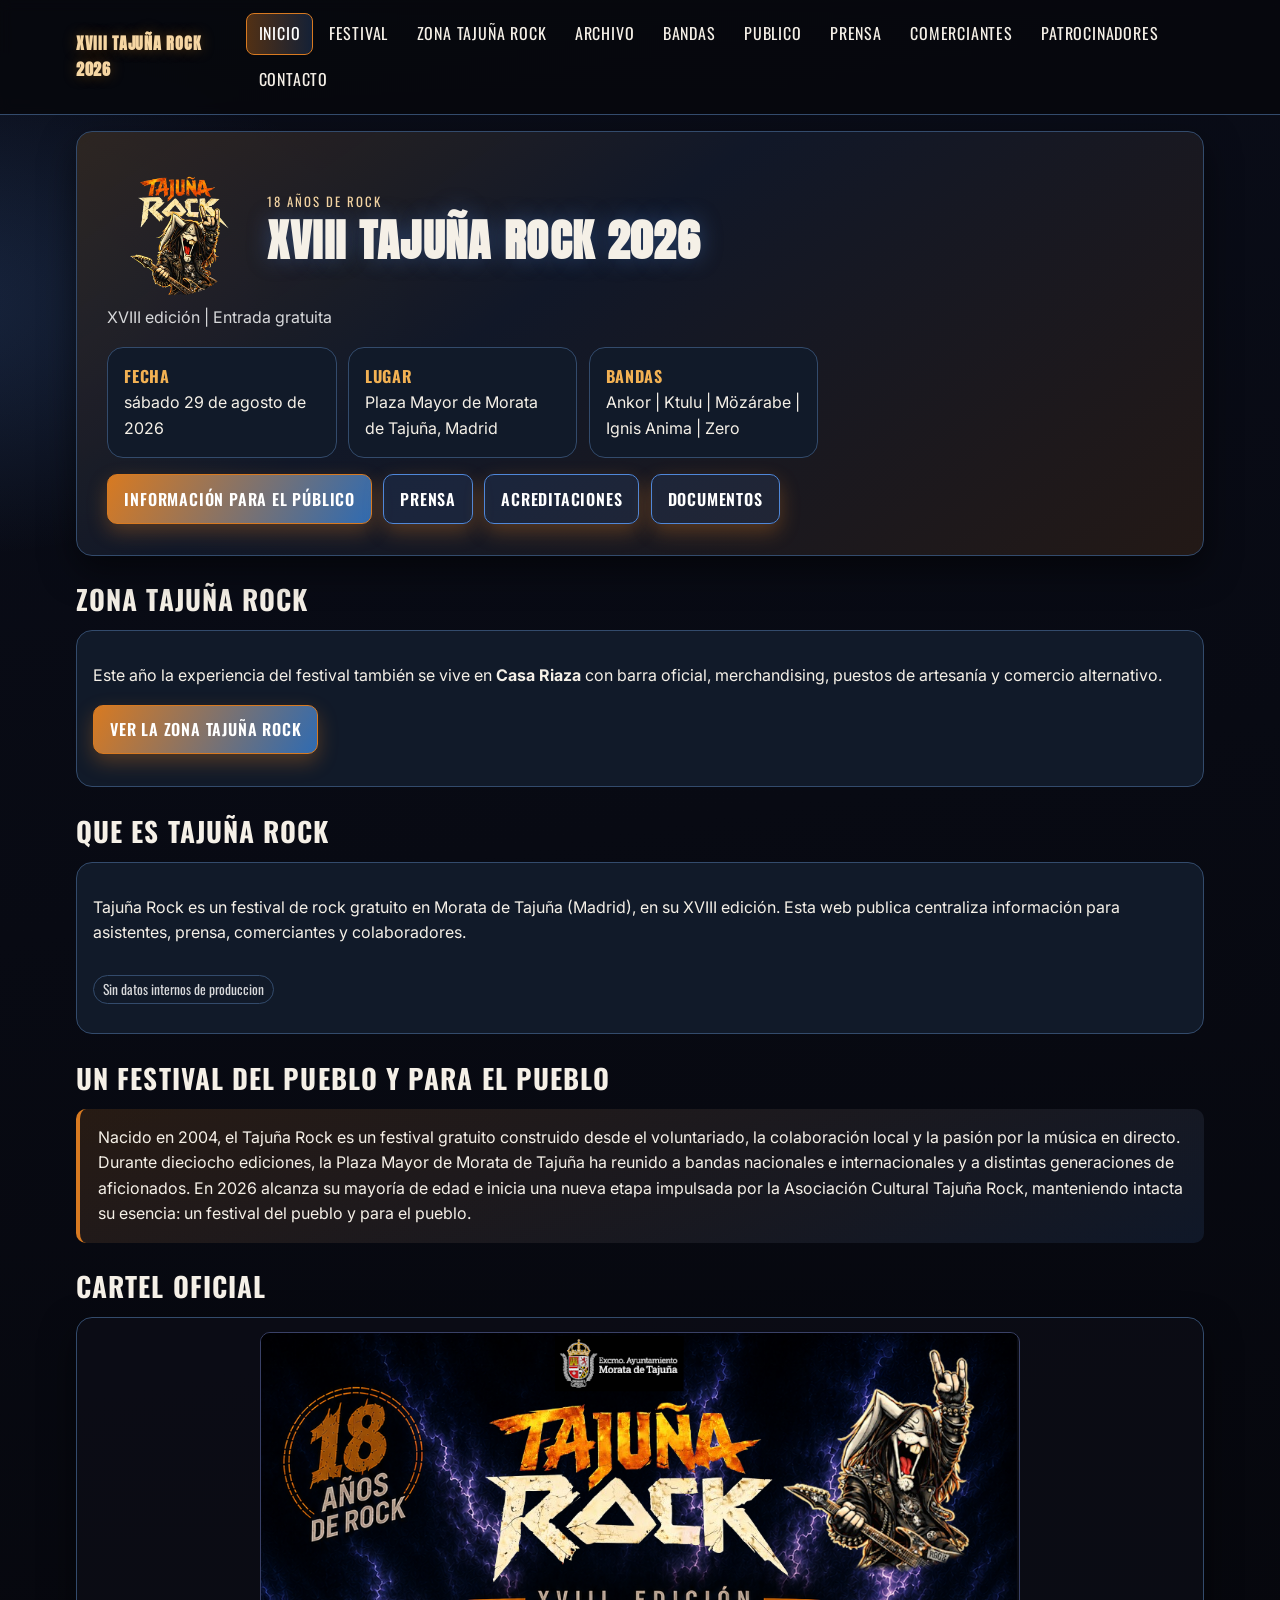
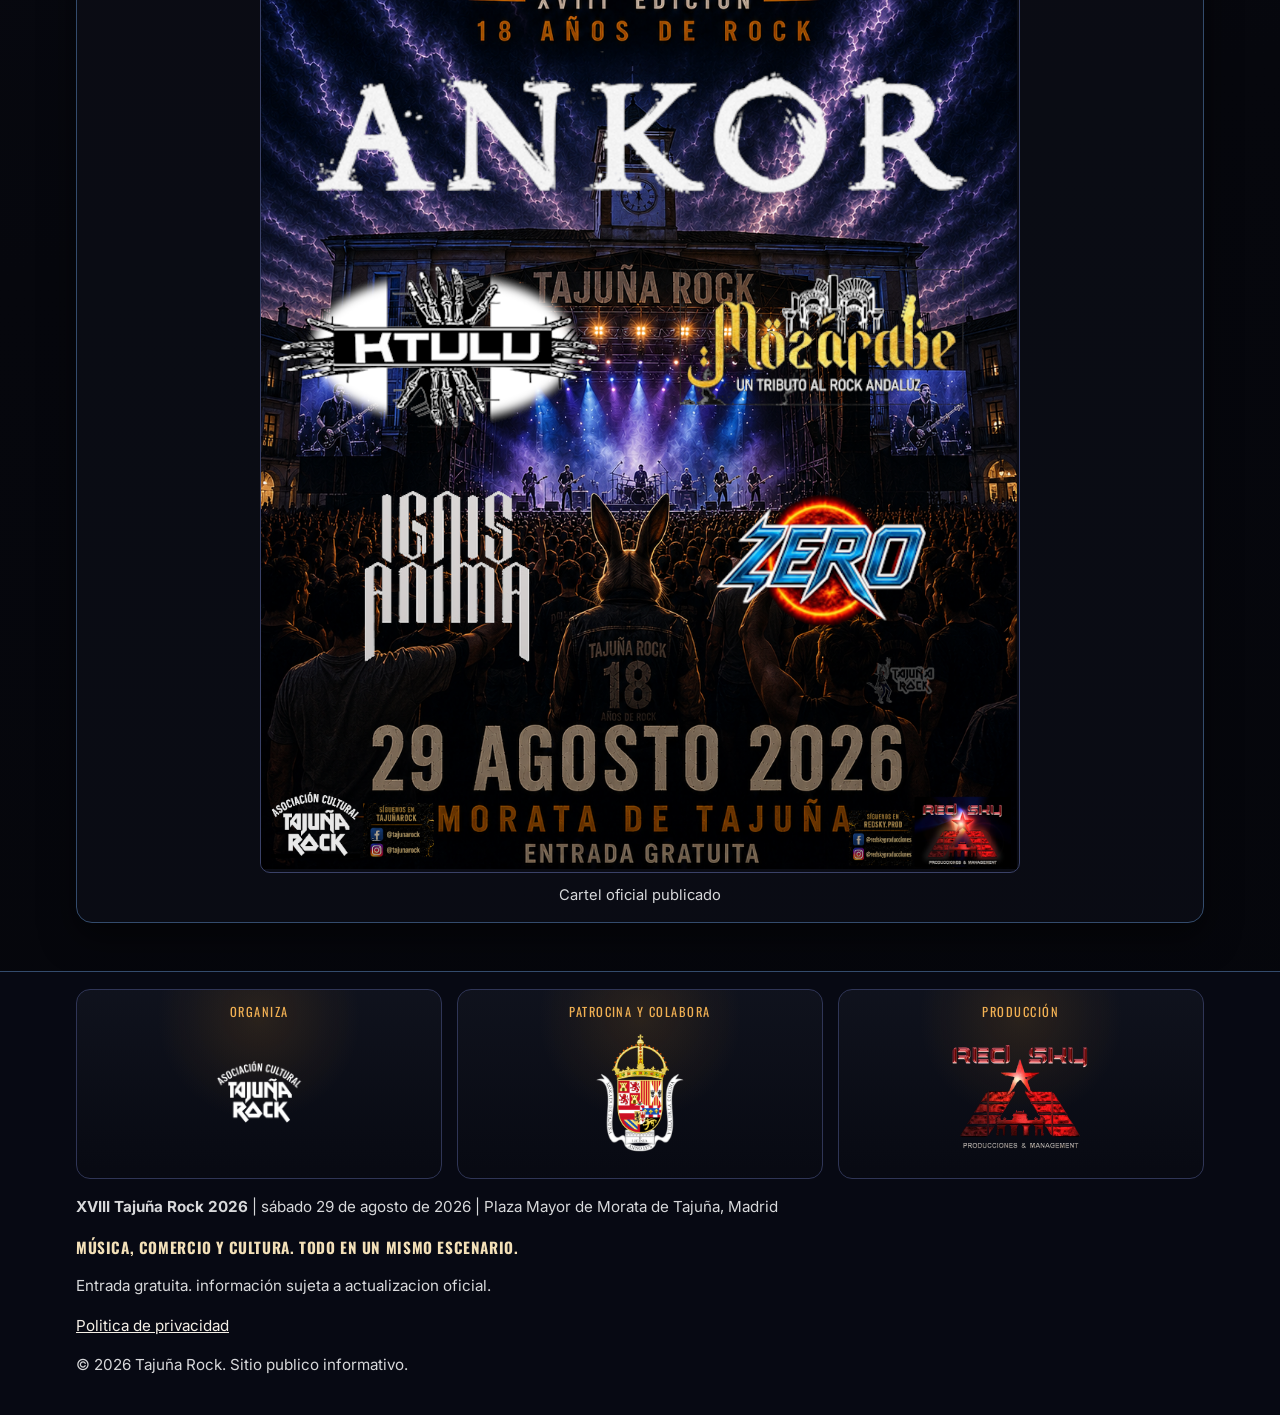
<file: index.html>
﻿<!doctype html>
<html lang="es">
  <head>
    <meta charset="utf-8" />
    <meta name="viewport" content="width=device-width, initial-scale=1" />
    <title>XVIII Tajuña Rock 2026 | Inicio</title>
    <meta
      name="description"
      content="Web oficial informativa del XVIII Tajuña Rock 2026: festival gratuito en Morata de Tajuña, Madrid. información para publico, prensa, bandas y colaboradores."
    />
    <meta property="og:title" content="XVIII Tajuña Rock 2026" />
    <meta
      property="og:description"
      content="Festival gratuito en Morata de Tajuña, Madrid. información para publico, prensa, bandas y colaboradores."
    />
    <meta property="og:type" content="website" />
    <meta property="og:locale" content="es_ES" />
    <meta property="og:image" content="https://juanda-ecaweb.github.io/Tajuna-Rock/imagenes/cartel/tajunarock_18_edicion.png" />
    <meta name="twitter:card" content="summary_large_image" />
    <meta name="twitter:image" content="https://juanda-ecaweb.github.io/Tajuna-Rock/imagenes/cartel/tajunarock_18_edicion.png" />
    <link rel="canonical" href="https://juanda-ecaweb.github.io/Tajuna-Rock/" />
    <link rel="stylesheet" href="css/estilos.css" />
    <!-- TODO: anadir favicon cuando exista un logo publico adecuado -->
    <script defer src="js/datos.js"></script>
    <script defer src="js/principal.js"></script>
    <script type="application/ld+json" data-event-jsonld></script>
  </head>
  <body>
    <a href="#contenido" class="skip-link">Saltar al contenido principal</a>
    <div data-site-header></div>

    <main id="contenido" class="page">
      <section class="hero hero-home" aria-labelledby="titulo-principal">
        <div class="hero-copy">
          <div class="hero-title-row">
            <img class="hero-title-conejo" src="imagenes/logos/tajuna-rock-conejo-logo.png" alt="Logotipo Tajuña Rock con conejo" />
            <div class="hero-title-text">
              <p class="eyebrow">18 años de rock</p>
              <h1 id="titulo-principal" data-festival-nombre></h1>
            </div>
          </div>
          <p class="hero-lead"><span data-festival-edicion></span> | Entrada <span data-festival-entrada></span></p>
          <div class="meta-grid" aria-label="Datos principales del festival">
            <div class="meta-item"><strong>Fecha</strong><br /><span data-festival-fecha></span></div>
            <div class="meta-item"><strong>Lugar</strong><br /><span data-festival-lugar></span></div>
            <div class="meta-item"><strong>Bandas</strong><br /><span data-bandas-inline></span></div>
          </div>
          <div class="action-row">
            <a class="btn" href="publico.html">Información para el público</a>
            <a class="btn alt" href="prensa.html">Prensa</a>
            <a class="btn alt" href="prensa.html#acreditaciones-prensa">Acreditaciones</a>
            <a class="btn alt" href="publico.html#documentos">Documentos</a>
          </div>
        </div>
      </section>

      <section class="section" aria-labelledby="zona-home-title">
        <h2 id="zona-home-title">Zona Tajuña Rock</h2>
        <div class="info-block">
          <p>
            Este año la experiencia del festival también se vive en <strong>Casa Riaza</strong> con barra oficial,
            merchandising, puestos de artesanía y comercio alternativo.
          </p>
          <p><a class="btn" href="zona-tajuna-rock.html">Ver la Zona Tajuña Rock</a></p>
        </div>
      </section>

      <section class="section" aria-labelledby="que-es">
        <h2 id="que-es">Que es Tajuña Rock</h2>
        <div class="info-block">
          <p>
            Tajuña Rock es un festival de rock gratuito en Morata de Tajuña (Madrid), en su XVIII edición.
            Esta web publica centraliza información para asistentes, prensa, comerciantes y colaboradores.
          </p>
          <p class="tag">Sin datos internos de produccion</p>
        </div>
      </section>

      <section class="section" aria-labelledby="historia-breve-title">
        <h2 id="historia-breve-title">Un festival del pueblo y para el pueblo</h2>
        <blockquote class="history-quote" data-historia-breve></blockquote>
      </section>

      <section class="section" aria-labelledby="cartel-oficial">
        <h2 id="cartel-oficial">Cartel oficial</h2>
        <div data-cartel-oficial></div>
      </section>
    </main>

    <div data-site-footer></div>
  </body>
</html>
</file>
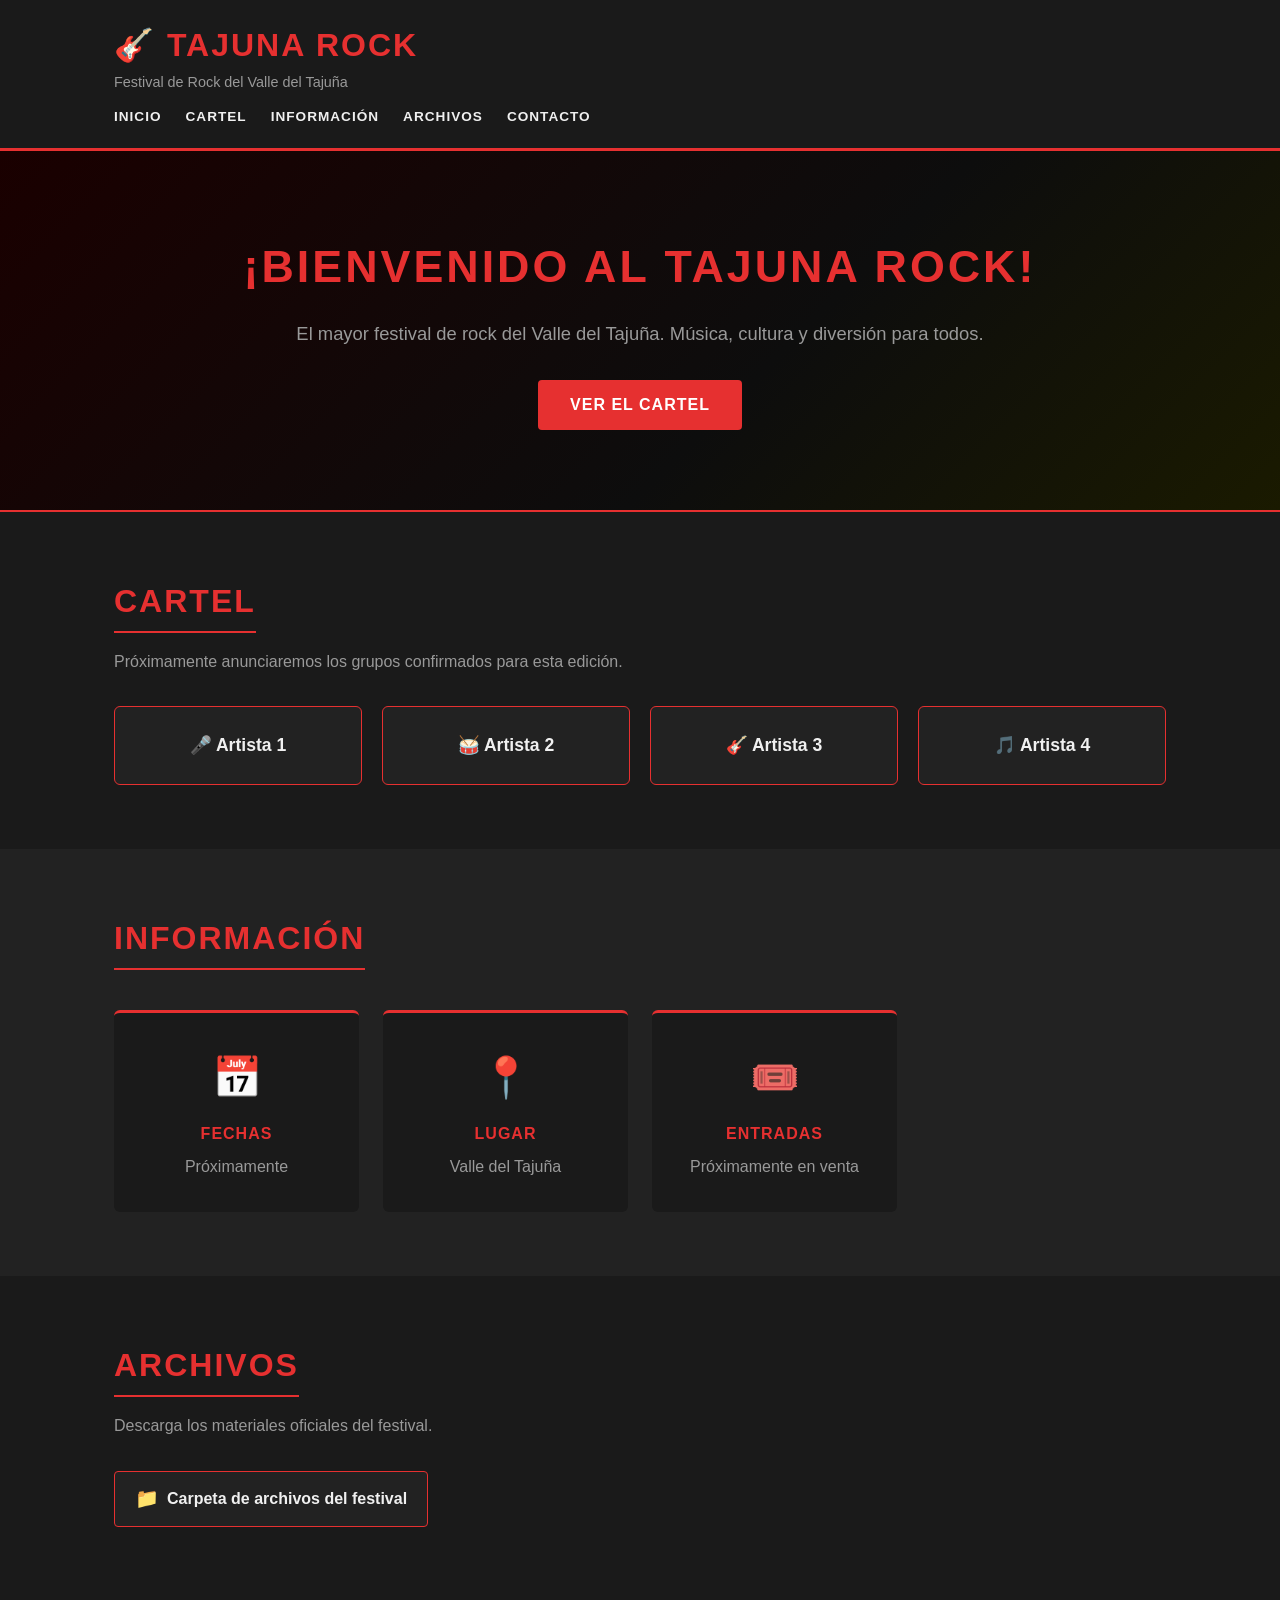
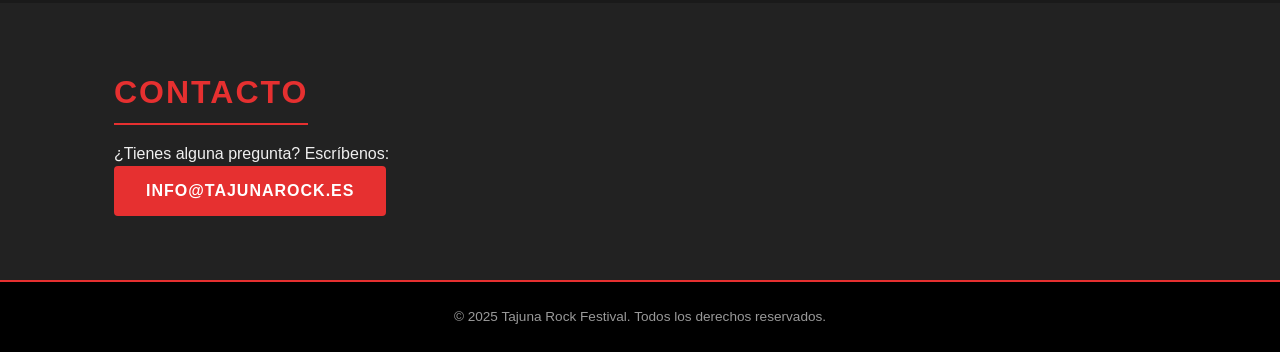
<file: web/index.html>
<!DOCTYPE html>
<html lang="es">
<head>
  <meta charset="UTF-8" />
  <meta name="viewport" content="width=device-width, initial-scale=1.0" />
  <title>Tajuna Rock Festival</title>
  <link rel="stylesheet" href="css/style.css" />
</head>
<body>

  <!-- CABECERA -->
  <header class="site-header">
    <div class="container">
      <h1 class="site-title">🎸 Tajuna Rock</h1>
      <p class="site-subtitle">Festival de Rock del Valle del Tajuña</p>
      <nav class="site-nav">
        <a href="#inicio">Inicio</a>
        <a href="#cartel">Cartel</a>
        <a href="#info">Información</a>
        <a href="#archivos">Archivos</a>
        <a href="#contacto">Contacto</a>
      </nav>
    </div>
  </header>

  <!-- HERO -->
  <section id="inicio" class="hero">
    <div class="container">
      <h2>¡Bienvenido al Tajuna Rock!</h2>
      <p>El mayor festival de rock del Valle del Tajuña. Música, cultura y diversión para todos.</p>
      <a href="#cartel" class="btn-primary">Ver el cartel</a>
    </div>
  </section>

  <!-- CARTEL -->
  <section id="cartel" class="section-light">
    <div class="container">
      <h2 class="section-title">Cartel</h2>
      <p class="section-desc">Próximamente anunciaremos los grupos confirmados para esta edición.</p>
      <div class="band-grid">
        <div class="band-card">🎤 Artista 1</div>
        <div class="band-card">🥁 Artista 2</div>
        <div class="band-card">🎸 Artista 3</div>
        <div class="band-card">🎵 Artista 4</div>
      </div>
    </div>
  </section>

  <!-- INFORMACIÓN -->
  <section id="info" class="section-dark">
    <div class="container">
      <h2 class="section-title">Información</h2>
      <div class="info-grid">
        <div class="info-card">
          <span class="info-icon">📅</span>
          <h3>Fechas</h3>
          <p>Próximamente</p>
        </div>
        <div class="info-card">
          <span class="info-icon">📍</span>
          <h3>Lugar</h3>
          <p>Valle del Tajuña</p>
        </div>
        <div class="info-card">
          <span class="info-icon">🎟️</span>
          <h3>Entradas</h3>
          <p>Próximamente en venta</p>
        </div>
      </div>
    </div>
  </section>

  <!-- ARCHIVOS -->
  <section id="archivos" class="section-light">
    <div class="container">
      <h2 class="section-title">Archivos</h2>
      <p class="section-desc">Descarga los materiales oficiales del festival.</p>
      <ul class="file-list">
        <li>
          <a href="../archivos/" class="file-link">
            <span class="file-icon">📁</span> Carpeta de archivos del festival
          </a>
        </li>
      </ul>
    </div>
  </section>

  <!-- CONTACTO -->
  <section id="contacto" class="section-dark">
    <div class="container">
      <h2 class="section-title">Contacto</h2>
      <p>¿Tienes alguna pregunta? Escríbenos:</p>
      <a href="mailto:info@tajunarock.es" class="btn-primary">info@tajunarock.es</a>
    </div>
  </section>

  <!-- PIE DE PÁGINA -->
  <footer class="site-footer">
    <div class="container">
      <p>&copy; 2025 Tajuna Rock Festival. Todos los derechos reservados.</p>
    </div>
  </footer>

  <script src="js/main.js"></script>
</body>
</html>
</file>
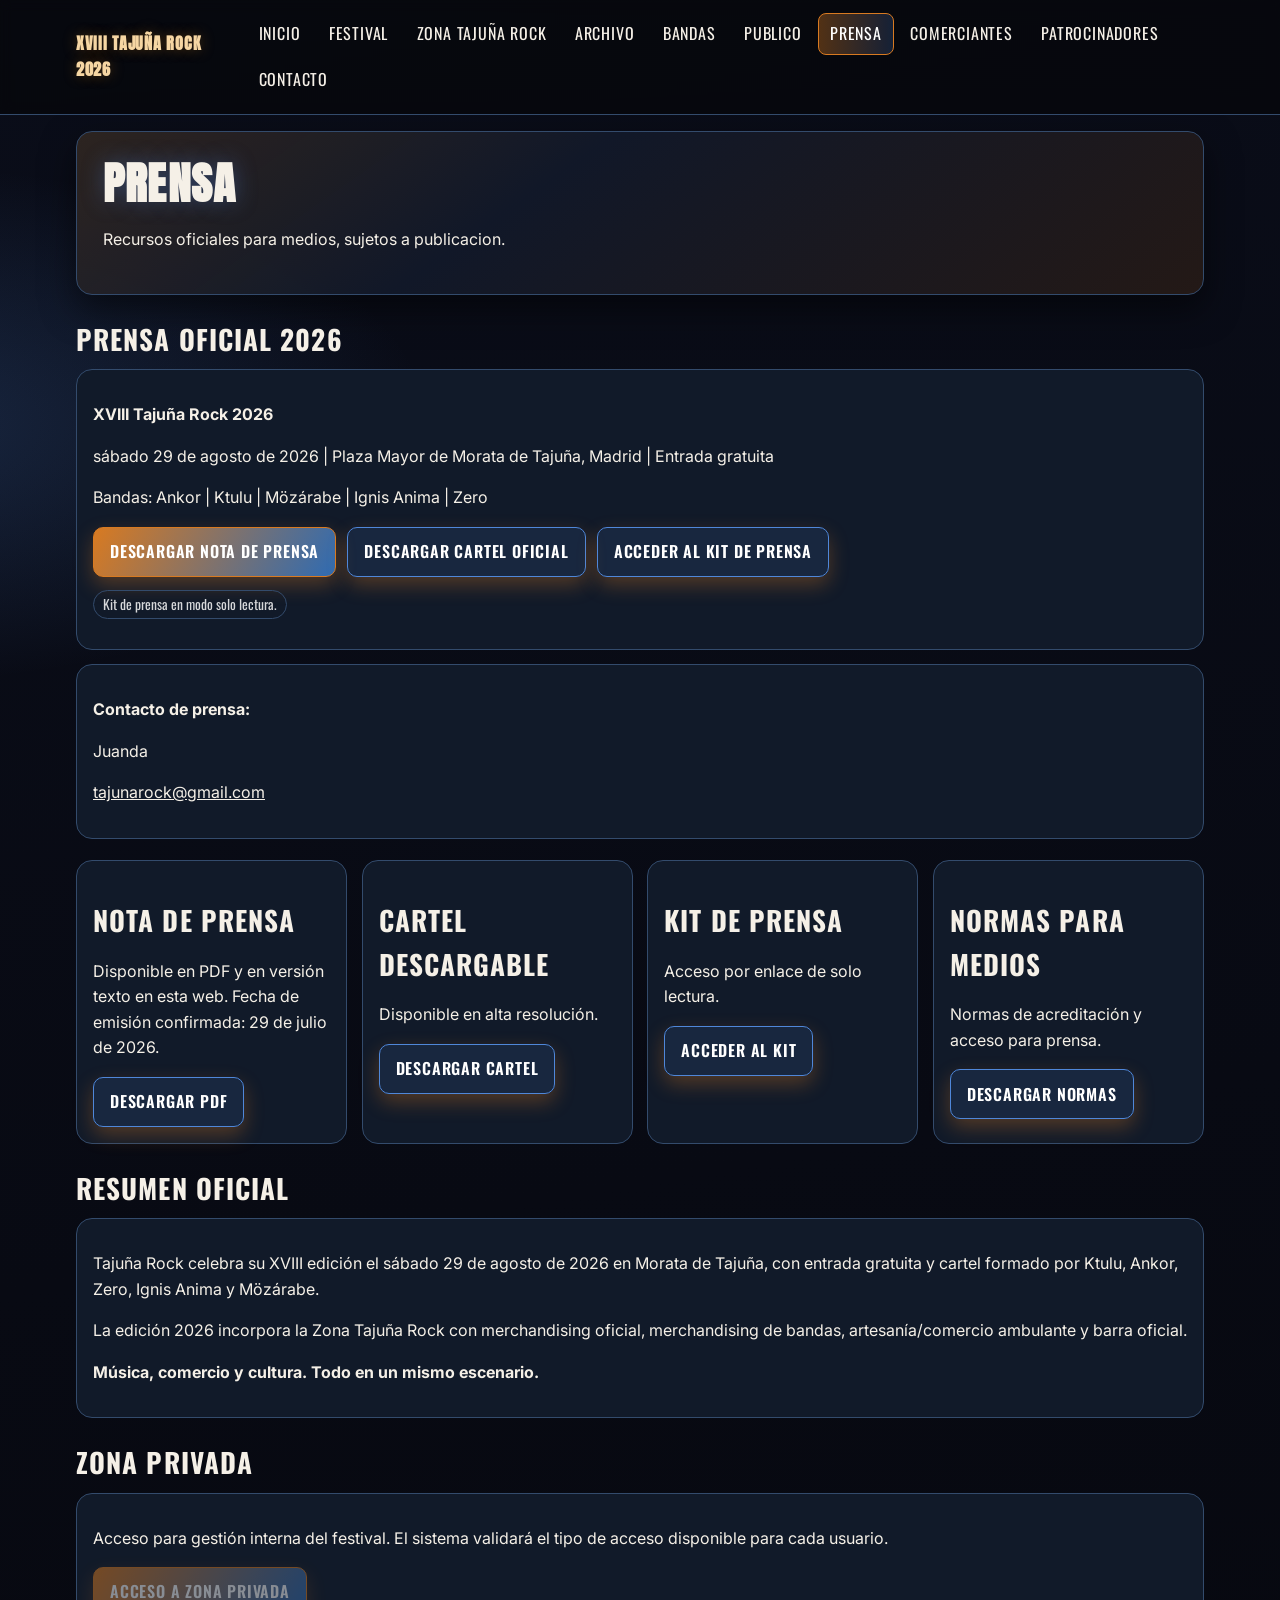
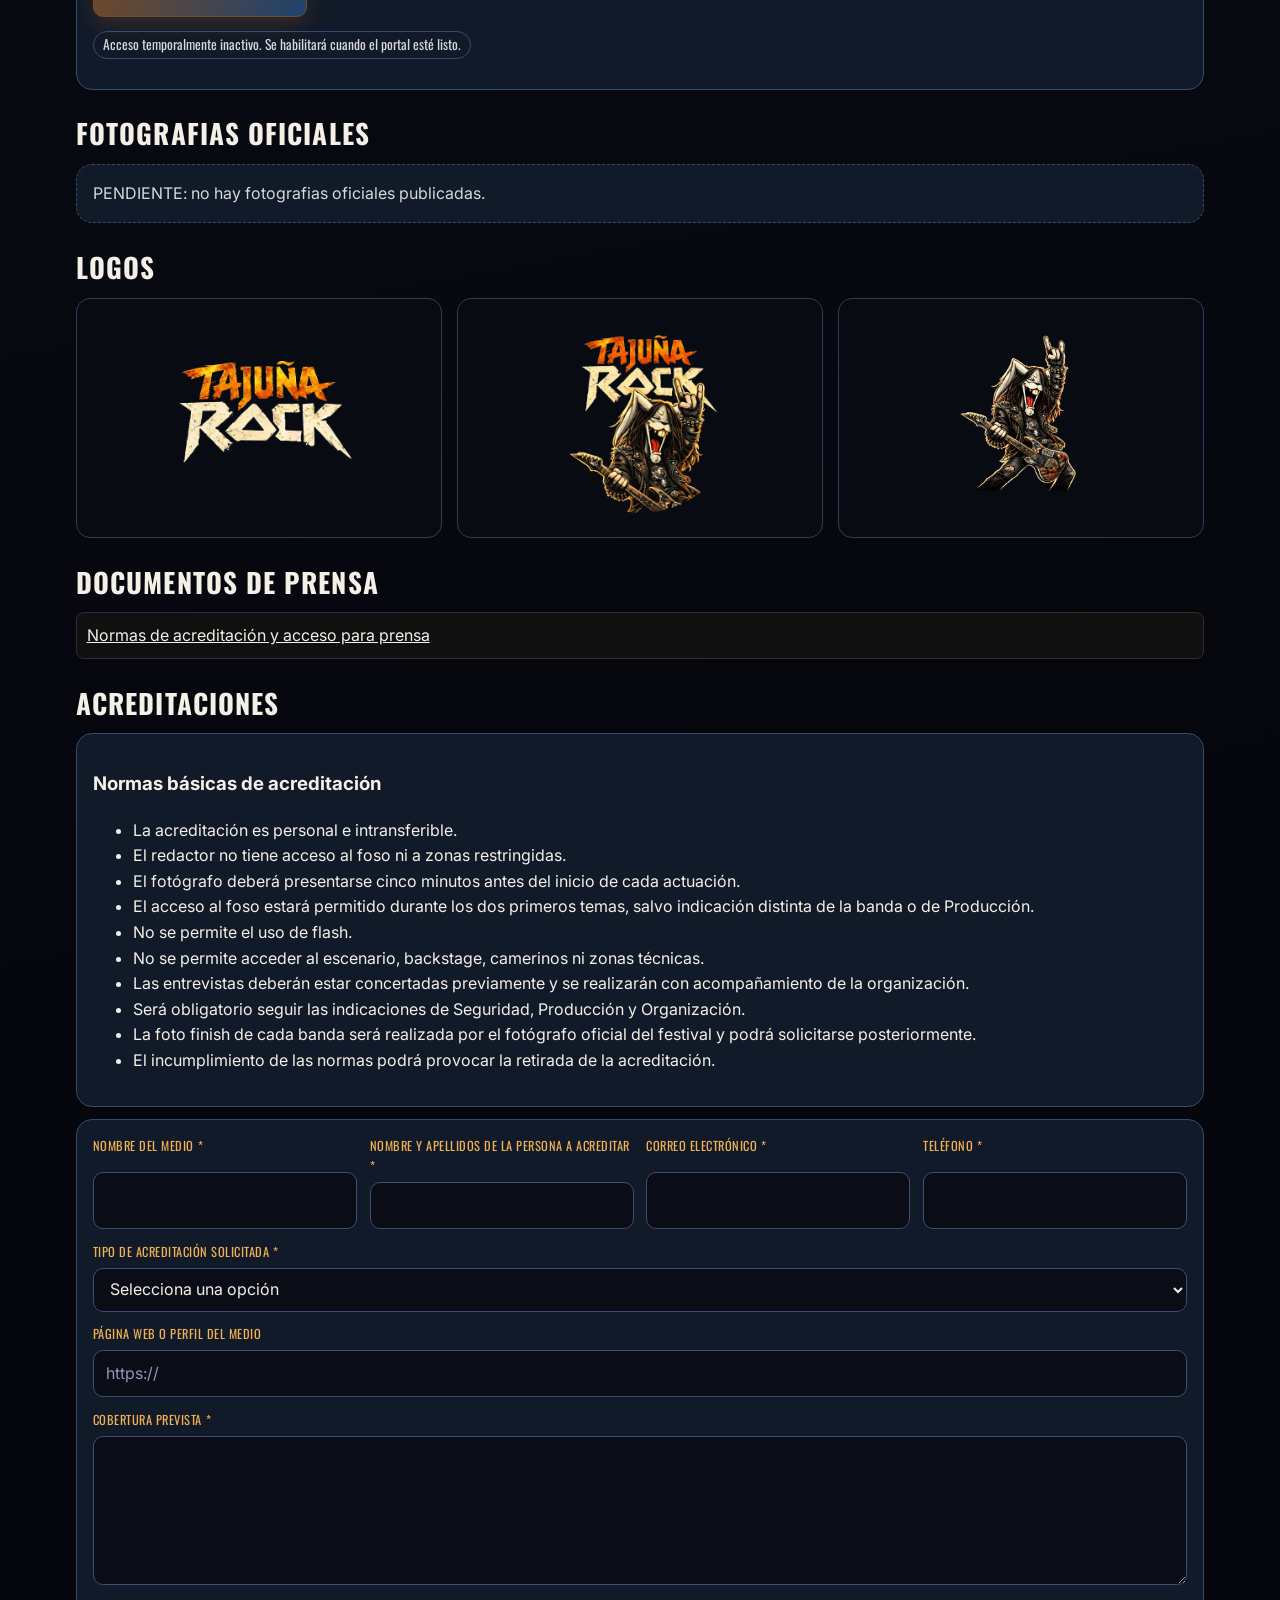
<file: acreditaciones.html>
﻿<!doctype html>
<html lang="es">
  <head>
    <meta charset="utf-8" />
    <meta name="viewport" content="width=device-width, initial-scale=1" />
    <title>XVIII Tajuña Rock 2026 | Acreditaciones</title>
    <meta http-equiv="refresh" content="0; url=prensa.html#acreditaciones-prensa" />
    <meta
      name="description"
      content="Pagina de acreditaciones para prensa, fotografia y video/reportero del XVIII Tajuña Rock 2026."
    />
    <meta property="og:title" content="XVIII Tajuña Rock 2026 | Acreditaciones" />
    <meta
      property="og:description"
      content="Solicitud de acreditaciones del festival cuando exista formulario oficial."
    />
    <meta property="og:type" content="website" />
    <meta property="og:locale" content="es_ES" />
    <link rel="stylesheet" href="css/estilos.css" />
    <script defer src="js/datos.js"></script>
    <script defer src="js/principal.js"></script>
    <script type="application/ld+json" data-event-jsonld></script>
  </head>
  <body>
    <main class="page">
      <section class="hero" aria-labelledby="acreditaciones-title">
        <h1 id="acreditaciones-title">Acreditaciones</h1>
        <p>Esta sección se ha integrado en <a href="prensa.html#acreditaciones-prensa">Prensa</a>.</p>
      </section>
    </main>
  </body>
</html>
</file>
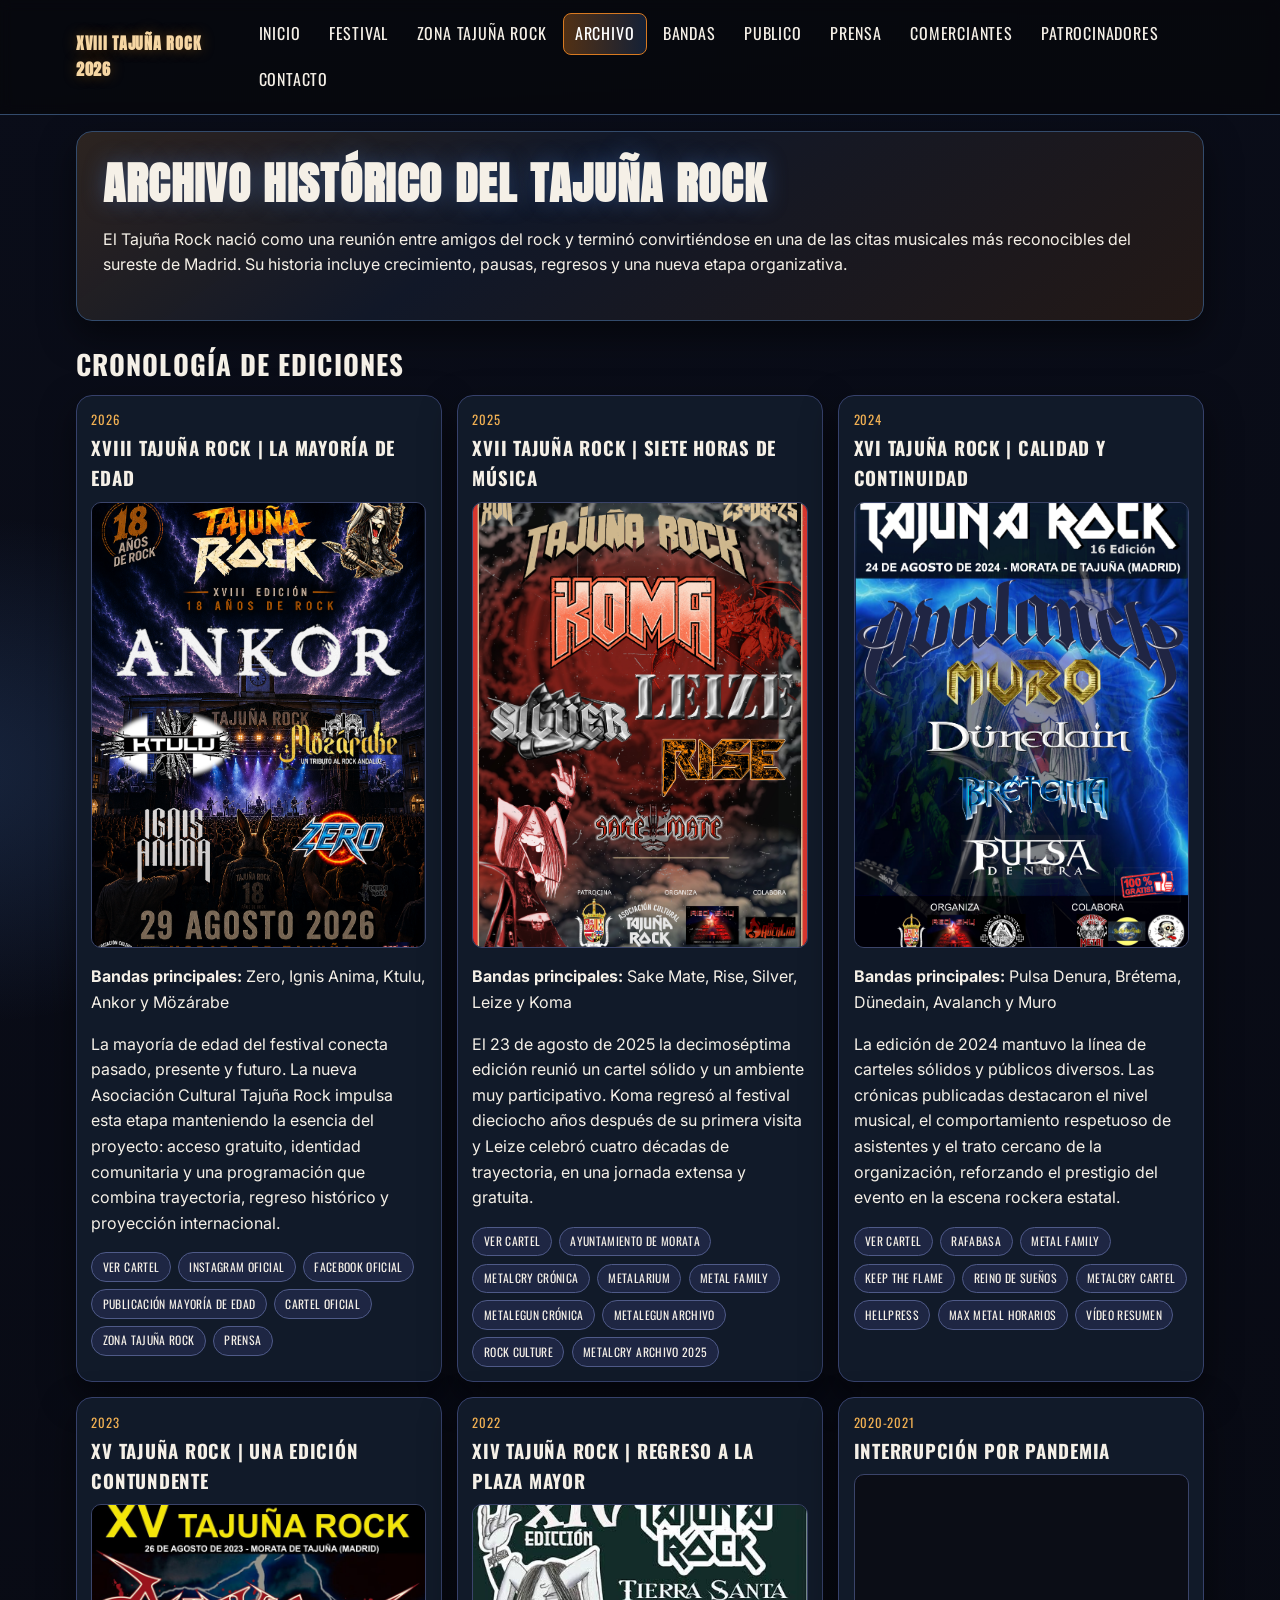
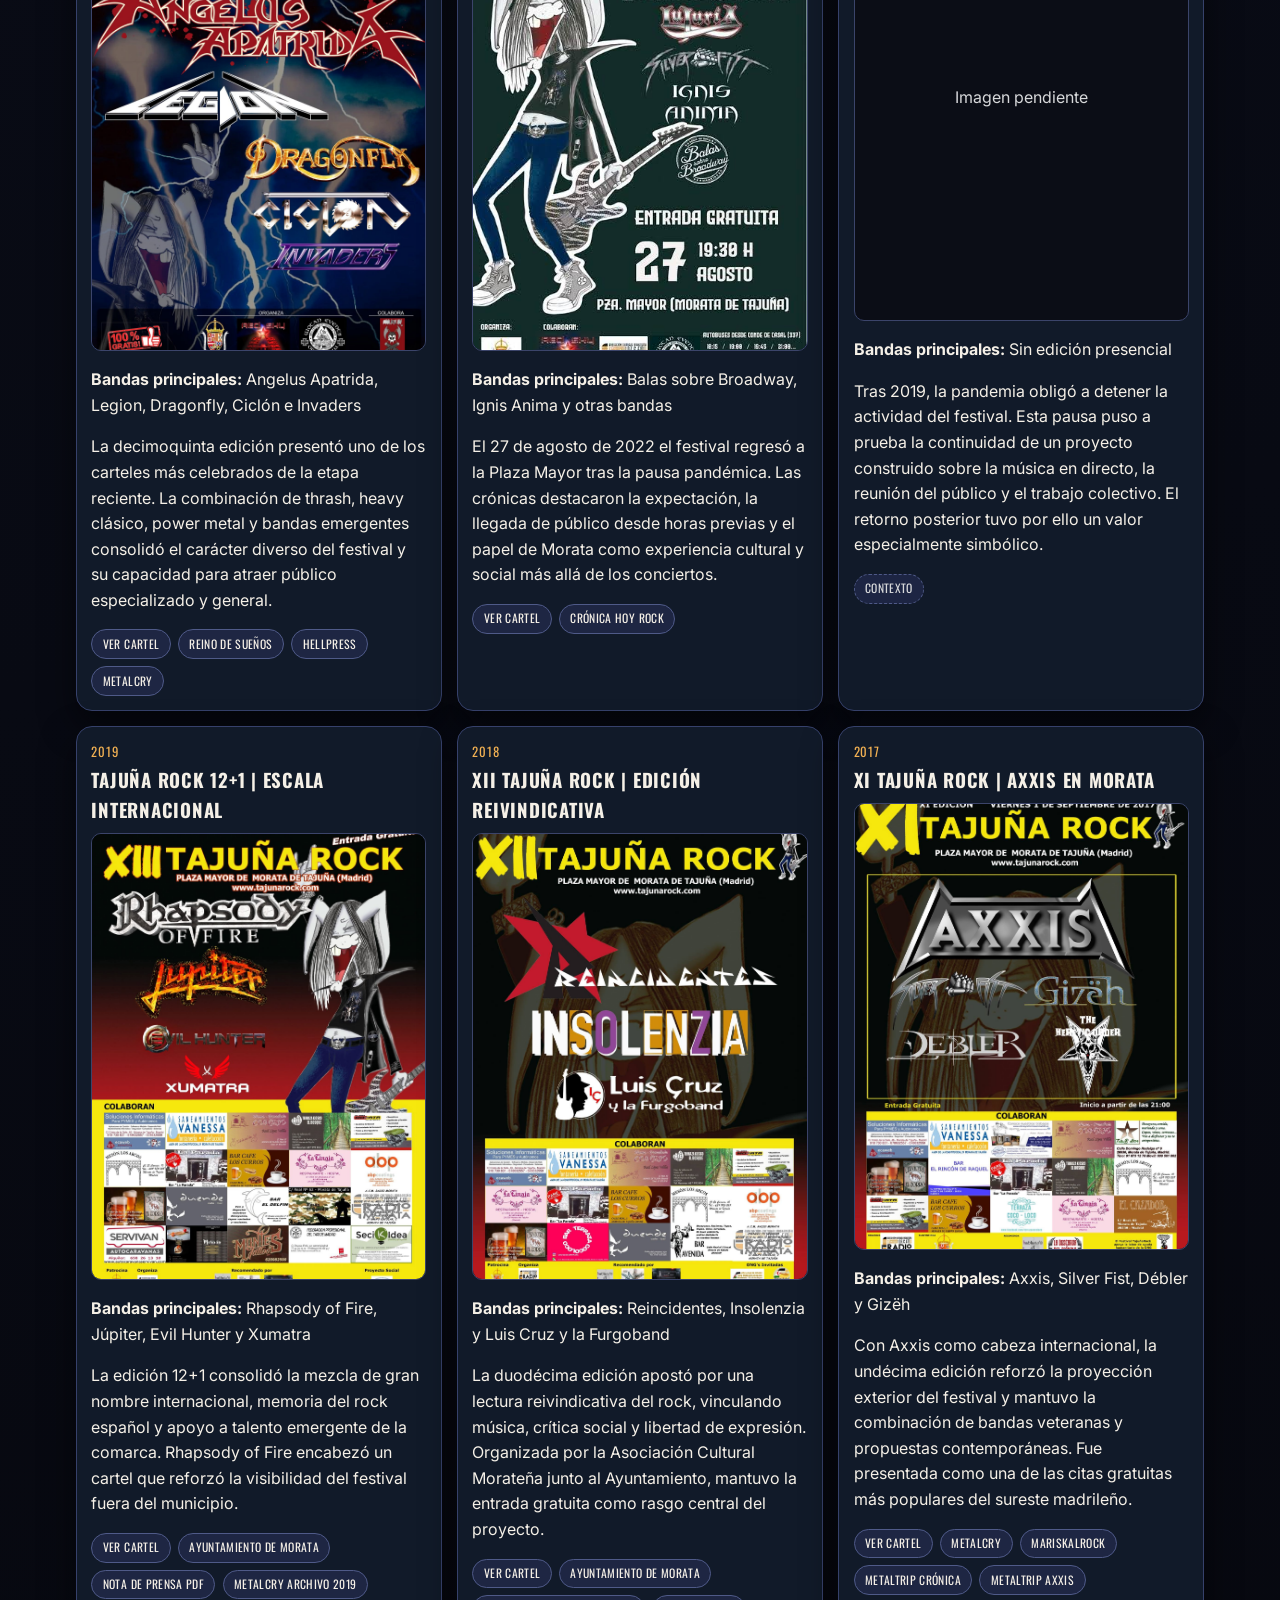
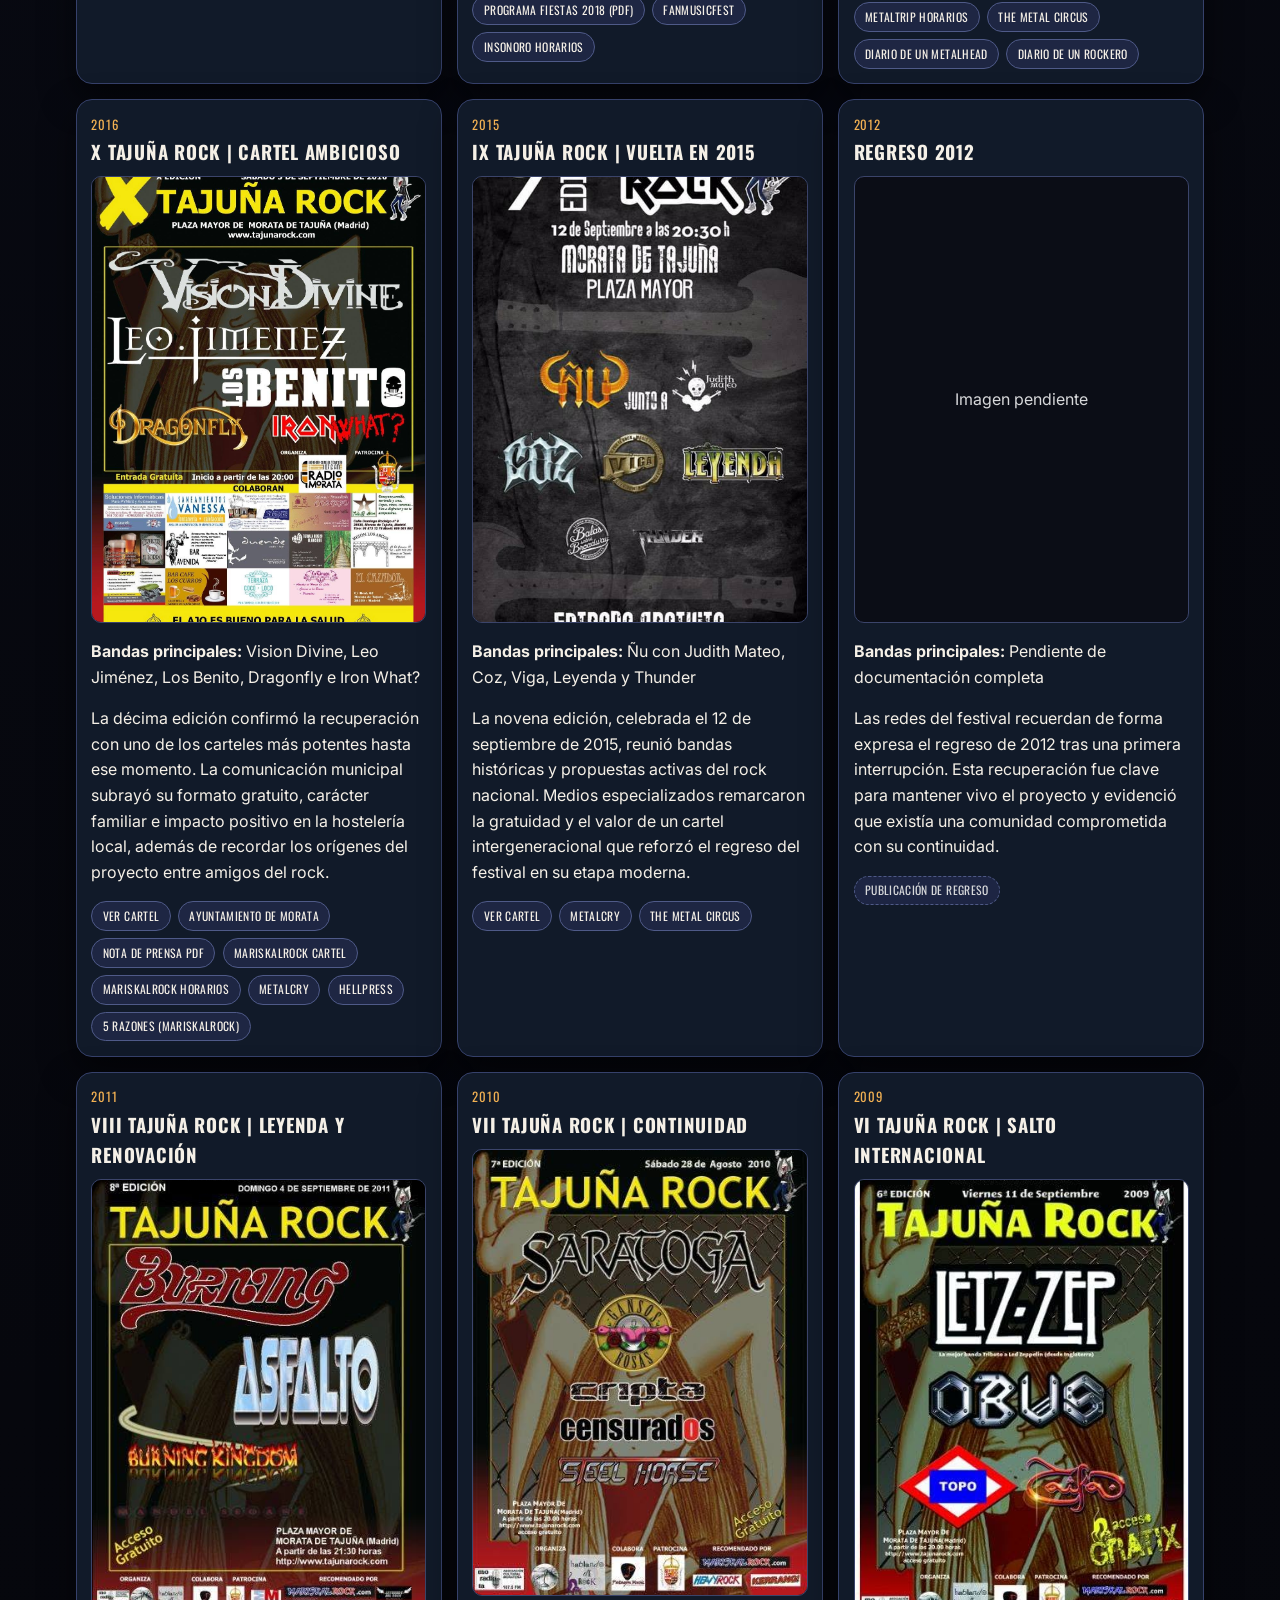
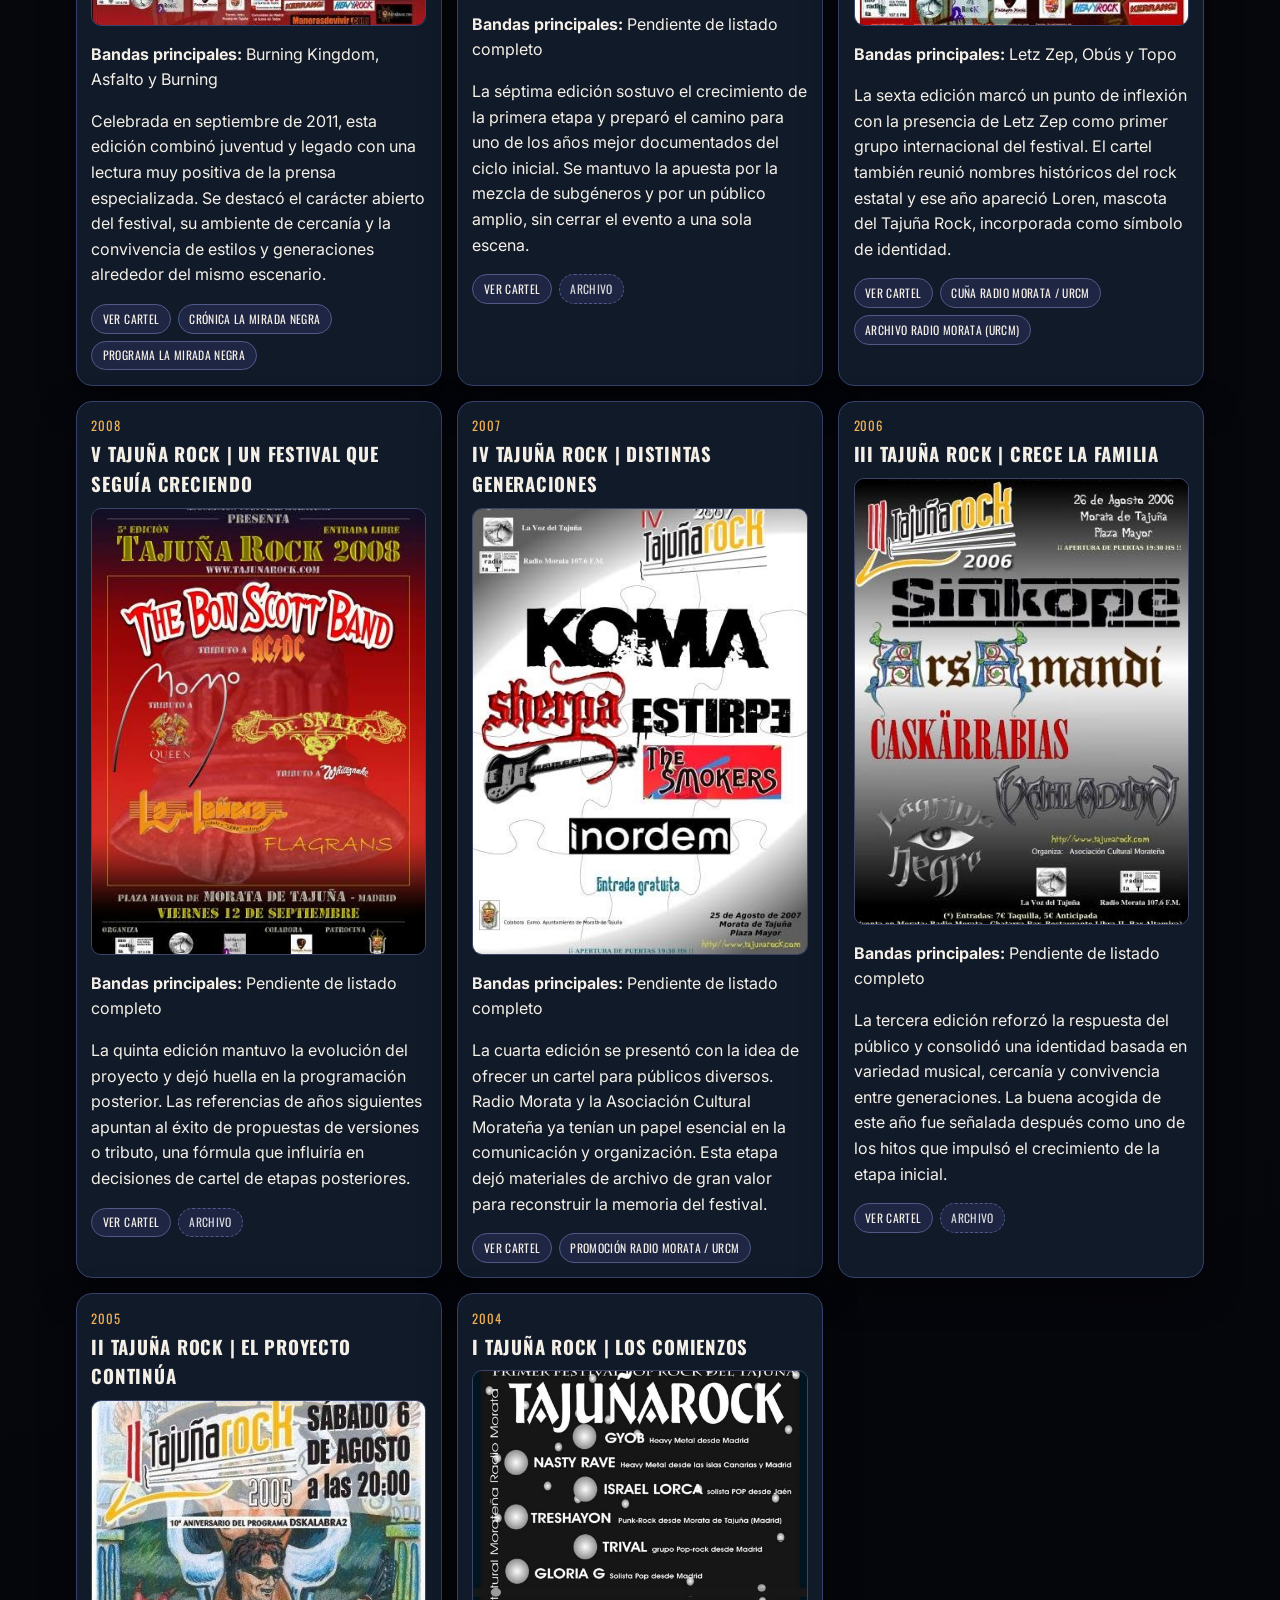
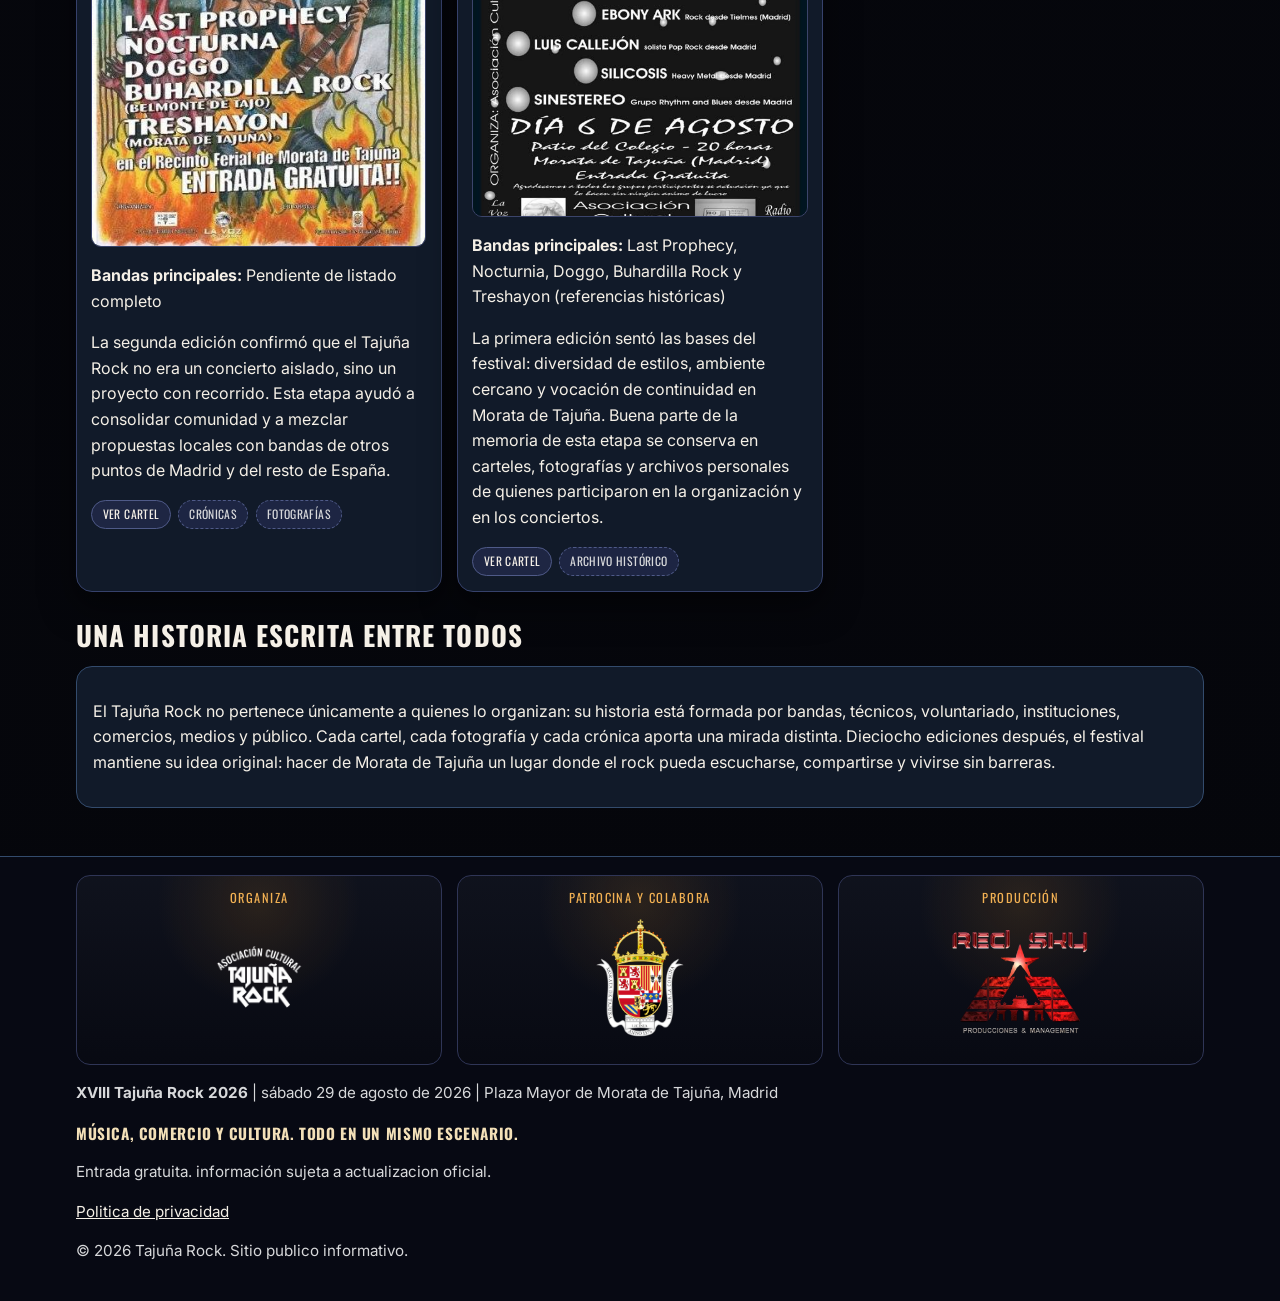
<file: archivo.html>
<!doctype html>
<html lang="es">
  <head>
    <meta charset="utf-8" />
    <meta name="viewport" content="width=device-width, initial-scale=1" />
    <title>XVIII Tajuña Rock 2026 | Archivo Histórico</title>
    <meta
      name="description"
      content="Archivo histórico del Tajuña Rock: cronología de ediciones, contexto y referencias externas para ampliar información."
    />
    <meta property="og:title" content="XVIII Tajuña Rock 2026 | Archivo Histórico" />
    <meta
      property="og:description"
      content="Dieciocho ediciones de música, amistad y resistencia en Morata de Tajuña."
    />
    <meta property="og:type" content="website" />
    <meta property="og:locale" content="es_ES" />
    <meta property="og:image" content="https://juanda-ecaweb.github.io/Tajuna-Rock/imagenes/cartel/tajunarock_18_edicion.png" />
    <meta name="twitter:card" content="summary_large_image" />
    <meta name="twitter:image" content="https://juanda-ecaweb.github.io/Tajuna-Rock/imagenes/cartel/tajunarock_18_edicion.png" />
    <link rel="canonical" href="https://juanda-ecaweb.github.io/Tajuna-Rock/archivo.html" />
    <link rel="stylesheet" href="css/estilos.css" />
    <script defer src="js/datos.js"></script>
    <script defer src="js/principal.js"></script>
    <script type="application/ld+json" data-event-jsonld></script>
  </head>
  <body>
    <a href="#contenido" class="skip-link">Saltar al contenido principal</a>
    <div data-site-header></div>

    <main id="contenido" class="page">
      <section class="hero" aria-labelledby="archivo-title">
        <h1 id="archivo-title">Archivo histórico del Tajuña Rock</h1>
        <p data-archivo-intro>
          Dieciocho ediciones de música, amistad y resistencia.
        </p>
      </section>

      <section class="section" aria-labelledby="archivo-timeline-title">
        <h2 id="archivo-timeline-title">Cronología de ediciones</h2>
        <div class="timeline-grid" data-archivo-timeline></div>
      </section>

      <section class="section" aria-labelledby="archivo-cierre-title">
        <h2 id="archivo-cierre-title">Una historia escrita entre todos</h2>
        <div class="info-block" data-archivo-cierre></div>
      </section>
    </main>

    <div data-site-footer></div>
  </body>
</html>
</file>
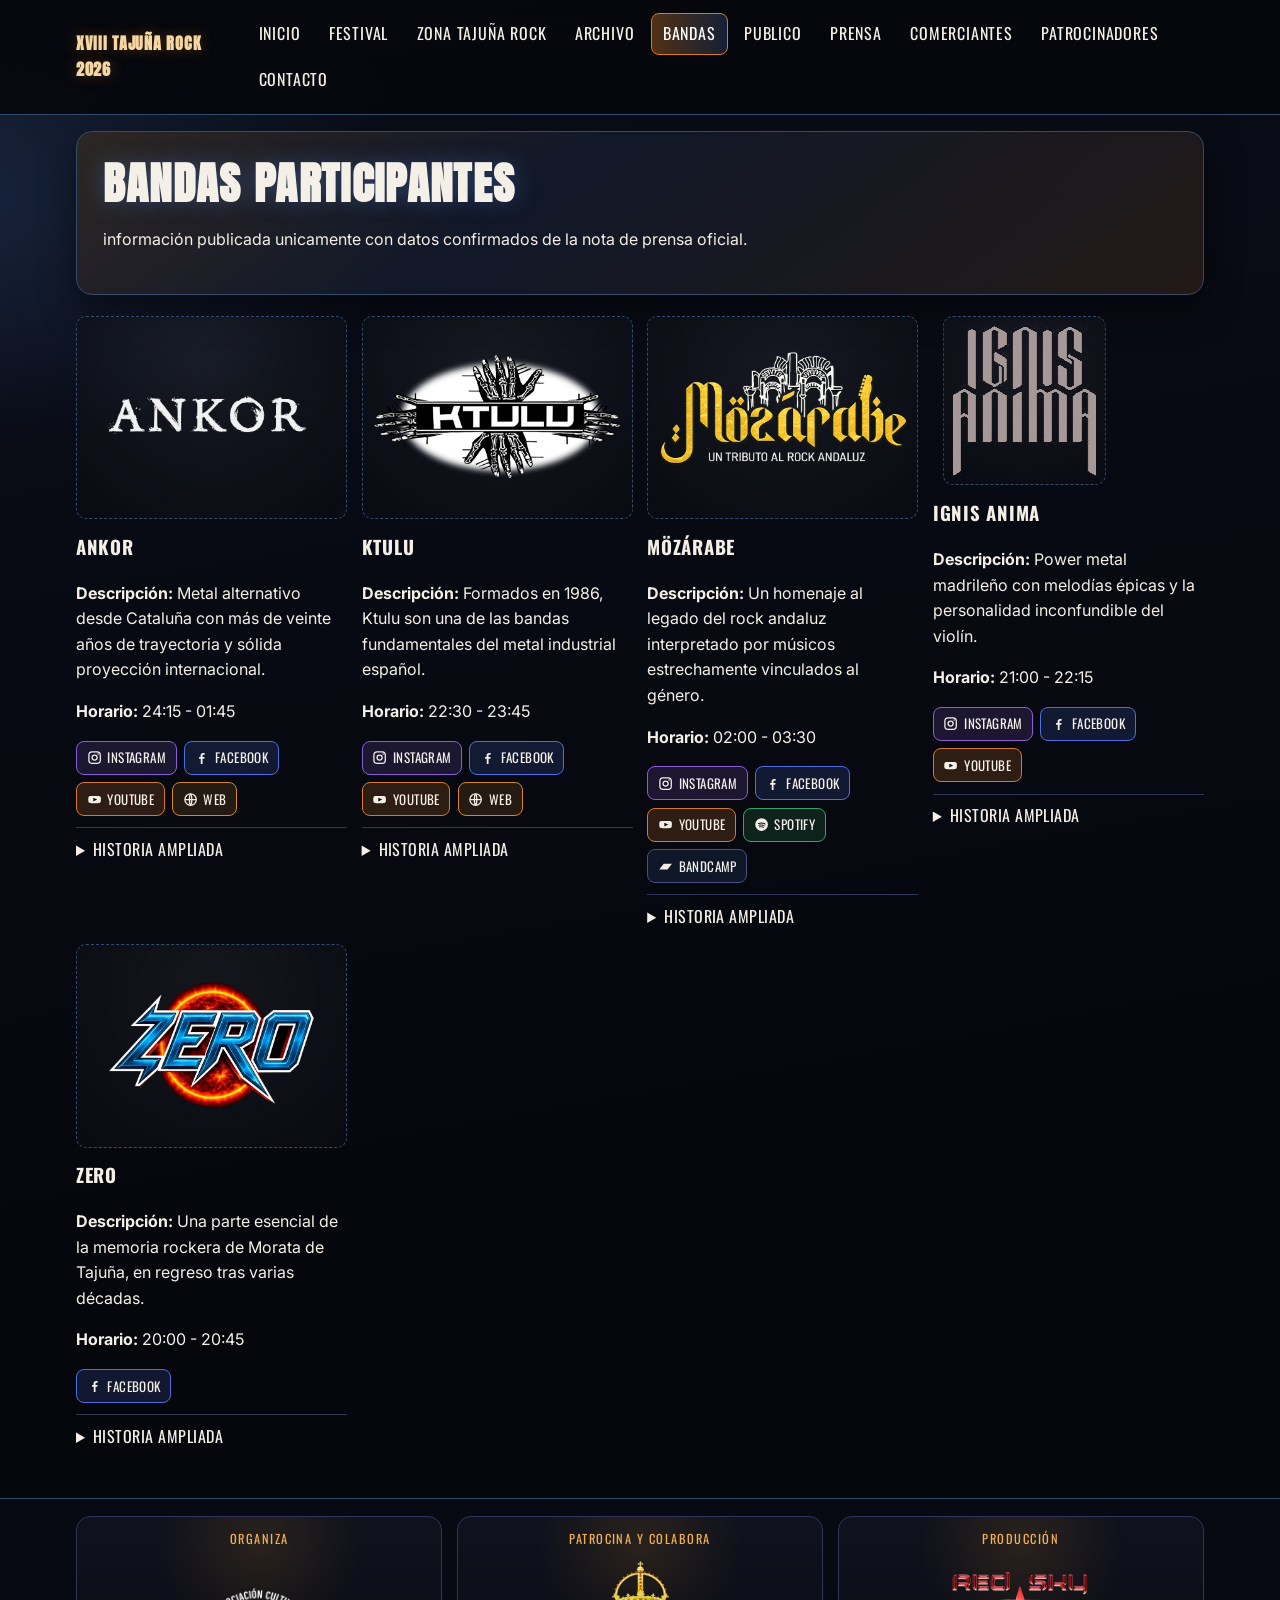
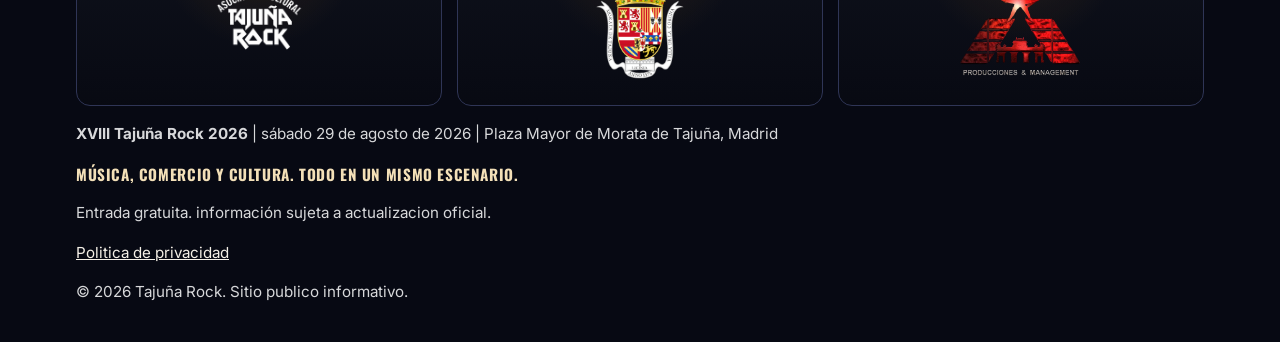
<file: bandas.html>
﻿<!doctype html>
<html lang="es">
  <head>
    <meta charset="utf-8" />
    <meta name="viewport" content="width=device-width, initial-scale=1" />
    <title>XVIII Tajuña Rock 2026 | Bandas</title>
    <meta
      name="description"
      content="Ficha de bandas del XVIII Tajuña Rock 2026 con información publica confirmada."
    />
    <meta property="og:title" content="XVIII Tajuña Rock 2026 | Bandas" />
    <meta
      property="og:description"
      content="Listado de bandas participantes en el XVIII Tajuña Rock 2026."
    />
    <meta property="og:type" content="website" />
    <meta property="og:locale" content="es_ES" />
    <meta property="og:image" content="https://juanda-ecaweb.github.io/Tajuna-Rock/imagenes/cartel/tajunarock_18_edicion.png" />
    <meta name="twitter:card" content="summary_large_image" />
    <meta name="twitter:image" content="https://juanda-ecaweb.github.io/Tajuna-Rock/imagenes/cartel/tajunarock_18_edicion.png" />
    <link rel="canonical" href="https://juanda-ecaweb.github.io/Tajuna-Rock/bandas.html" />
    <link rel="stylesheet" href="css/estilos.css" />
    <script defer src="js/datos.js"></script>
    <script defer src="js/principal.js"></script>
    <script type="application/ld+json" data-event-jsonld></script>
  </head>
  <body>
    <a href="#contenido" class="skip-link">Saltar al contenido principal</a>
    <div data-site-header></div>

    <main id="contenido" class="page">
      <section class="hero" aria-labelledby="bandas-title">
        <h1 id="bandas-title">Bandas participantes</h1>
        <p>información publicada unicamente con datos confirmados de la nota de prensa oficial.</p>
      </section>

      <section class="section" aria-label="Fichas de bandas">
        <div class="grid" data-bandas-grid></div>
      </section>
    </main>

    <div data-site-footer></div>
  </body>
</html>
</file>
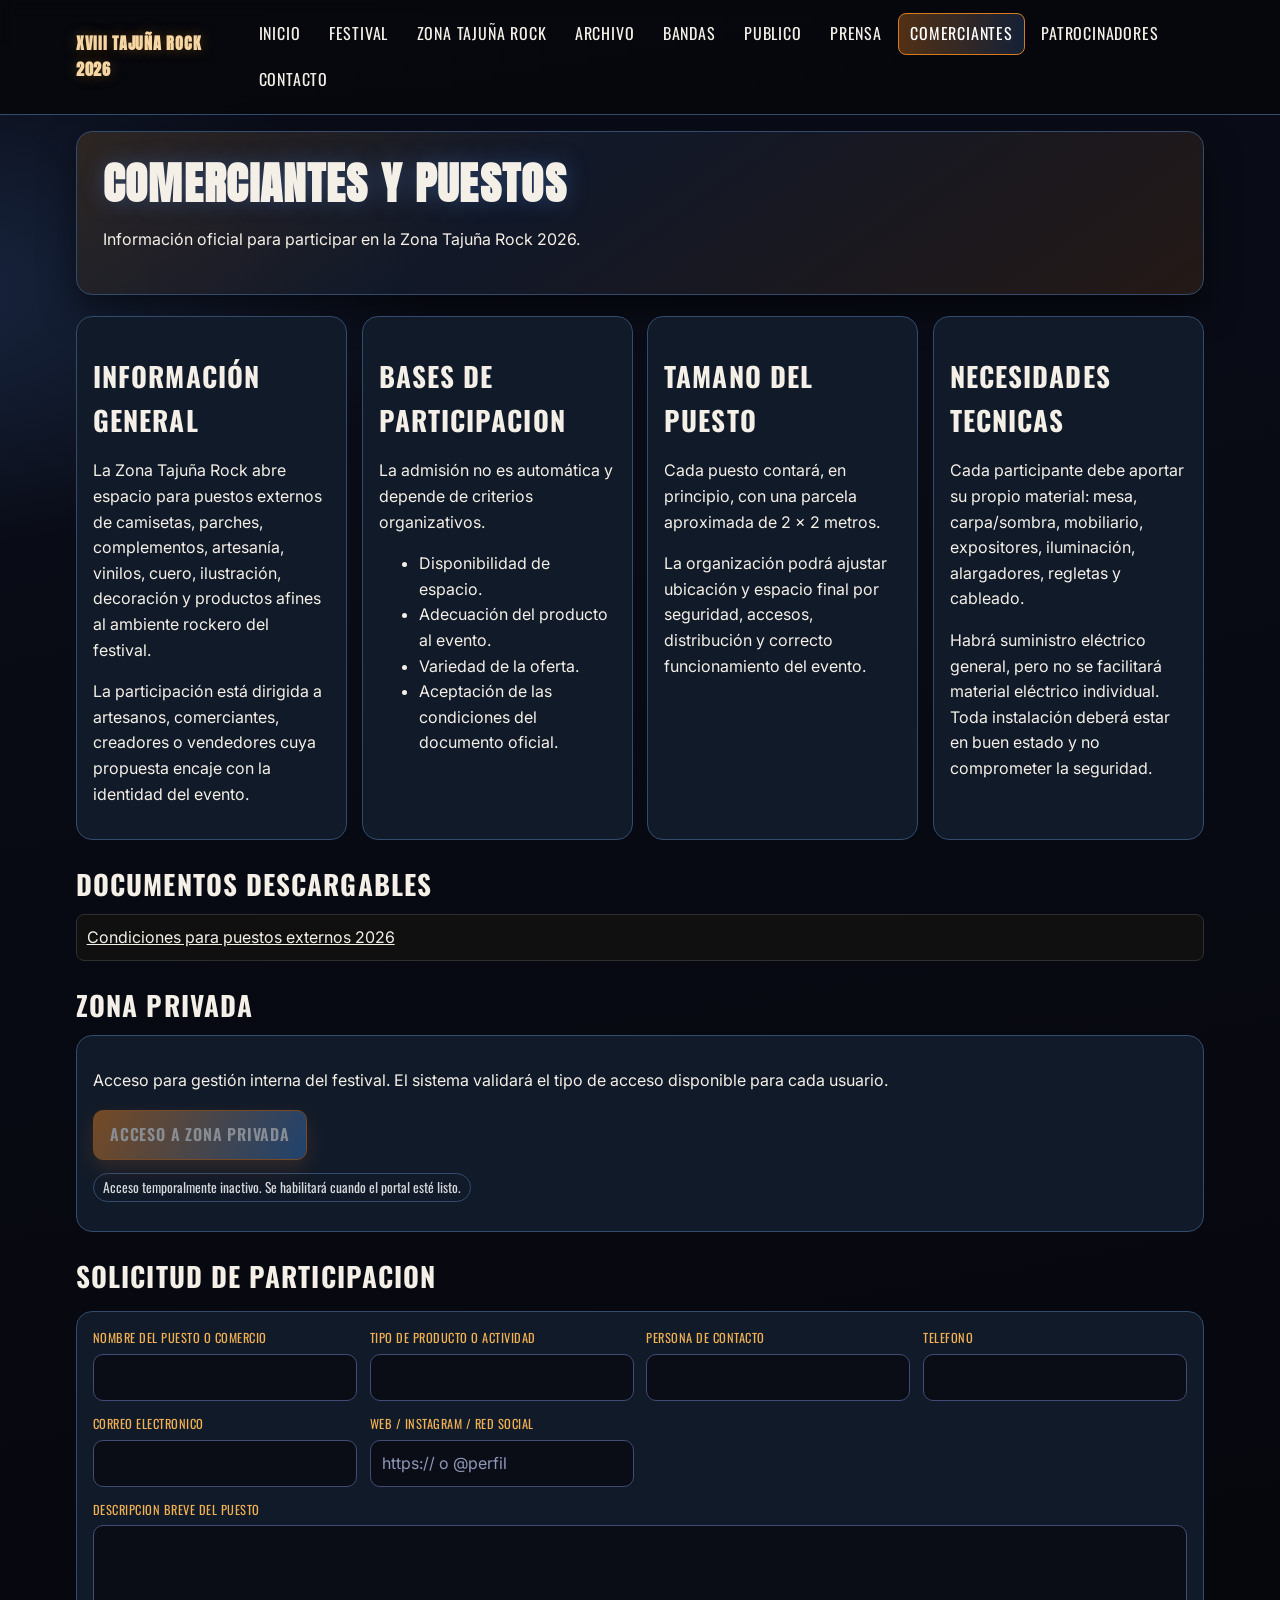
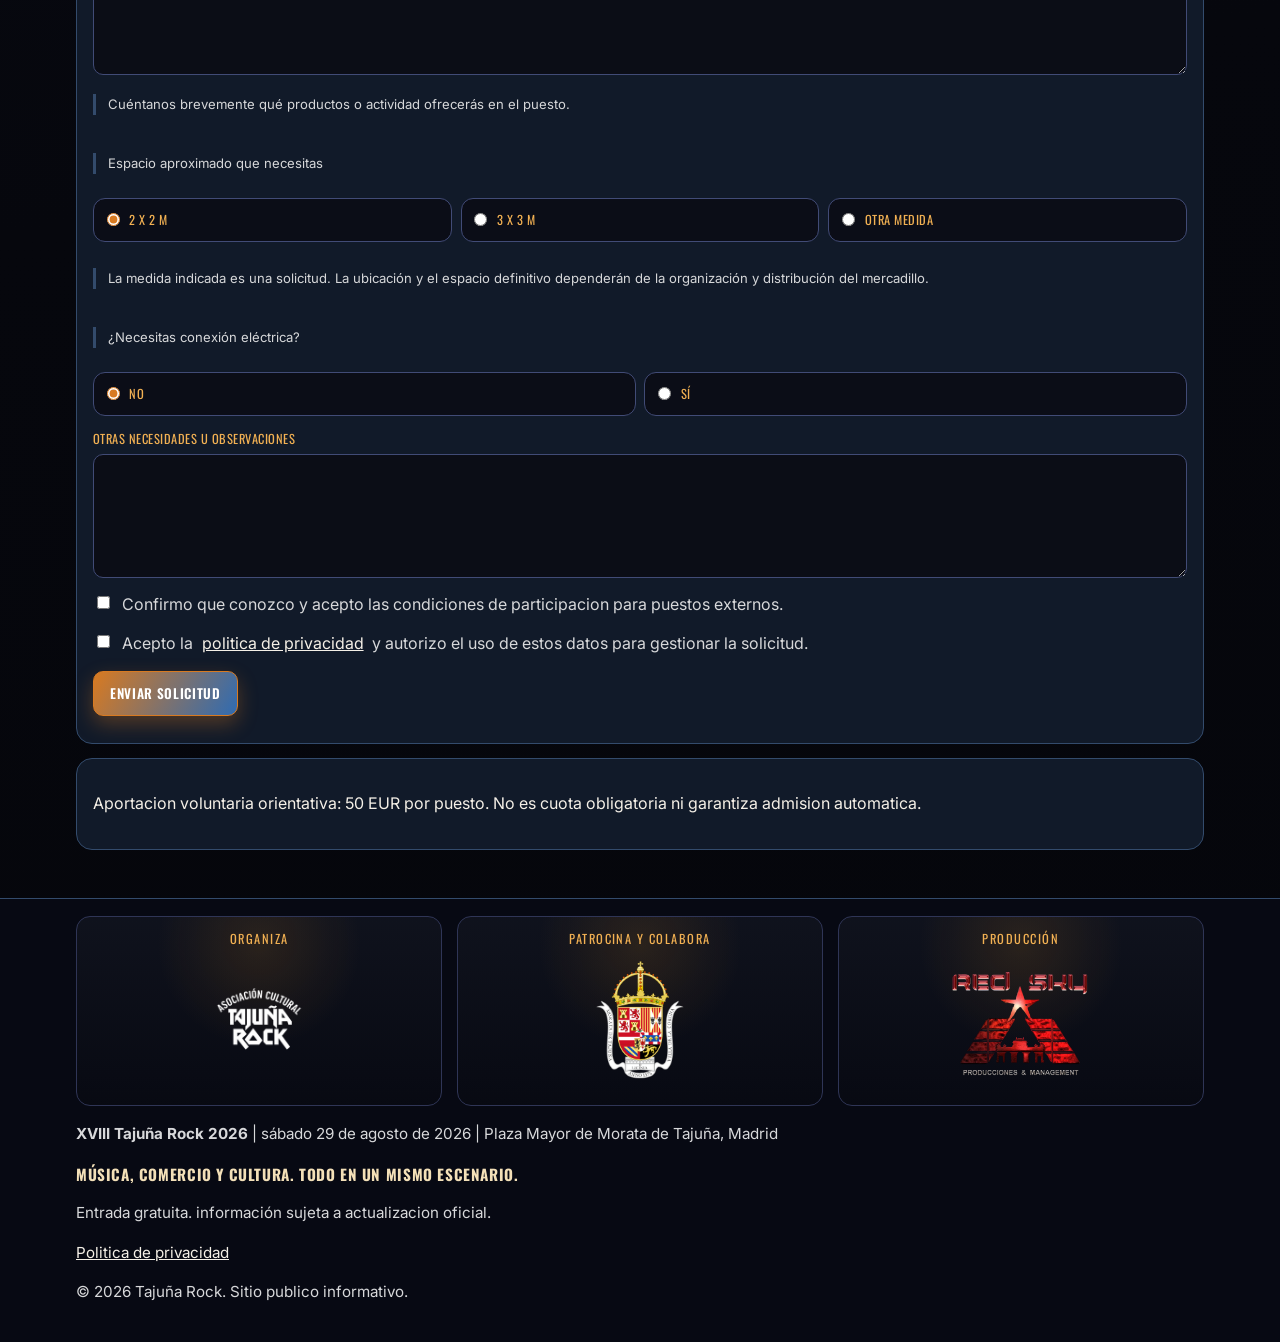
<file: comerciantes.html>
﻿<!doctype html>
<html lang="es">
  <head>
    <meta charset="utf-8" />
    <meta name="viewport" content="width=device-width, initial-scale=1" />
    <title>XVIII Tajuña Rock 2026 | Comerciantes</title>
    <meta
      name="description"
      content="información para comerciantes y puestos del XVIII Tajuña Rock 2026 con datos publicos confirmados."
    />
    <meta property="og:title" content="XVIII Tajuña Rock 2026 | Comerciantes" />
    <meta
      property="og:description"
      content="Bases y documentacion para puestos comerciales del festival."
    />
    <meta property="og:type" content="website" />
    <meta property="og:locale" content="es_ES" />
    <meta property="og:image" content="https://juanda-ecaweb.github.io/Tajuna-Rock/imagenes/cartel/tajunarock_18_edicion.png" />
    <meta name="twitter:card" content="summary_large_image" />
    <meta name="twitter:image" content="https://juanda-ecaweb.github.io/Tajuna-Rock/imagenes/cartel/tajunarock_18_edicion.png" />
    <link rel="canonical" href="https://juanda-ecaweb.github.io/Tajuna-Rock/comerciantes.html" />
    <link rel="stylesheet" href="css/estilos.css" />
    <script defer src="js/datos.js"></script>
    <script defer src="js/principal.js"></script>
    <script type="application/ld+json" data-event-jsonld></script>
  </head>
  <body>
    <a href="#contenido" class="skip-link">Saltar al contenido principal</a>
    <div data-site-header></div>

    <main id="contenido" class="page">
      <section class="hero" aria-labelledby="comerciantes-title">
        <h1 id="comerciantes-title">Comerciantes y puestos</h1>
        <p>Información oficial para participar en la Zona Tajuña Rock 2026.</p>
      </section>

      <section class="section grid" aria-label="Condiciones para comerciantes">
        <article class="card">
          <h2>información general</h2>
          <p>
            La Zona Tajuña Rock abre espacio para puestos externos de camisetas, parches, complementos, artesanía,
            vinilos, cuero, ilustración, decoración y productos afines al ambiente rockero del festival.
          </p>
          <p>
            La participación está dirigida a artesanos, comerciantes, creadores o vendedores cuya propuesta encaje
            con la identidad del evento.
          </p>
        </article>
        <article class="card">
          <h2>Bases de participacion</h2>
          <p>La admisión no es automática y depende de criterios organizativos.</p>
          <ul>
            <li>Disponibilidad de espacio.</li>
            <li>Adecuación del producto al evento.</li>
            <li>Variedad de la oferta.</li>
            <li>Aceptación de las condiciones del documento oficial.</li>
          </ul>
        </article>
        <article class="card">
          <h2>Tamano del puesto</h2>
          <p>Cada puesto contará, en principio, con una parcela aproximada de 2 x 2 metros.</p>
          <p>
            La organización podrá ajustar ubicación y espacio final por seguridad, accesos, distribución y correcto
            funcionamiento del evento.
          </p>
        </article>
        <article class="card">
          <h2>Necesidades tecnicas</h2>
          <p>
            Cada participante debe aportar su propio material: mesa, carpa/sombra, mobiliario, expositores,
            iluminación, alargadores, regletas y cableado.
          </p>
          <p>
            Habrá suministro eléctrico general, pero no se facilitará material eléctrico individual. Toda instalación
            deberá estar en buen estado y no comprometer la seguridad.
          </p>
        </article>
      </section>

      <section class="section" aria-labelledby="documentos-comerciantes">
        <h2 id="documentos-comerciantes">Documentos descargables</h2>
        <div data-doc-section="comerciantes"></div>
      </section>

      <section class="section" aria-labelledby="portal-comerciantes-title">
        <h2 id="portal-comerciantes-title">Zona privada</h2>
        <div class="info-block" data-private-access data-private-context="comerciantes"></div>
      </section>

      <section class="section" aria-labelledby="solicitud-comerciantes">
        <h2 id="solicitud-comerciantes">Solicitud de participacion</h2>
        <form class="site-form" id="form-comerciantes" data-mailto-form data-form-type="comerciantes">
          <input type="hidden" name="Canal" value="Comerciantes y puestos" />
          <input type="hidden" name="Asunto" value="" data-form-subject />
          <div class="form-grid">
            <div class="form-field">
              <label for="comerciantes-puesto">Nombre del puesto o comercio</label>
              <input id="comerciantes-puesto" name="nombre_puesto" type="text" required />
            </div>
            <div class="form-field">
              <label for="comerciantes-producto">Tipo de producto o actividad</label>
              <input id="comerciantes-producto" name="tipo_producto" type="text" required />
            </div>
            <div class="form-field">
              <label for="comerciantes-contacto">Persona de contacto</label>
              <input id="comerciantes-contacto" name="contacto" type="text" required autocomplete="name" />
            </div>
            <div class="form-field">
              <label for="comerciantes-telefono">Telefono</label>
              <input id="comerciantes-telefono" name="telefono" type="tel" required />
            </div>
            <div class="form-field">
              <label for="comerciantes-email">Correo electronico</label>
              <input id="comerciantes-email" name="email" type="email" required autocomplete="email" />
            </div>
            <div class="form-field">
              <label for="comerciantes-web-red">Web / Instagram / red social</label>
              <input id="comerciantes-web-red" name="web_red" type="text" placeholder="https:// o @perfil" />
            </div>
            <div class="form-field form-field-full">
              <label for="comerciantes-presentacion">Descripcion breve del puesto</label>
              <textarea id="comerciantes-presentacion" name="descripcion" rows="5" required></textarea>
              <p class="form-legal">Cuéntanos brevemente qué productos o actividad ofrecerás en el puesto.</p>
            </div>

            <div class="form-field form-field-full choice-group">
              <p class="form-legal">Espacio aproximado que necesitas</p>
              <div class="choice-grid">
                <label class="choice-option">
                  <input type="radio" name="espacio_solicitado" value="2X2" checked />
                  <span>2 x 2 m</span>
                </label>
                <label class="choice-option">
                  <input type="radio" name="espacio_solicitado" value="MENOR" />
                  <span>3 x 3 m</span>
                </label>
                <label class="choice-option">
                  <input type="radio" name="espacio_solicitado" value="OTRA_MEDIDA" />
                  <span>Otra medida</span>
                </label>
              </div>
            </div>

            <div class="form-field form-field-full is-hidden" id="comerciantes-medida-menor" hidden>
              <label for="comerciantes-medida-menor-input">Medida aproximada</label>
              <input id="comerciantes-medida-menor-input" name="medida_menor" type="text" placeholder="Ej.: 1,50 x 1 m" />
            </div>

            <div class="form-field form-field-full is-hidden" id="comerciantes-otra-medida" hidden>
              <label for="comerciantes-ancho">Ancho necesario</label>
              <input id="comerciantes-ancho" name="ancho_solicitado" type="text" placeholder="Ej.: 2,5 m" />
              <label for="comerciantes-fondo">Fondo necesario</label>
              <input id="comerciantes-fondo" name="fondo_solicitado" type="text" placeholder="Ej.: 3 m" />
            </div>

            <div class="form-field form-field-full">
              <p class="form-legal">La medida indicada es una solicitud. La ubicación y el espacio definitivo dependerán de la organización y distribución del mercadillo.</p>
            </div>

            <div class="form-field form-field-full choice-group">
              <p class="form-legal">¿Necesitas conexión eléctrica?</p>
              <div class="choice-grid">
                <label class="choice-option">
                  <input type="radio" name="necesita_electricidad" value="NO" checked />
                  <span>No</span>
                </label>
                <label class="choice-option">
                  <input type="radio" name="necesita_electricidad" value="SI" />
                  <span>Sí</span>
                </label>
              </div>
            </div>

            <div class="form-field form-field-full is-hidden" id="comerciantes-equipos" hidden>
              <label for="comerciantes-equipos-texto">¿Qué equipos necesitas conectar?</label>
              <textarea id="comerciantes-equipos-texto" name="equipos_electricos" rows="4"></textarea>
              <p class="form-legal">La disponibilidad eléctrica estará condicionada a las posibilidades de la organización. El participante deberá disponer de sus propios alargadores, regletas y elementos necesarios para conectar su puesto.</p>
            </div>

            <div class="form-field form-field-full">
              <label for="comerciantes-otras-necesidades">Otras necesidades u observaciones</label>
              <textarea id="comerciantes-otras-necesidades" name="otras_necesidades" rows="4"></textarea>
            </div>
          </div>
          <label class="check-line">
            <input type="checkbox" name="acepta_condiciones" required />
            Confirmo que conozco y acepto las condiciones de participacion para puestos externos.
          </label>
          <label class="check-line">
            <input type="checkbox" name="acepta_privacidad" required />
            Acepto la <a href="privacidad.html">politica de privacidad</a> y autorizo el uso de estos datos para gestionar la solicitud.
          </label>
          <div class="form-actions">
            <button class="btn" type="submit">Enviar solicitud</button>
          </div>
          <p class="form-feedback" data-form-feedback aria-live="polite"></p>
        </form>
        <div class="info-block section-tight">
          <p>
            Aportacion voluntaria orientativa: 50 EUR por puesto. No es cuota obligatoria ni garantiza admision
            automatica.
          </p>
        </div>
      </section>
    </main>

    <div data-site-footer></div>
  </body>
</html>
</file>
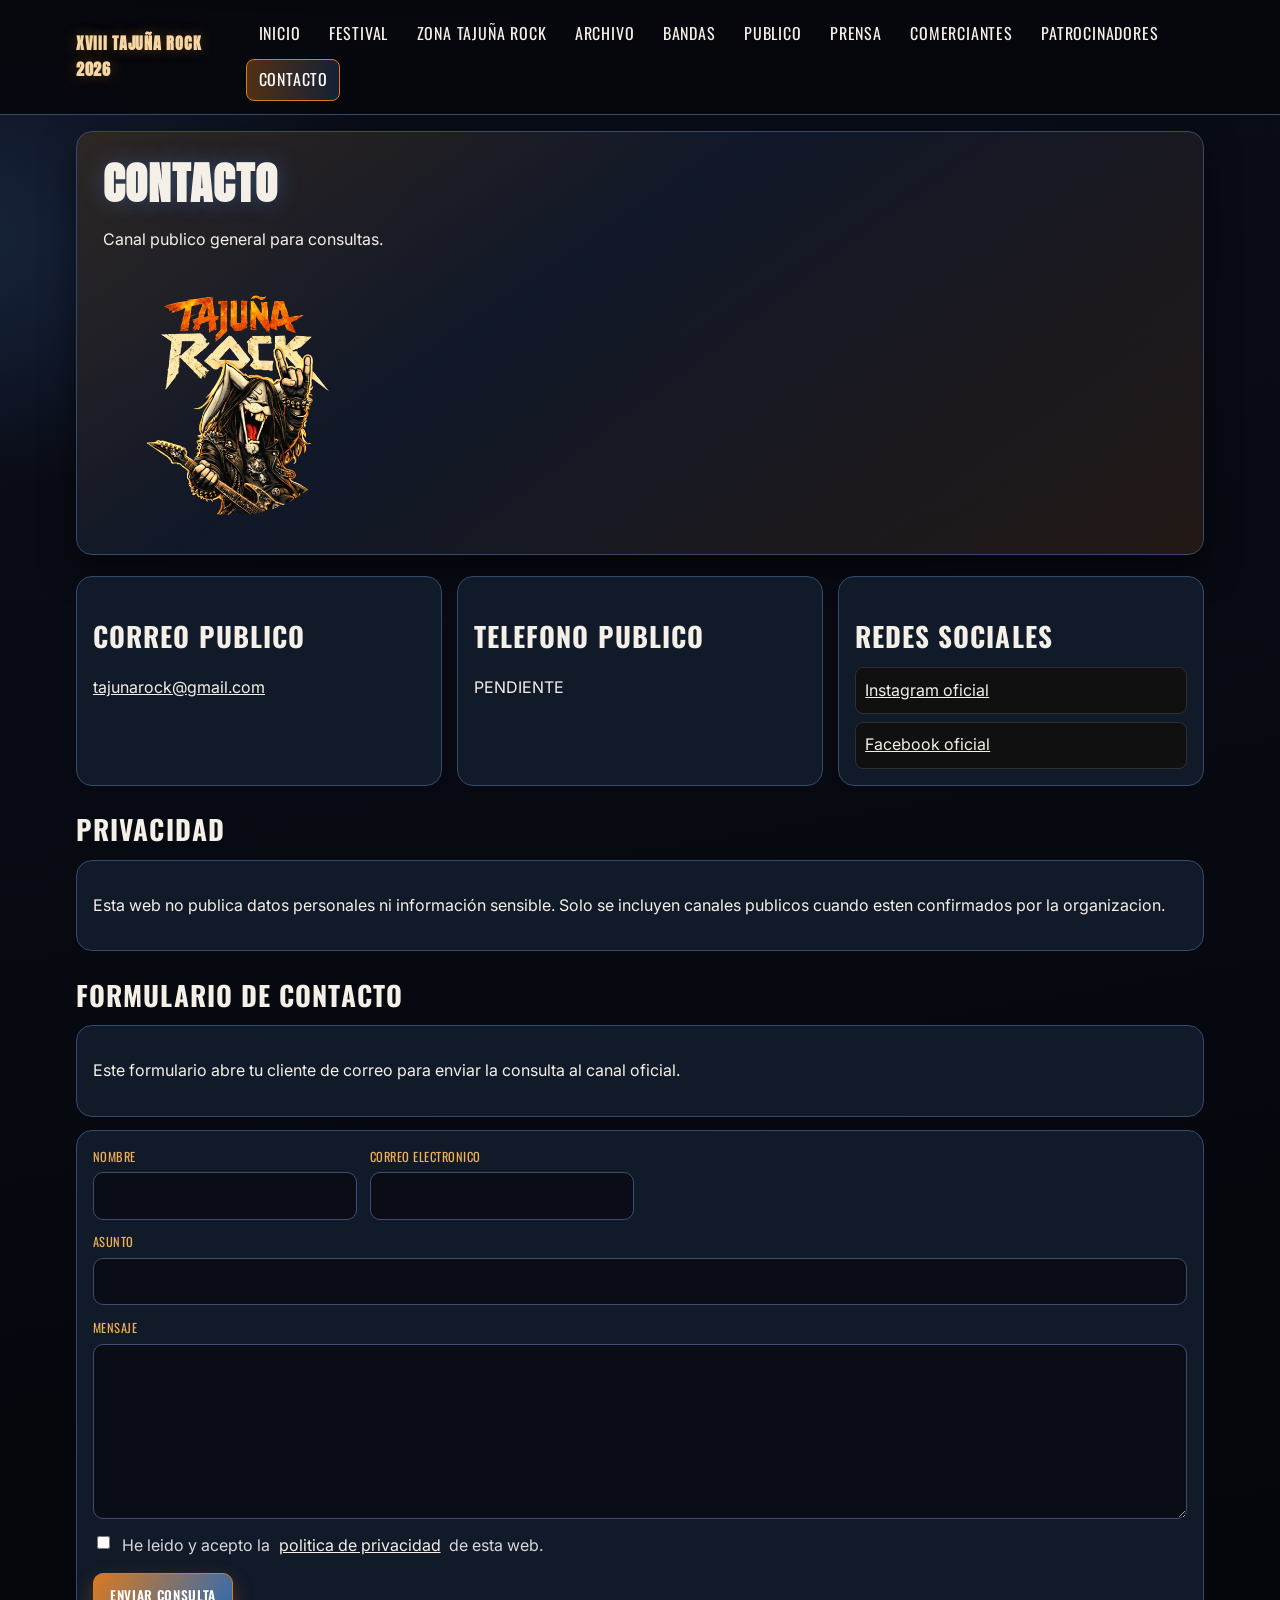
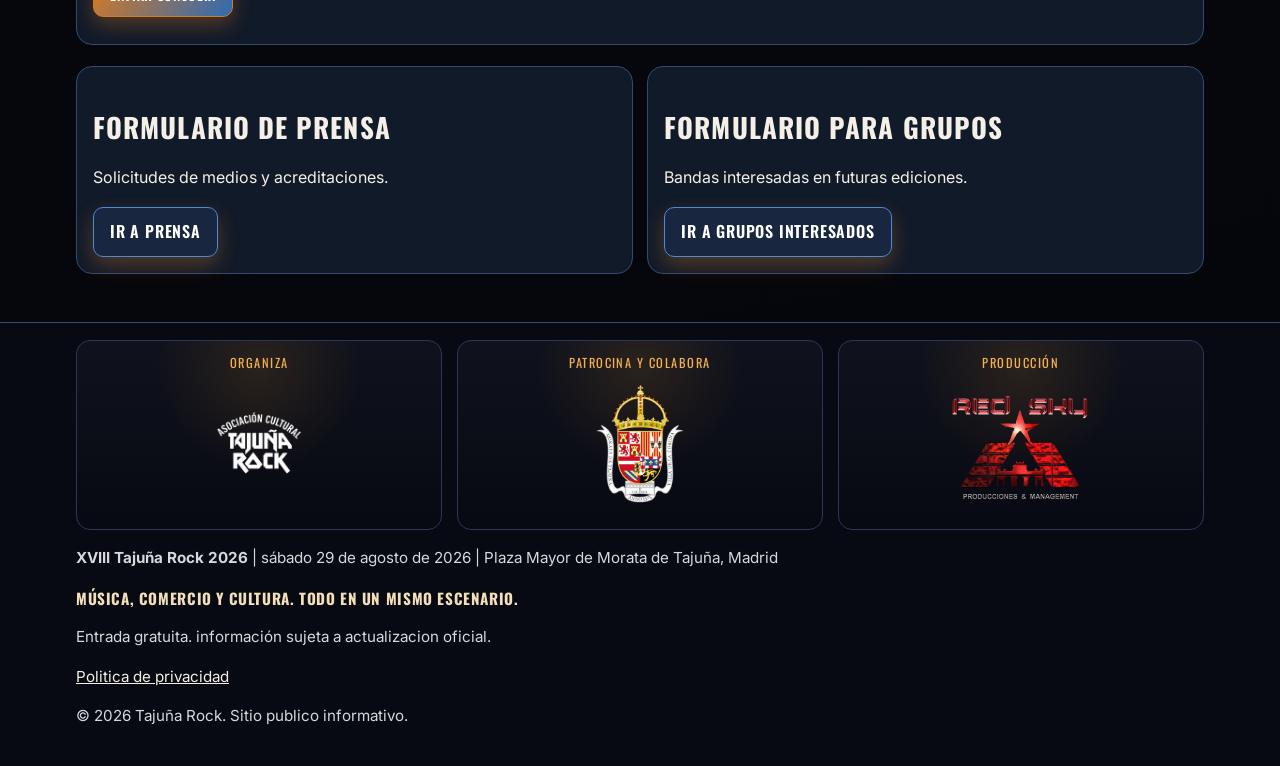
<file: contacto.html>
﻿<!doctype html>
<html lang="es">
  <head>
    <meta charset="utf-8" />
    <meta name="viewport" content="width=device-width, initial-scale=1" />
    <title>XVIII Tajuña Rock 2026 | Contacto</title>
    <meta
      name="description"
      content="Canales de contacto publico del XVIII Tajuña Rock 2026."
    />
    <meta property="og:title" content="XVIII Tajuña Rock 2026 | Contacto" />
    <meta
      property="og:description"
      content="información de contacto y comunicacion oficial del festival."
    />
    <meta property="og:type" content="website" />
    <meta property="og:locale" content="es_ES" />
    <meta property="og:image" content="https://juanda-ecaweb.github.io/Tajuna-Rock/imagenes/cartel/tajunarock_18_edicion.png" />
    <meta name="twitter:card" content="summary_large_image" />
    <meta name="twitter:image" content="https://juanda-ecaweb.github.io/Tajuna-Rock/imagenes/cartel/tajunarock_18_edicion.png" />
    <link rel="canonical" href="https://juanda-ecaweb.github.io/Tajuna-Rock/contacto.html" />
    <link rel="stylesheet" href="css/estilos.css" />
    <script defer src="js/datos.js"></script>
    <script defer src="js/principal.js"></script>
    <script type="application/ld+json" data-event-jsonld></script>
  </head>
  <body>
    <a href="#contenido" class="skip-link">Saltar al contenido principal</a>
    <div data-site-header></div>

    <main id="contenido" class="page">
      <section class="hero" aria-labelledby="contacto-title">
        <h1 id="contacto-title">Contacto</h1>
        <p>Canal publico general para consultas.</p>
        <div class="hero-mark" data-media-slot>
          <img data-media-logo-mascot alt="" />
        </div>
      </section>

      <section class="section grid" aria-label="Datos de contacto publicos">
        <article class="card">
          <h2>Correo publico</h2>
          <p data-contact-email>PENDIENTE</p>
        </article>
        <article class="card">
          <h2>Telefono publico</h2>
          <p data-contact-phone>PENDIENTE</p>
        </article>
        <article class="card">
          <h2>Redes sociales</h2>
          <div data-contact-social></div>
        </article>
      </section>

      <section class="section" aria-labelledby="nota-privacidad">
        <h2 id="nota-privacidad">Privacidad</h2>
        <div class="info-block">
          <p>
            Esta web no publica datos personales ni información sensible. Solo se incluyen canales publicos
            cuando esten confirmados por la organizacion.
          </p>
        </div>
      </section>

      <section class="section" aria-labelledby="form-contacto-title">
        <h2 id="form-contacto-title">Formulario de contacto</h2>
        <div class="info-block">
          <p>
            Este formulario abre tu cliente de correo para enviar la consulta al canal oficial.
          </p>
        </div>
        <form class="site-form" data-mailto-form data-form-type="contacto">
          <input type="hidden" name="Canal" value="Contacto general" />
          <input type="hidden" name="Asunto" value="" data-form-subject />
          <div class="form-grid">
            <div class="form-field">
              <label for="contacto-nombre">Nombre</label>
              <input id="contacto-nombre" name="Nombre" type="text" required autocomplete="name" />
            </div>
            <div class="form-field">
              <label for="contacto-email">Correo electronico</label>
              <input id="contacto-email" name="Email" type="email" required autocomplete="email" />
            </div>
            <div class="form-field form-field-full">
              <label for="contacto-asunto">Asunto</label>
              <input id="contacto-asunto" name="Asunto consulta" type="text" required />
            </div>
            <div class="form-field form-field-full">
              <label for="contacto-mensaje">Mensaje</label>
              <textarea id="contacto-mensaje" name="Mensaje" rows="6" required></textarea>
            </div>
          </div>
          <label class="check-line">
            <input type="checkbox" name="Acepto privacidad" required />
            He leido y acepto la <a href="privacidad.html">politica de privacidad</a> de esta web.
          </label>
          <div class="form-actions">
            <button class="btn" type="submit">Enviar consulta</button>
          </div>
          <p class="form-feedback" data-form-feedback aria-live="polite"></p>
        </form>
      </section>

      <section class="section grid" aria-label="Accesos a otros formularios">
        <article class="card">
          <h2>Formulario de prensa</h2>
          <p>Solicitudes de medios y acreditaciones.</p>
          <a class="btn alt" href="prensa.html#acreditaciones-prensa">Ir a prensa</a>
        </article>
        <article class="card">
          <h2>Formulario para grupos</h2>
          <p>Bandas interesadas en futuras ediciones.</p>
          <a class="btn alt" href="grupos.html">Ir a grupos interesados</a>
        </article>
      </section>
    </main>

    <div data-site-footer></div>
  </body>
</html>
</file>
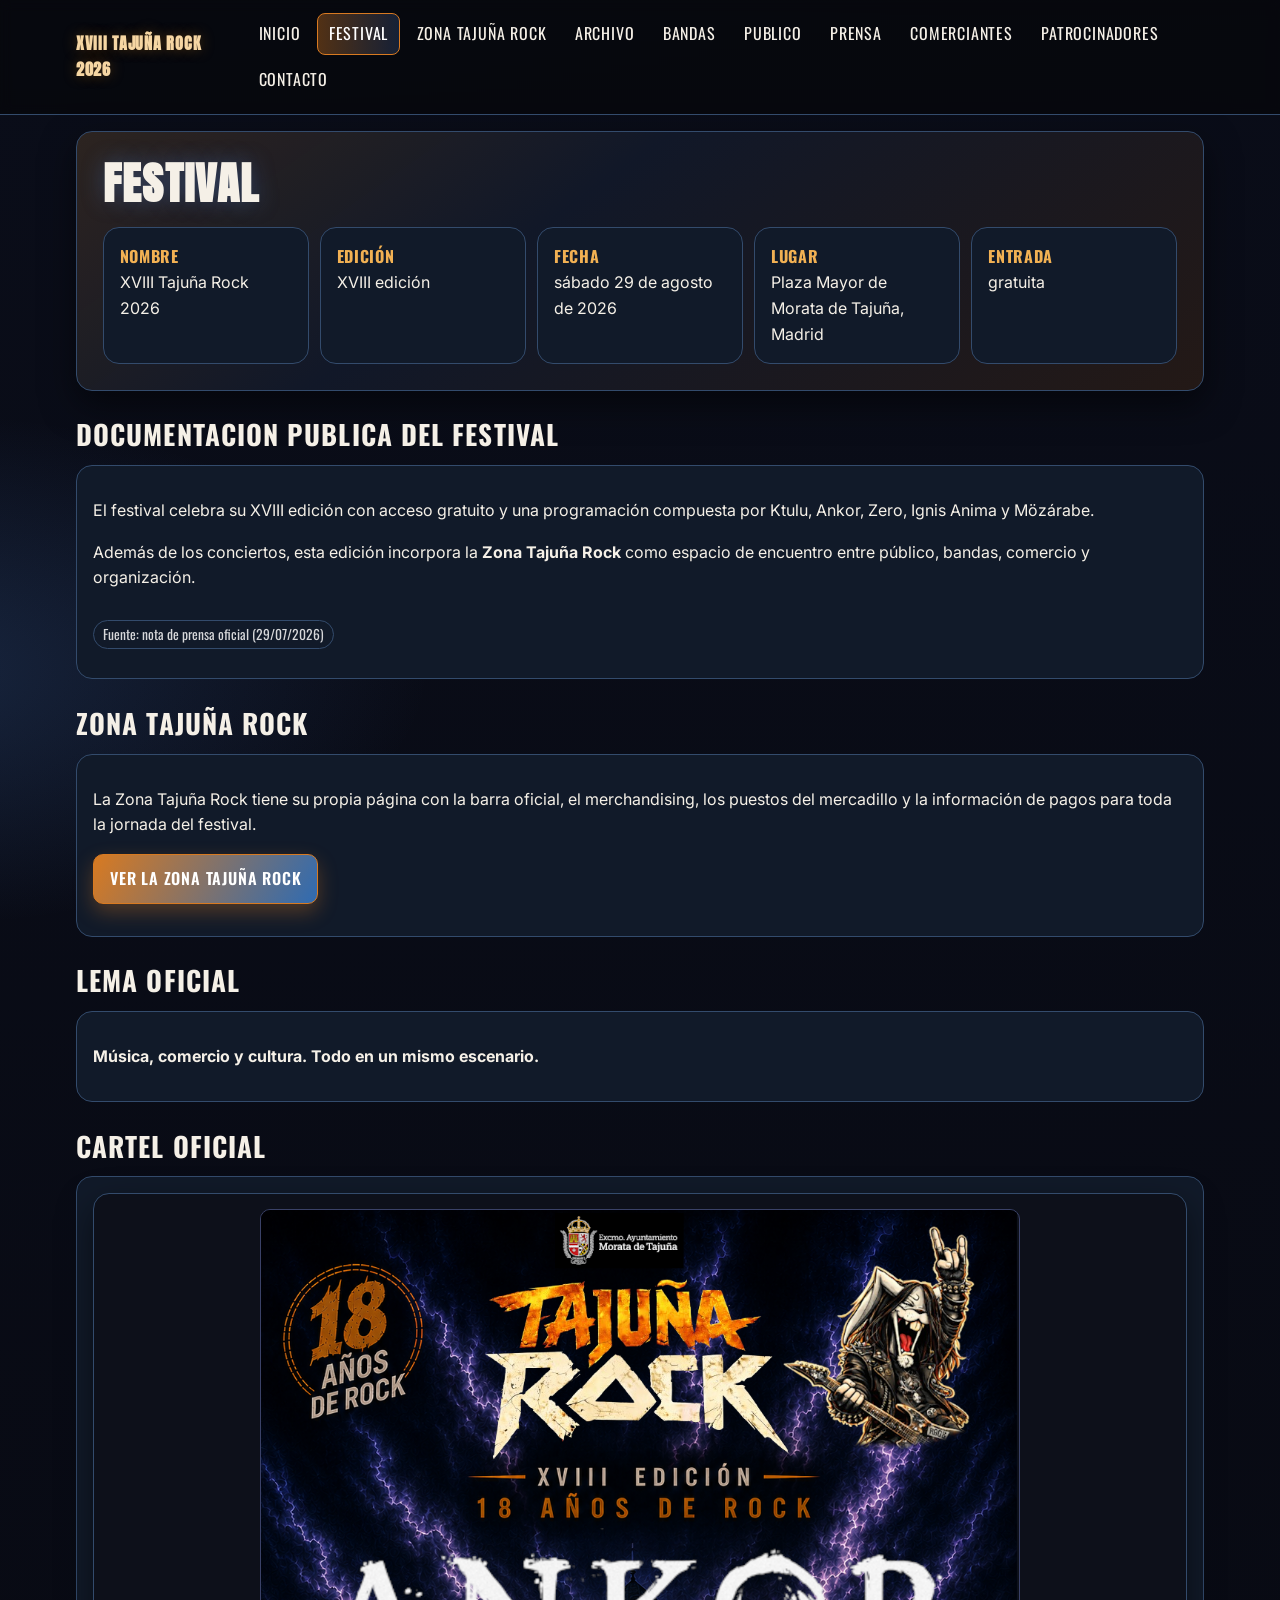
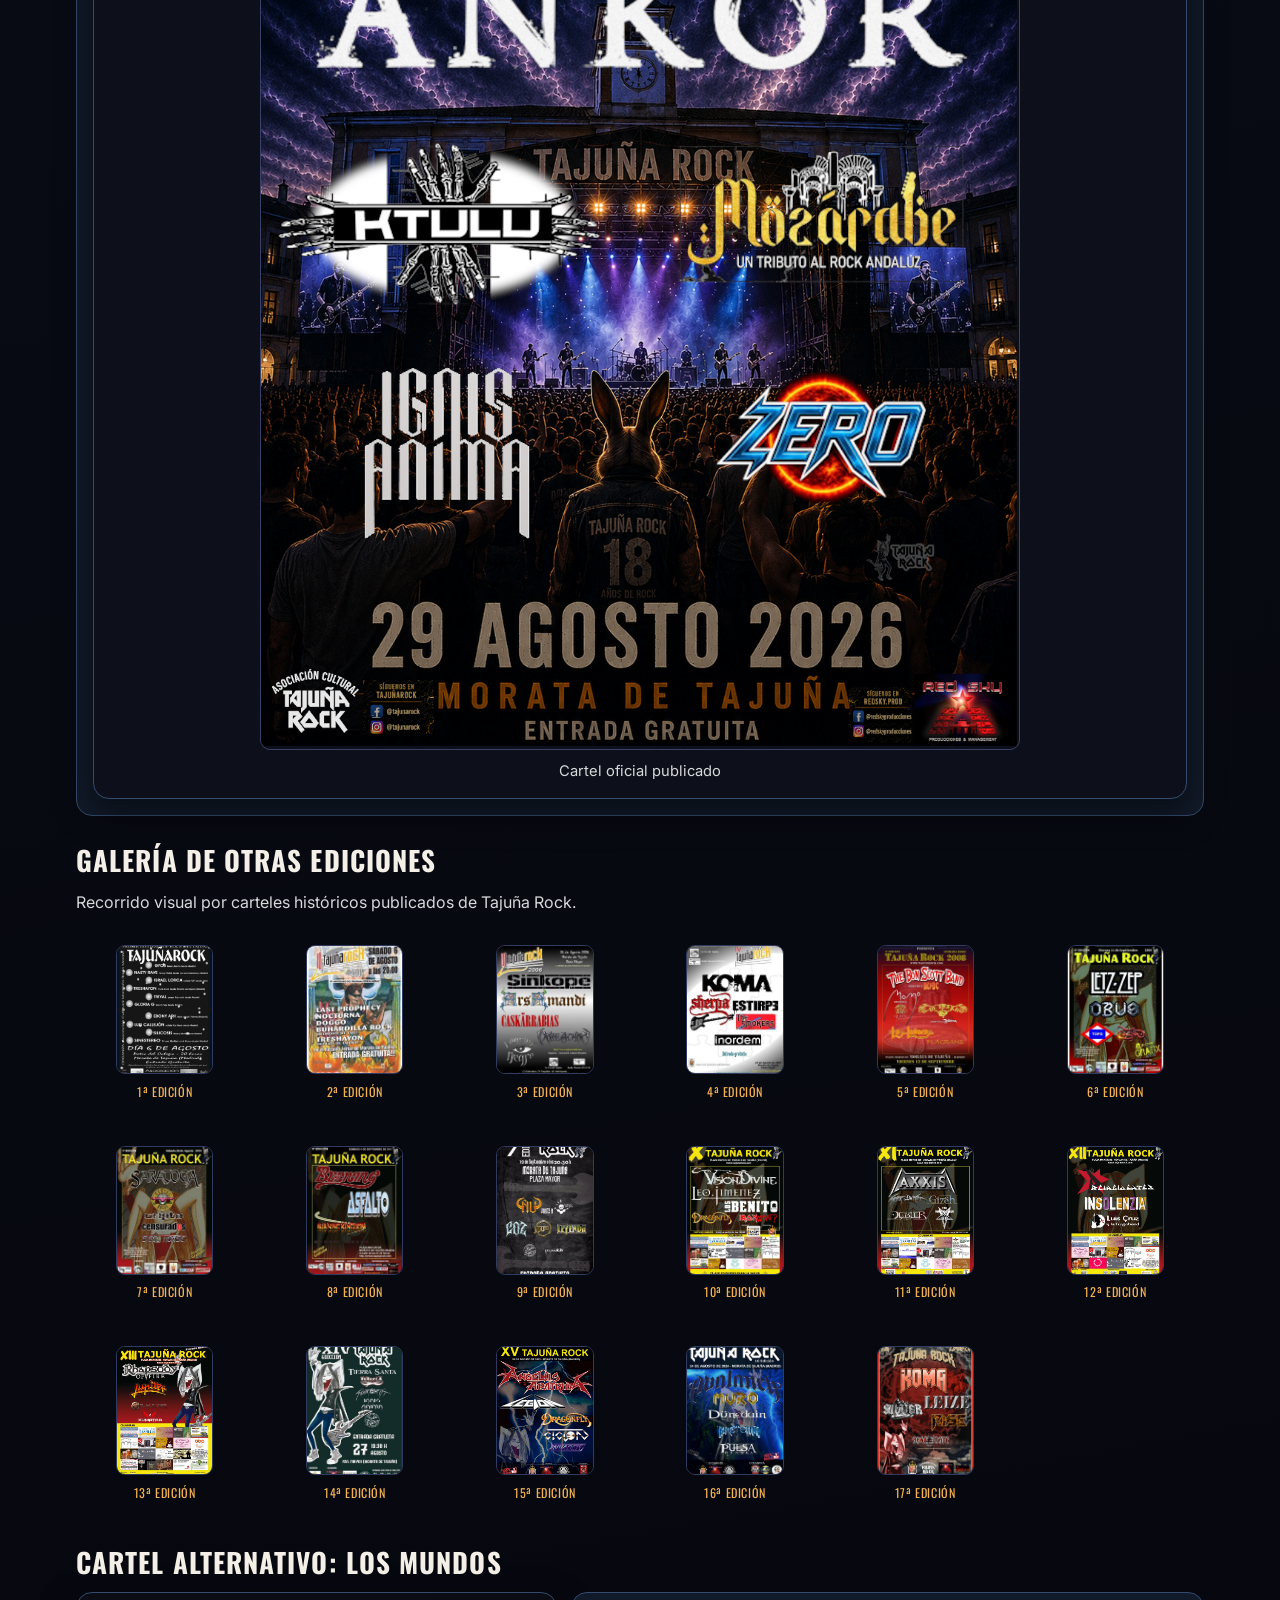
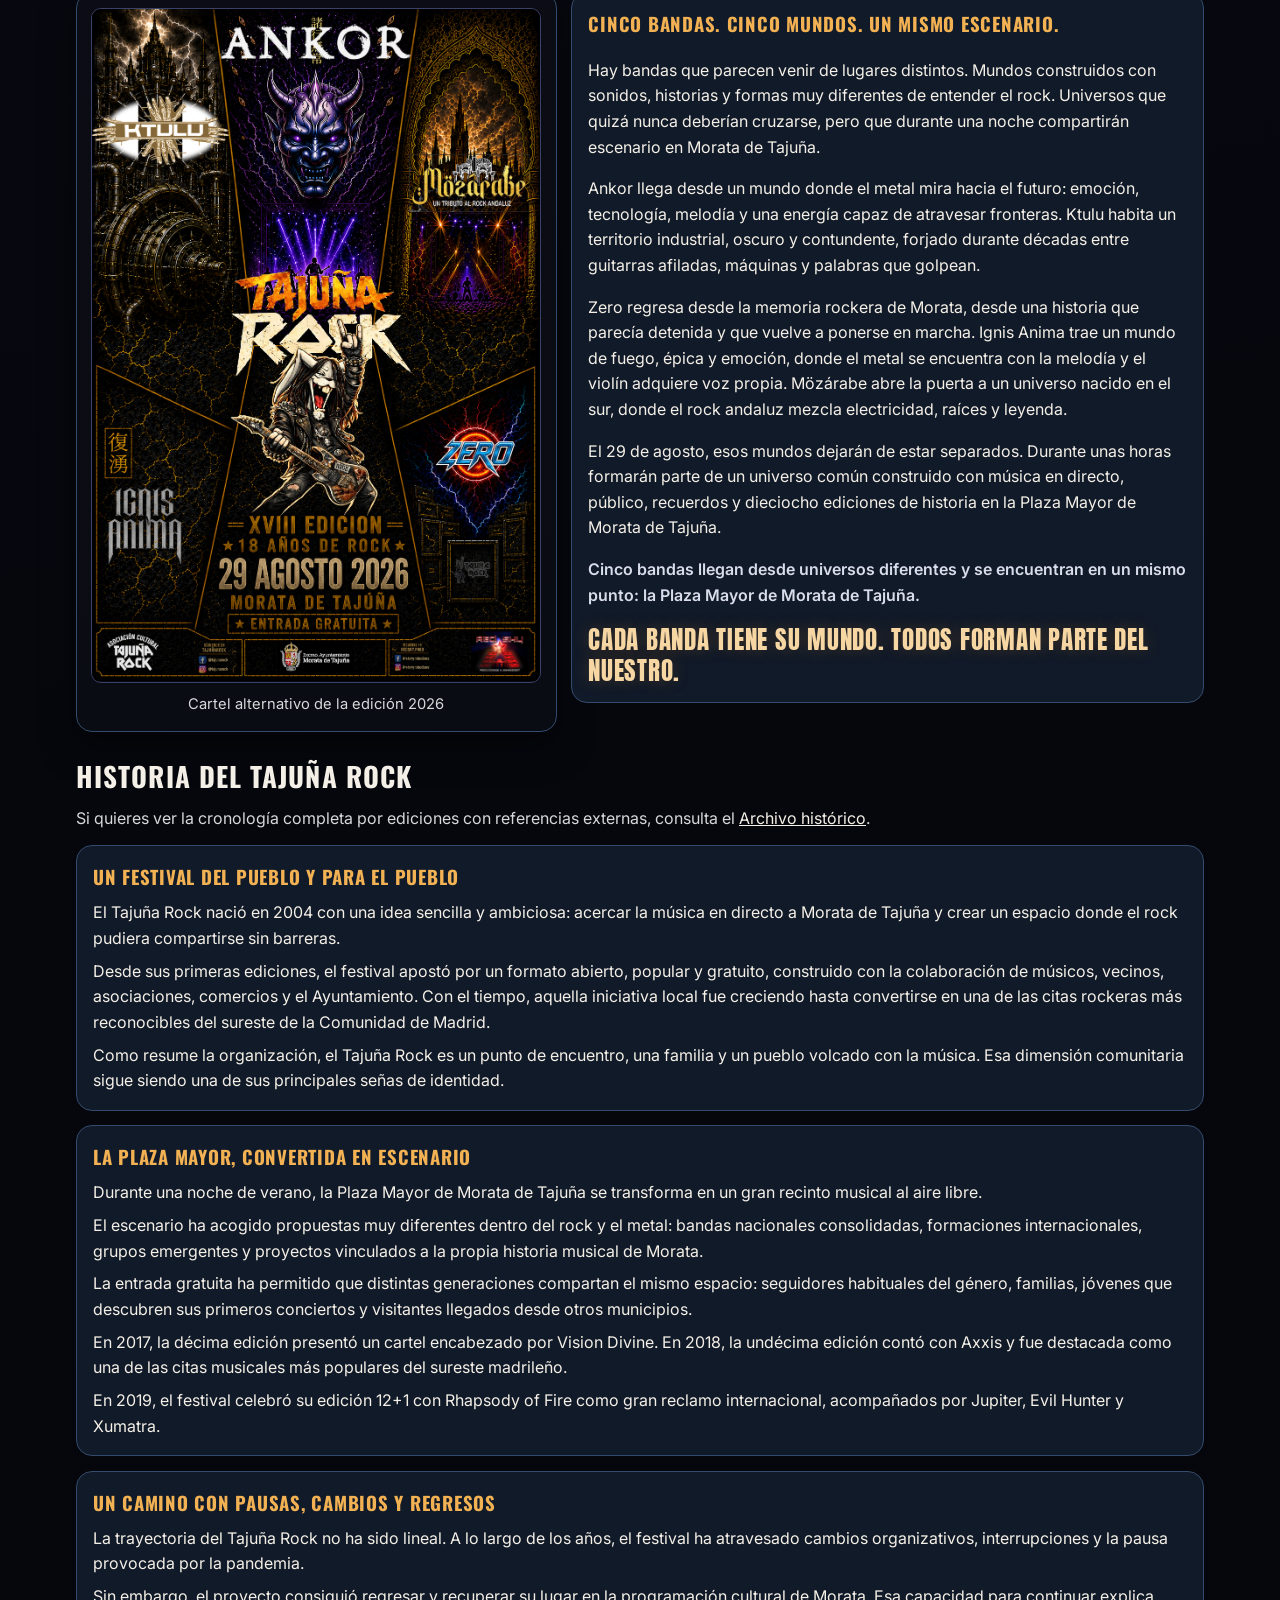
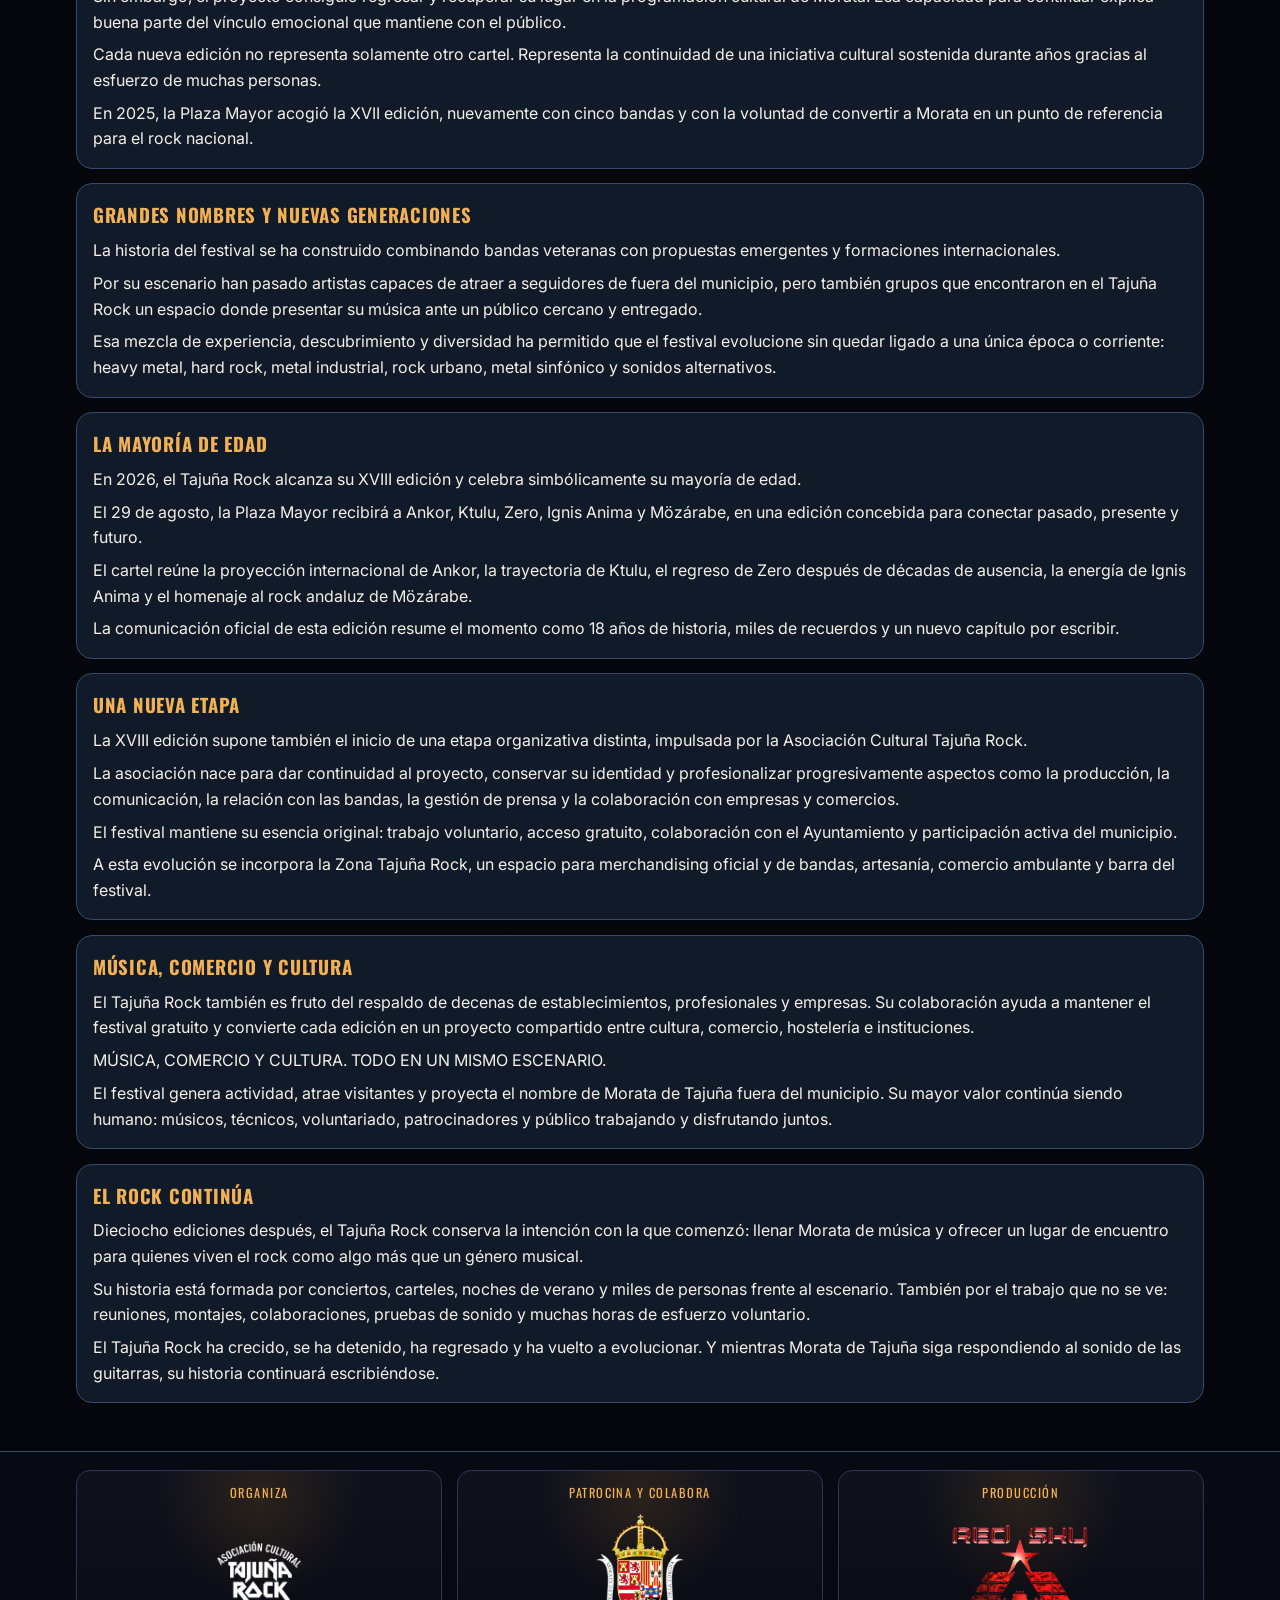
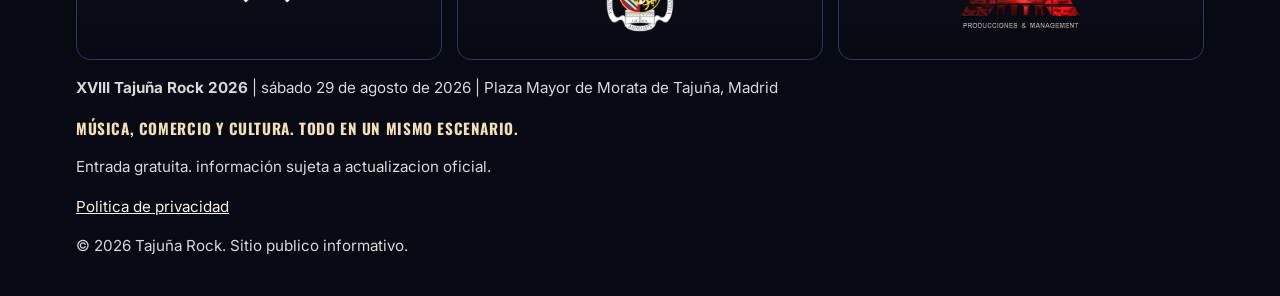
<file: festival.html>
﻿<!doctype html>
<html lang="es">
  <head>
    <meta charset="utf-8" />
    <meta name="viewport" content="width=device-width, initial-scale=1" />
    <title>XVIII Tajuña Rock 2026 | Festival</title>
    <meta
      name="description"
      content="información general del XVIII Tajuña Rock 2026: fecha, lugar y datos publicos confirmados del festival."
    />
    <meta property="og:title" content="XVIII Tajuña Rock 2026 | Festival" />
    <meta
      property="og:description"
      content="Datos generales del festival de rock gratuito en Morata de Tajuña, Madrid."
    />
    <meta property="og:type" content="website" />
    <meta property="og:locale" content="es_ES" />
    <meta property="og:image" content="https://juanda-ecaweb.github.io/Tajuna-Rock/imagenes/cartel/tajunarock_18_edicion.png" />
    <meta name="twitter:card" content="summary_large_image" />
    <meta name="twitter:image" content="https://juanda-ecaweb.github.io/Tajuna-Rock/imagenes/cartel/tajunarock_18_edicion.png" />
    <link rel="canonical" href="https://juanda-ecaweb.github.io/Tajuna-Rock/festival.html" />
    <link rel="stylesheet" href="css/estilos.css" />
    <script defer src="js/datos.js"></script>
    <script defer src="js/principal.js"></script>
    <script type="application/ld+json" data-event-jsonld></script>
  </head>
  <body>
    <a href="#contenido" class="skip-link">Saltar al contenido principal</a>
    <div data-site-header></div>

    <main id="contenido" class="page">
      <section class="hero" aria-labelledby="festival-title">
        <h1 id="festival-title">Festival</h1>
        <div class="meta-grid">
          <div class="meta-item"><strong>Nombre</strong><br /><span data-festival-nombre></span></div>
          <div class="meta-item"><strong>Edición</strong><br /><span data-festival-edicion></span></div>
          <div class="meta-item"><strong>Fecha</strong><br /><span data-festival-fecha></span></div>
          <div class="meta-item"><strong>Lugar</strong><br /><span data-festival-lugar></span></div>
          <div class="meta-item"><strong>Entrada</strong><br /><span data-festival-entrada></span></div>
        </div>
      </section>

      <section class="section" aria-labelledby="documentacion-festival">
        <h2 id="documentacion-festival">Documentacion publica del festival</h2>
        <div class="info-block">
          <p>
            El festival celebra su XVIII edición con acceso gratuito y una programación compuesta por Ktulu,
            Ankor, Zero, Ignis Anima y Mözárabe.
          </p>
          <p>
            Además de los conciertos, esta edición incorpora la <strong>Zona Tajuña Rock</strong> como espacio
            de encuentro entre público, bandas, comercio y organización.
          </p>
          <p class="tag">Fuente: nota de prensa oficial (29/07/2026)</p>
        </div>
      </section>

      <section class="section" aria-labelledby="zona-tr-title">
        <h2 id="zona-tr-title">Zona Tajuña Rock</h2>
        <div class="info-block">
          <p>
            La Zona Tajuña Rock tiene su propia página con la barra oficial, el merchandising, los puestos del
            mercadillo y la información de pagos para toda la jornada del festival.
          </p>
          <p><a class="btn" href="zona-tajuna-rock.html">Ver la Zona Tajuña Rock</a></p>
        </div>
      </section>

      <section class="section" aria-labelledby="lema-title">
        <h2 id="lema-title">Lema oficial</h2>
        <div class="info-block">
          <p><strong>Música, comercio y cultura. Todo en un mismo escenario.</strong></p>
        </div>
      </section>

      <section class="section" aria-labelledby="cartel-oficial-title">
        <h2 id="cartel-oficial-title">Cartel oficial</h2>
        <div class="info-block" data-cartel-oficial></div>
      </section>

      <section class="section" aria-labelledby="carteles-historicos-title">
        <h2 id="carteles-historicos-title">Galería de otras ediciones</h2>
        <p class="section-intro">Recorrido visual por carteles históricos publicados de Tajuña Rock.</p>
        <div class="poster-gallery" data-carteles-galeria></div>
      </section>

      <section class="section" aria-labelledby="cartel-mundos-title">
        <h2 id="cartel-mundos-title">Cartel alternativo: los mundos</h2>
        <div class="alt-poster-layout">
          <figure class="poster-stage alt-poster-figure" data-media-slot>
            <img class="poster-image" data-cartel-mundos-imagen alt="" loading="lazy" />
            <figcaption class="poster-caption">Cartel alternativo de la edición 2026</figcaption>
          </figure>
          <div class="info-block alt-poster-copy" data-cartel-mundos-texto></div>
        </div>
      </section>

      <section class="section" aria-labelledby="historia-title">
        <h2 id="historia-title">Historia del Tajuña Rock</h2>
        <p class="section-intro">
          Si quieres ver la cronología completa por ediciones con referencias externas, consulta el
          <a href="archivo.html">Archivo histórico</a>.
        </p>
        <div class="history-flow" data-historia-festival></div>
      </section>
    </main>

    <div data-site-footer></div>
  </body>
</html>
</file>
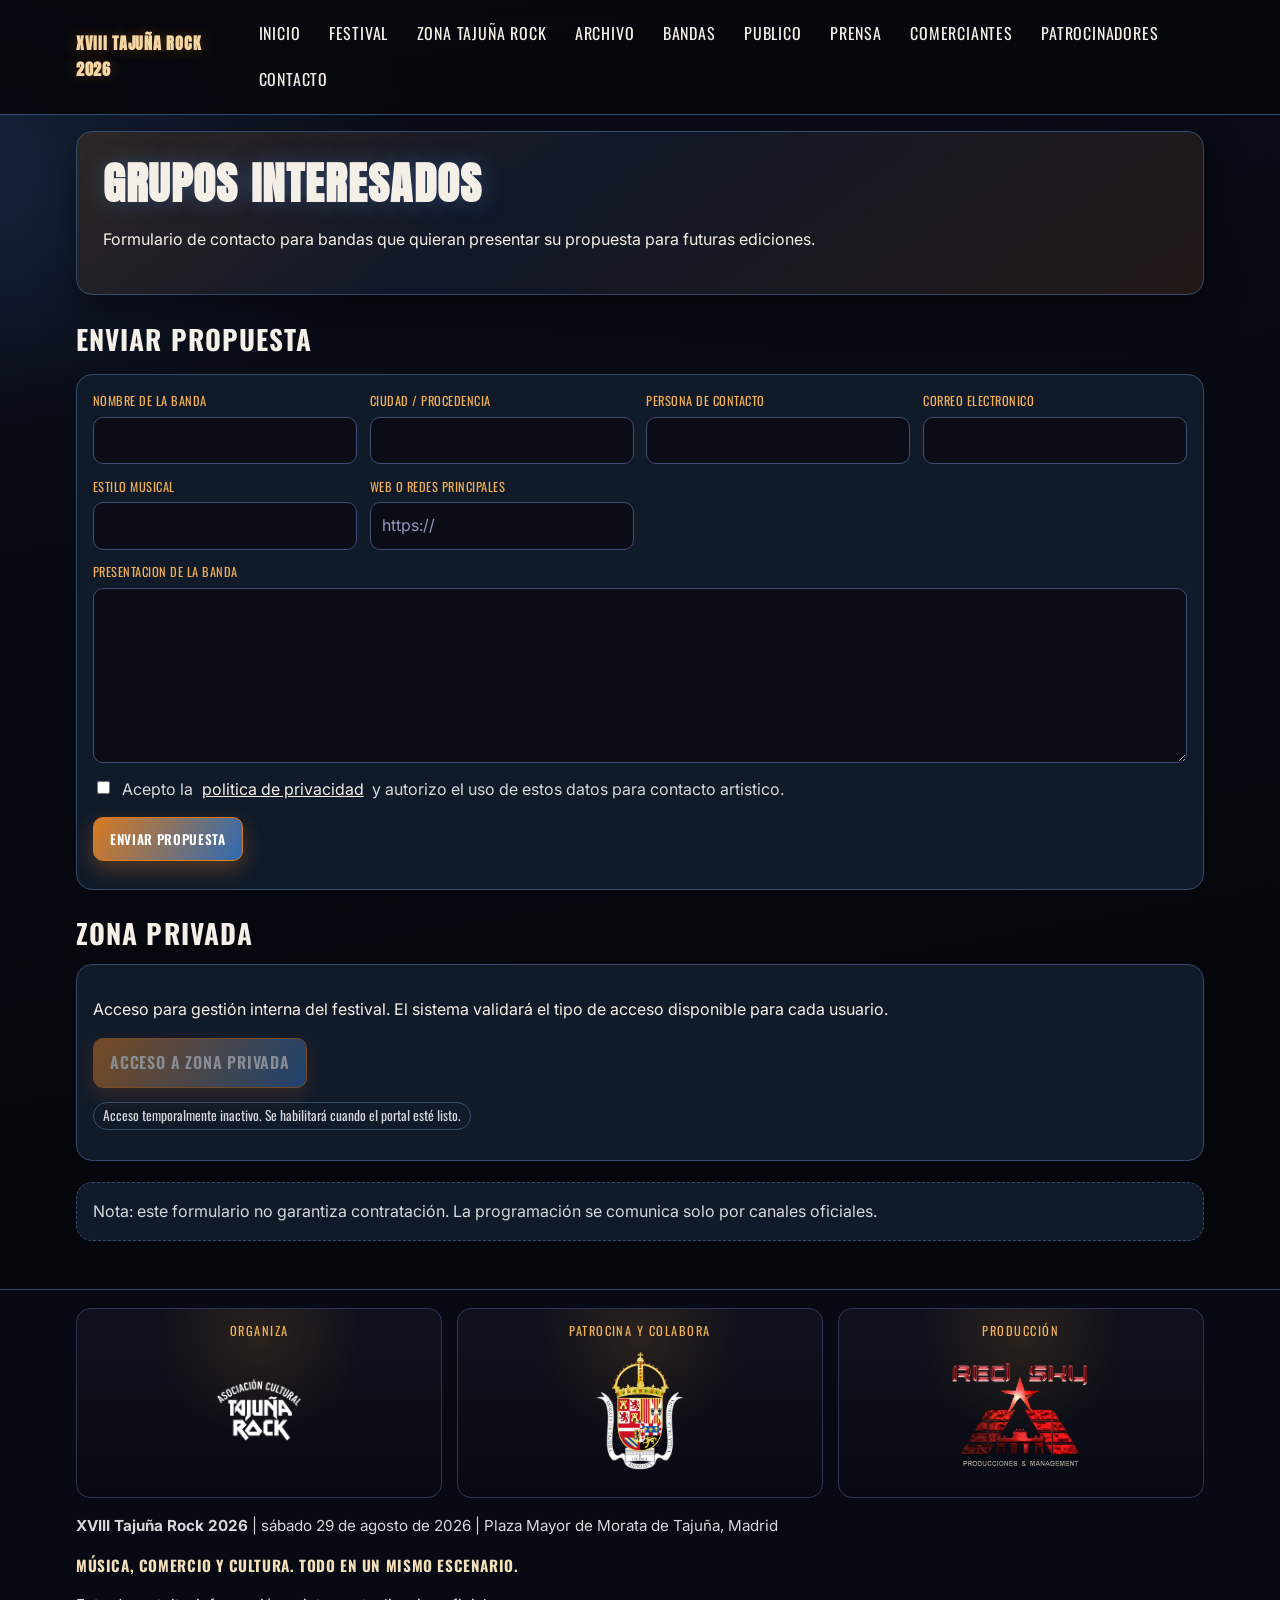
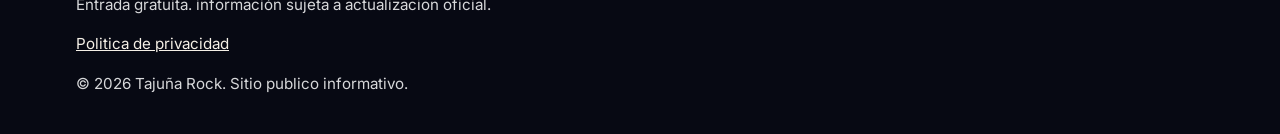
<file: grupos.html>
﻿<!doctype html>
<html lang="es">
  <head>
    <meta charset="utf-8" />
    <meta name="viewport" content="width=device-width, initial-scale=1" />
    <title>XVIII Tajuña Rock 2026 | Grupos</title>
    <meta
      name="description"
      content="Formulario de grupos interesados para futuras ediciones del Tajuña Rock."
    />
    <meta property="og:title" content="XVIII Tajuña Rock 2026 | Grupos" />
    <meta
      property="og:description"
      content="Normas publicas, llegada y documentacion para grupos."
    />
    <meta property="og:type" content="website" />
    <meta property="og:locale" content="es_ES" />
    <meta property="og:image" content="https://juanda-ecaweb.github.io/Tajuna-Rock/imagenes/cartel/tajunarock_18_edicion.png" />
    <meta name="twitter:card" content="summary_large_image" />
    <meta name="twitter:image" content="https://juanda-ecaweb.github.io/Tajuna-Rock/imagenes/cartel/tajunarock_18_edicion.png" />
    <link rel="canonical" href="https://juanda-ecaweb.github.io/Tajuna-Rock/grupos.html" />
    <link rel="stylesheet" href="css/estilos.css" />
    <script defer src="js/datos.js"></script>
    <script defer src="js/principal.js"></script>
    <script type="application/ld+json" data-event-jsonld></script>
  </head>
  <body>
    <a href="#contenido" class="skip-link">Saltar al contenido principal</a>
    <div data-site-header></div>

    <main id="contenido" class="page">
      <section class="hero" aria-labelledby="grupos-title">
        <h1 id="grupos-title">Grupos interesados</h1>
        <p>
          Formulario de contacto para bandas que quieran presentar su propuesta para futuras ediciones.
        </p>
      </section>

      <section class="section" aria-labelledby="form-grupos-title">
        <h2 id="form-grupos-title">Enviar propuesta</h2>
        <form class="site-form" data-mailto-form data-form-type="grupos">
          <input type="hidden" name="Canal" value="Grupos interesados" />
          <input type="hidden" name="Asunto" value="" data-form-subject />
          <div class="form-grid">
            <div class="form-field">
              <label for="grupo-nombre">Nombre de la banda</label>
              <input id="grupo-nombre" name="Banda" type="text" required />
            </div>
            <div class="form-field">
              <label for="grupo-ciudad">Ciudad / procedencia</label>
              <input id="grupo-ciudad" name="Ciudad" type="text" required />
            </div>
            <div class="form-field">
              <label for="grupo-contacto">Persona de contacto</label>
              <input id="grupo-contacto" name="Contacto" type="text" required autocomplete="name" />
            </div>
            <div class="form-field">
              <label for="grupo-email">Correo electronico</label>
              <input id="grupo-email" name="Email" type="email" required autocomplete="email" />
            </div>
            <div class="form-field">
              <label for="grupo-estilo">Estilo musical</label>
              <input id="grupo-estilo" name="Estilo" type="text" required />
            </div>
            <div class="form-field">
              <label for="grupo-redes">Web o redes principales</label>
              <input id="grupo-redes" name="Enlaces" type="url" placeholder="https://" />
            </div>
            <div class="form-field form-field-full">
              <label for="grupo-info">Presentacion de la banda</label>
              <textarea id="grupo-info" name="Presentacion" rows="6" required></textarea>
            </div>
          </div>
          <label class="check-line">
            <input type="checkbox" name="Acepto privacidad" required />
            Acepto la <a href="privacidad.html">politica de privacidad</a> y autorizo el uso de estos datos para contacto artistico.
          </label>
          <div class="form-actions">
            <button class="btn" type="submit">Enviar propuesta</button>
          </div>
          <p class="form-feedback" data-form-feedback aria-live="polite"></p>
        </form>
      </section>

      <section class="section" aria-labelledby="portal-grupos-title">
        <h2 id="portal-grupos-title">Zona privada</h2>
        <div class="info-block" data-private-access data-private-context="grupos"></div>
      </section>

      <section class="section">
        <div class="pending-box">
          Nota: este formulario no garantiza contratación. La programación se comunica solo por canales oficiales.
        </div>
      </section>
    </main>

    <div data-site-footer></div>
  </body>
</html>
</file>
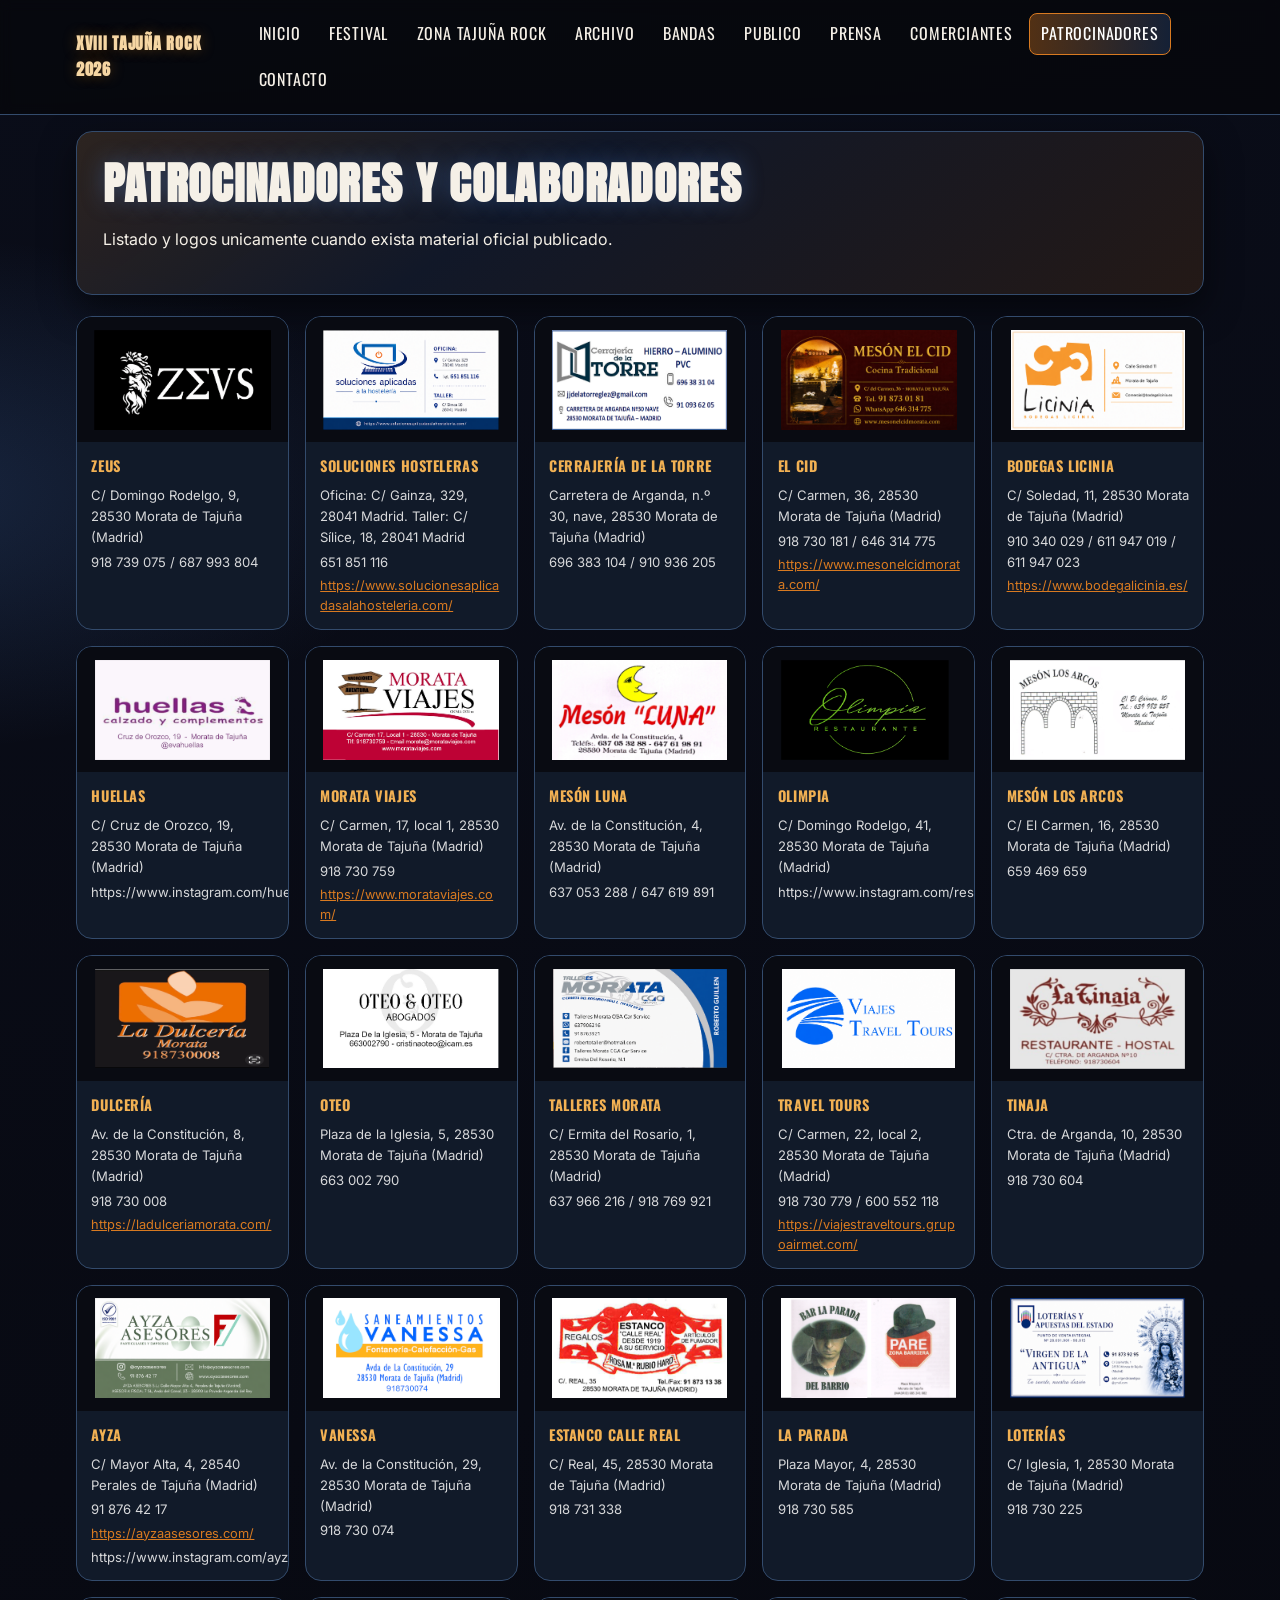
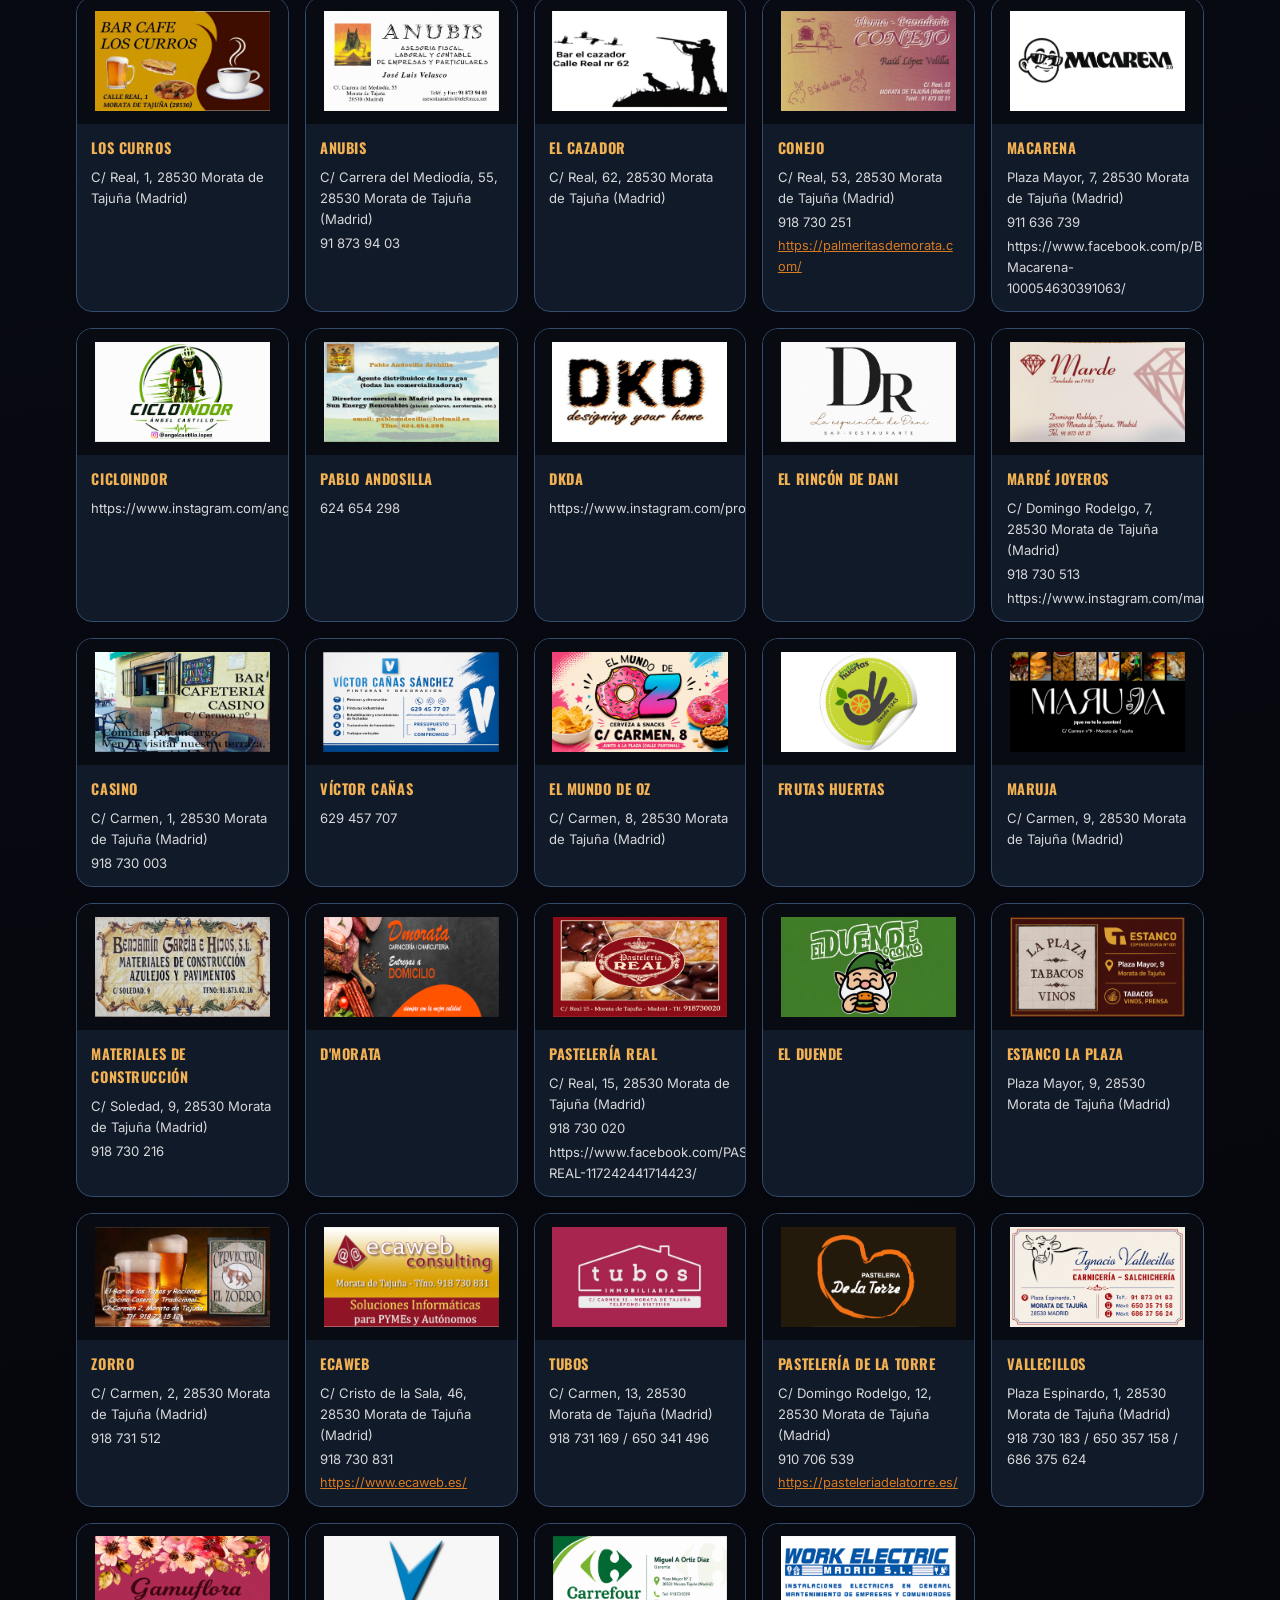
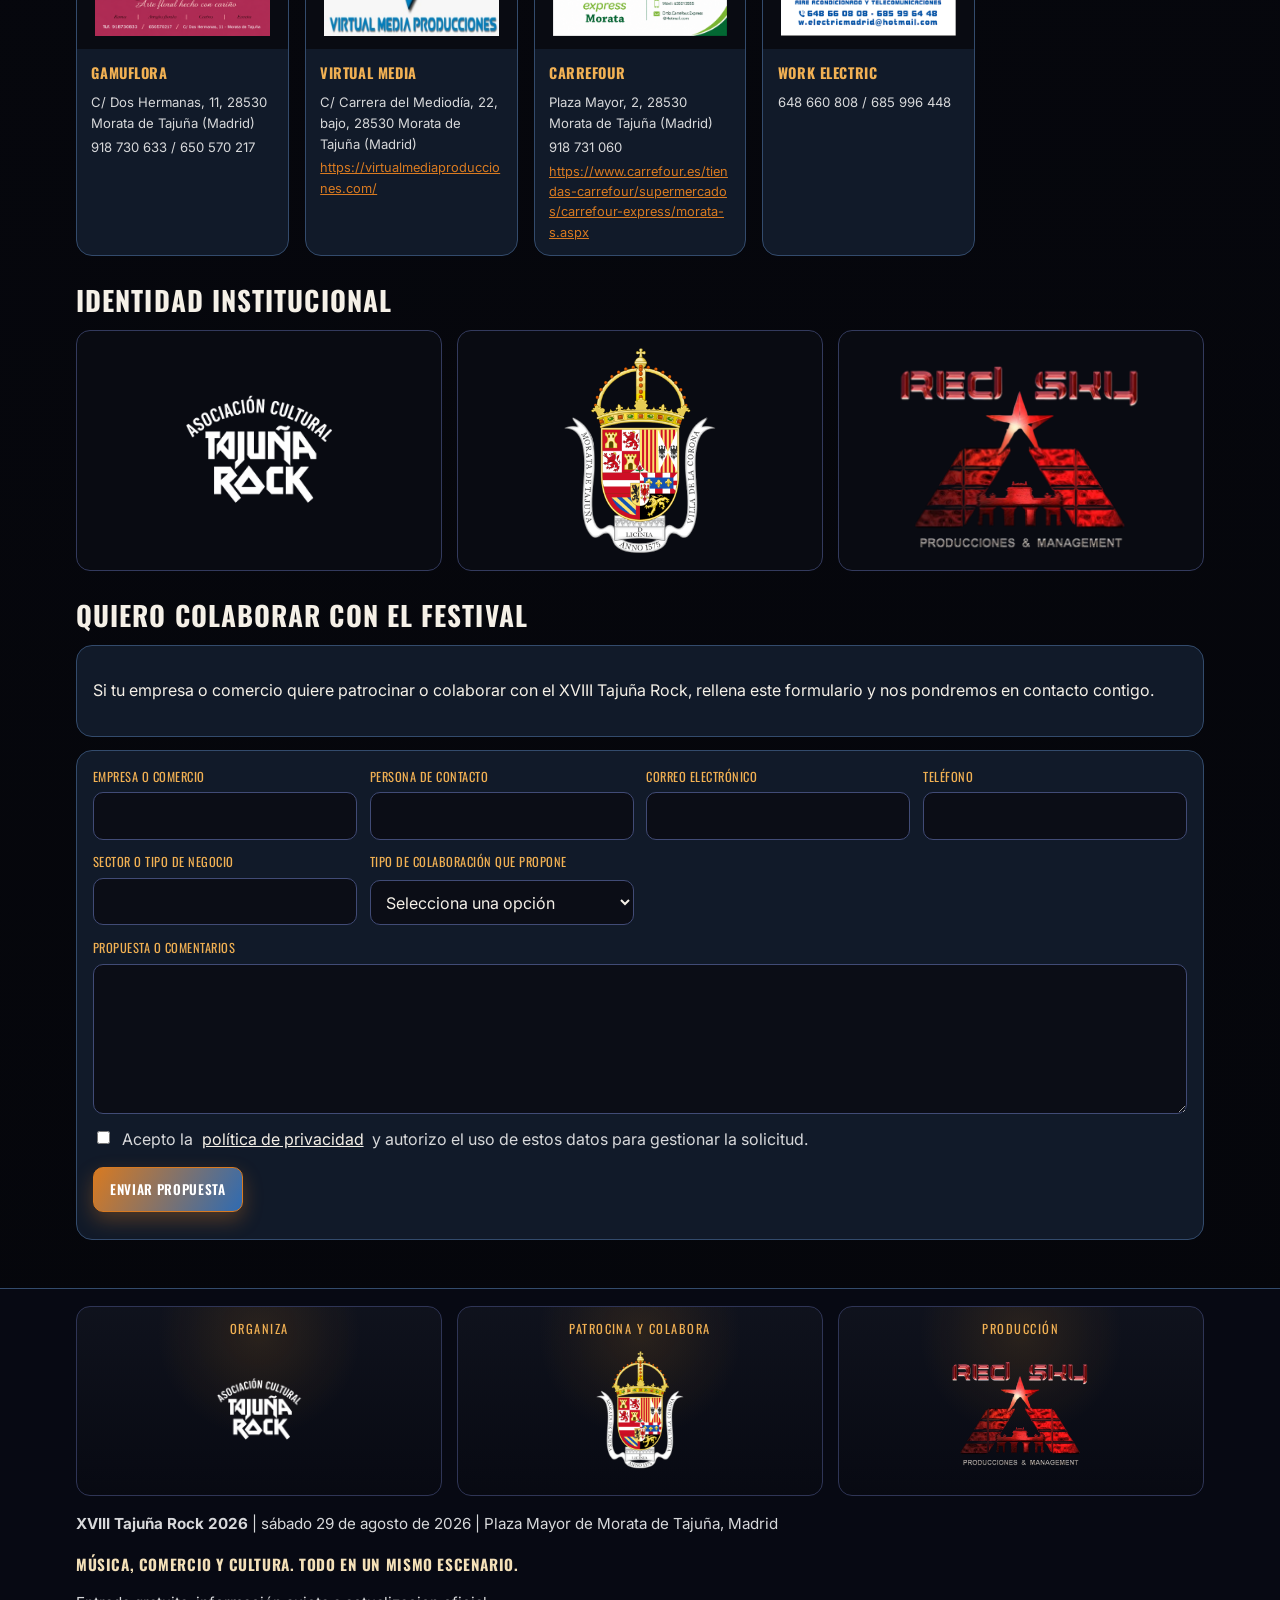
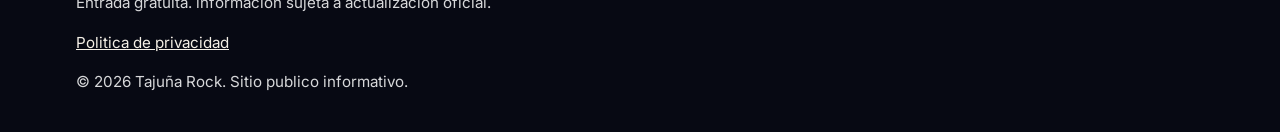
<file: patrocinadores.html>
﻿<!doctype html>
<html lang="es">
  <head>
    <meta charset="utf-8" />
    <meta name="viewport" content="width=device-width, initial-scale=1" />
    <title>XVIII Tajuña Rock 2026 | Patrocinadores</title>
    <meta
      name="description"
      content="Seccion de patrocinadores y colaboradores del XVIII Tajuña Rock 2026."
    />
    <meta property="og:title" content="XVIII Tajuña Rock 2026 | Patrocinadores" />
    <meta
      property="og:description"
      content="Logos y recursos publicos de patrocinadores y colaboradores del festival."
    />
    <meta property="og:type" content="website" />
    <meta property="og:locale" content="es_ES" />
    <meta property="og:image" content="https://juanda-ecaweb.github.io/Tajuna-Rock/imagenes/cartel/tajunarock_18_edicion.png" />
    <meta name="twitter:card" content="summary_large_image" />
    <meta name="twitter:image" content="https://juanda-ecaweb.github.io/Tajuna-Rock/imagenes/cartel/tajunarock_18_edicion.png" />
    <link rel="canonical" href="https://juanda-ecaweb.github.io/Tajuna-Rock/patrocinadores.html" />
    <link rel="stylesheet" href="css/estilos.css" />
    <script defer src="js/datos.js"></script>
    <script defer src="js/principal.js"></script>
    <script type="application/ld+json" data-event-jsonld></script>
  </head>
  <body>
    <a href="#contenido" class="skip-link">Saltar al contenido principal</a>
    <div data-site-header></div>

    <main id="contenido" class="page">
      <section class="hero" aria-labelledby="patrocinadores-title">
        <h1 id="patrocinadores-title">Patrocinadores y colaboradores</h1>
        <p>Listado y logos unicamente cuando exista material oficial publicado.</p>
      </section>

      <section class="section">
        <div class="sponsors-grid" data-patrocinadores-grid></div>
      </section>

      <section class="section" aria-labelledby="institucional-title">
        <h2 id="institucional-title">Identidad institucional</h2>
        <div class="brand-strip brand-strip-institucional">
          <figure class="brand-card" data-media-slot>
            <img data-footer-asociacion alt="" />
          </figure>
          <figure class="brand-card" data-media-slot>
            <img data-footer-ayuntamiento alt="" />
          </figure>
          <figure class="brand-card" data-media-slot>
            <img data-footer-redsky alt="" />
          </figure>
        </div>
      </section>

      <section class="section" aria-labelledby="patrocinio-form-title">
        <h2 id="patrocinio-form-title">Quiero colaborar con el festival</h2>
        <div class="info-block">
          <p>Si tu empresa o comercio quiere patrocinar o colaborar con el XVIII Tajuña Rock, rellena este formulario y nos pondremos en contacto contigo.</p>
        </div>
        <form class="site-form" data-mailto-form data-form-type="patrocinio">
          <input type="hidden" name="Canal" value="Oferta de patrocinio" />
          <input type="hidden" name="Asunto" value="" data-form-subject />
          <div class="form-grid">
            <div class="form-field">
              <label for="pat-empresa">Empresa o comercio</label>
              <input id="pat-empresa" name="Empresa" type="text" required />
            </div>
            <div class="form-field">
              <label for="pat-contacto">Persona de contacto</label>
              <input id="pat-contacto" name="Contacto" type="text" required autocomplete="name" />
            </div>
            <div class="form-field">
              <label for="pat-email">Correo electrónico</label>
              <input id="pat-email" name="Email" type="email" required autocomplete="email" />
            </div>
            <div class="form-field">
              <label for="pat-telefono">Teléfono</label>
              <input id="pat-telefono" name="Telefono" type="tel" autocomplete="tel" />
            </div>
            <div class="form-field">
              <label for="pat-sector">Sector o tipo de negocio</label>
              <input id="pat-sector" name="Sector" type="text" />
            </div>
            <div class="form-field">
              <label for="pat-tipo">Tipo de colaboración que propone</label>
              <select id="pat-tipo" name="Tipo colaboracion">
                <option value="">Selecciona una opción</option>
                <option>Patrocinio económico</option>
                <option>Patrocinio en especie</option>
                <option>Colaboración como proveedor</option>
                <option>Intercambio publicitario</option>
                <option>Otros</option>
              </select>
            </div>
            <div class="form-field form-field-full">
              <label for="pat-propuesta">Propuesta o comentarios</label>
              <textarea id="pat-propuesta" name="Propuesta" rows="5"></textarea>
            </div>
          </div>
          <label class="check-line">
            <input type="checkbox" name="Acepto privacidad" required />
            Acepto la <a href="privacidad.html">política de privacidad</a> y autorizo el uso de estos datos para gestionar la solicitud.
          </label>
          <div class="form-actions">
            <button class="btn" type="submit">Enviar propuesta</button>
          </div>
          <p class="form-feedback" data-form-feedback aria-live="polite"></p>
        </form>
      </section>
    </main>

    <div data-site-footer></div>
  </body>
</html>
</file>
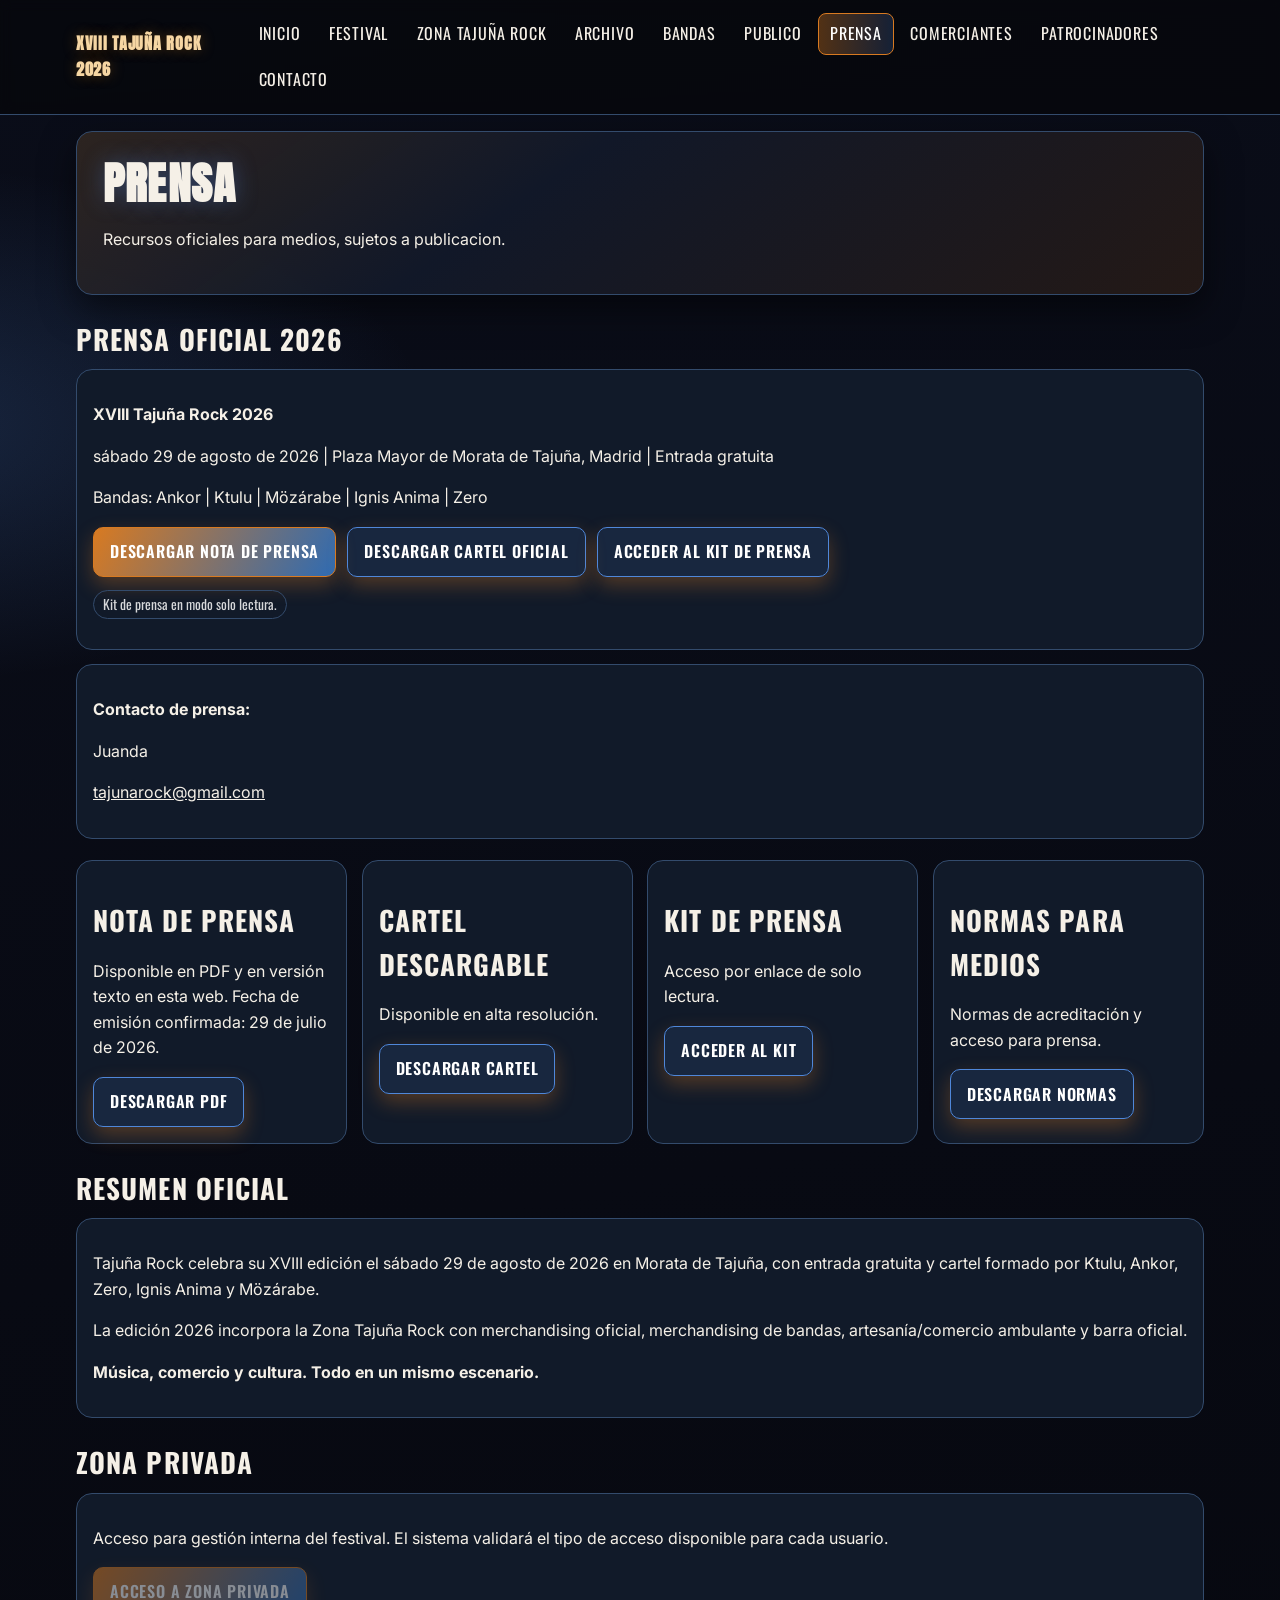
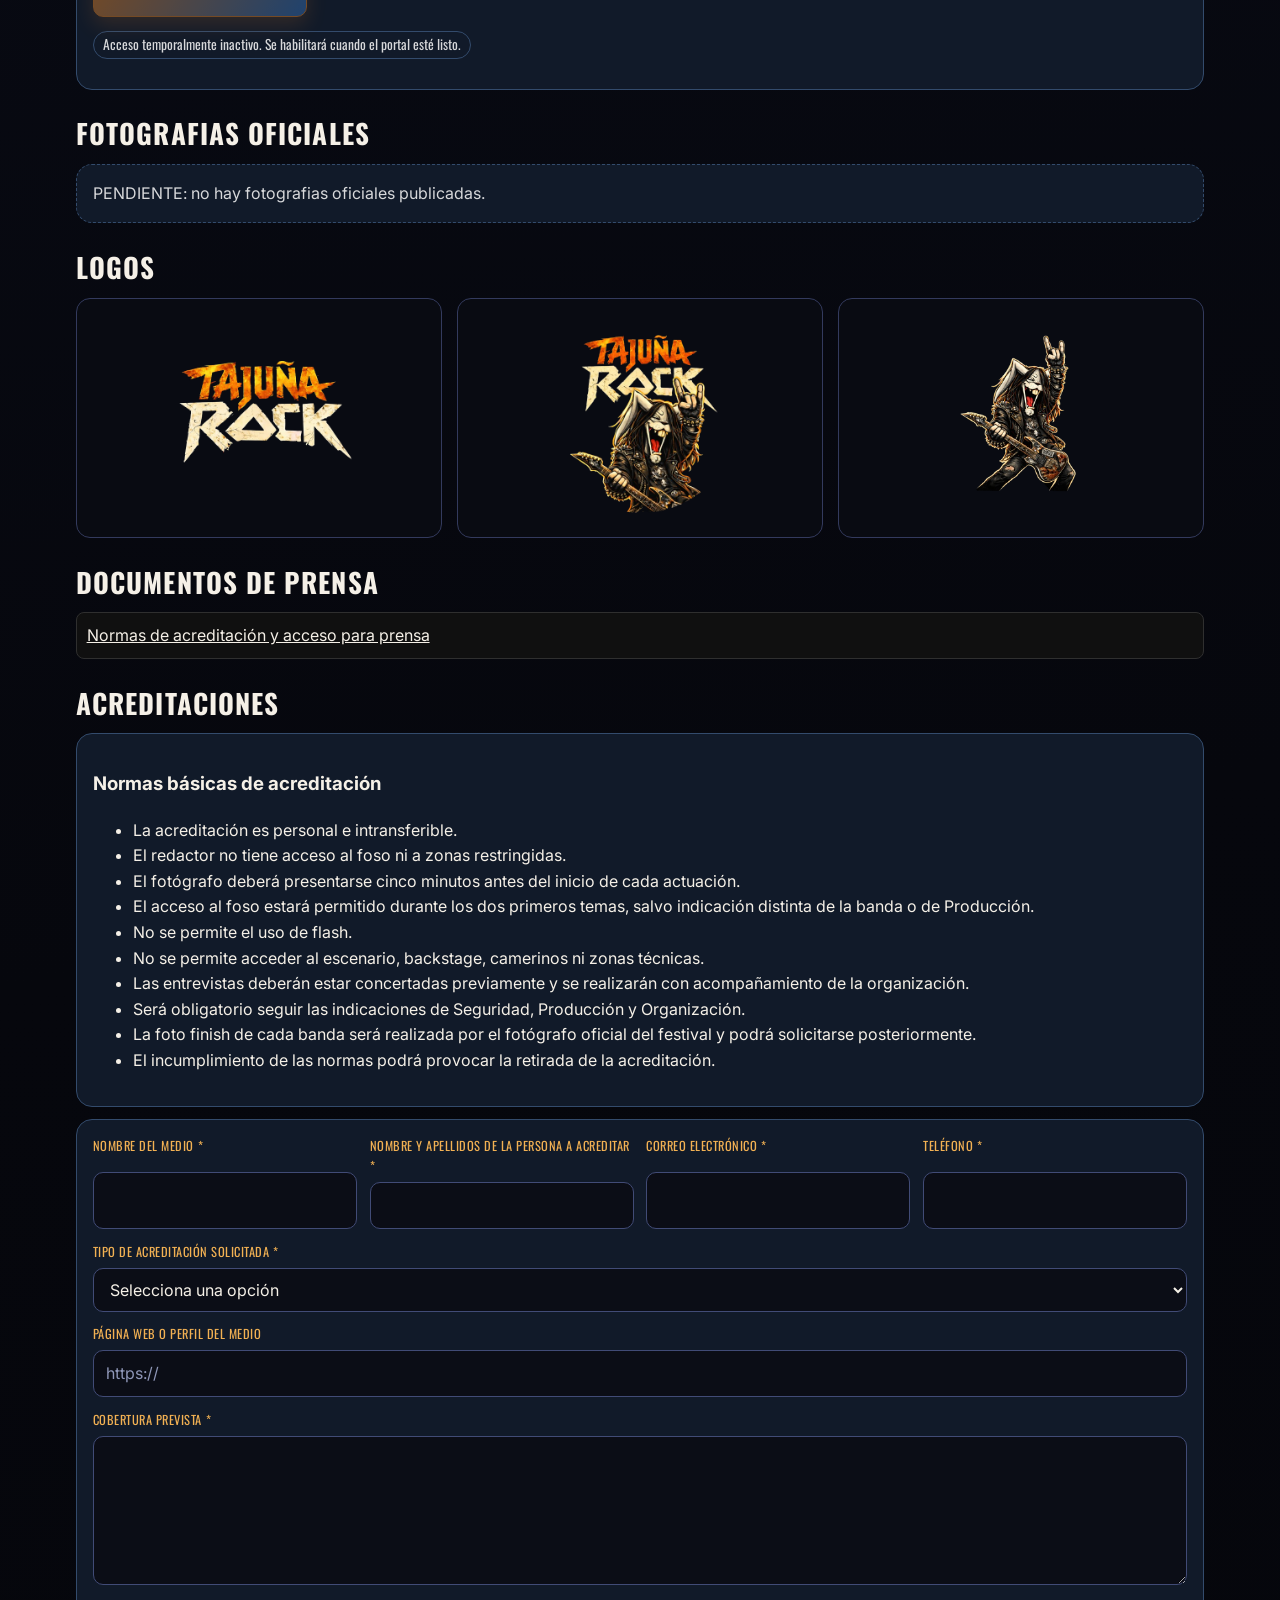
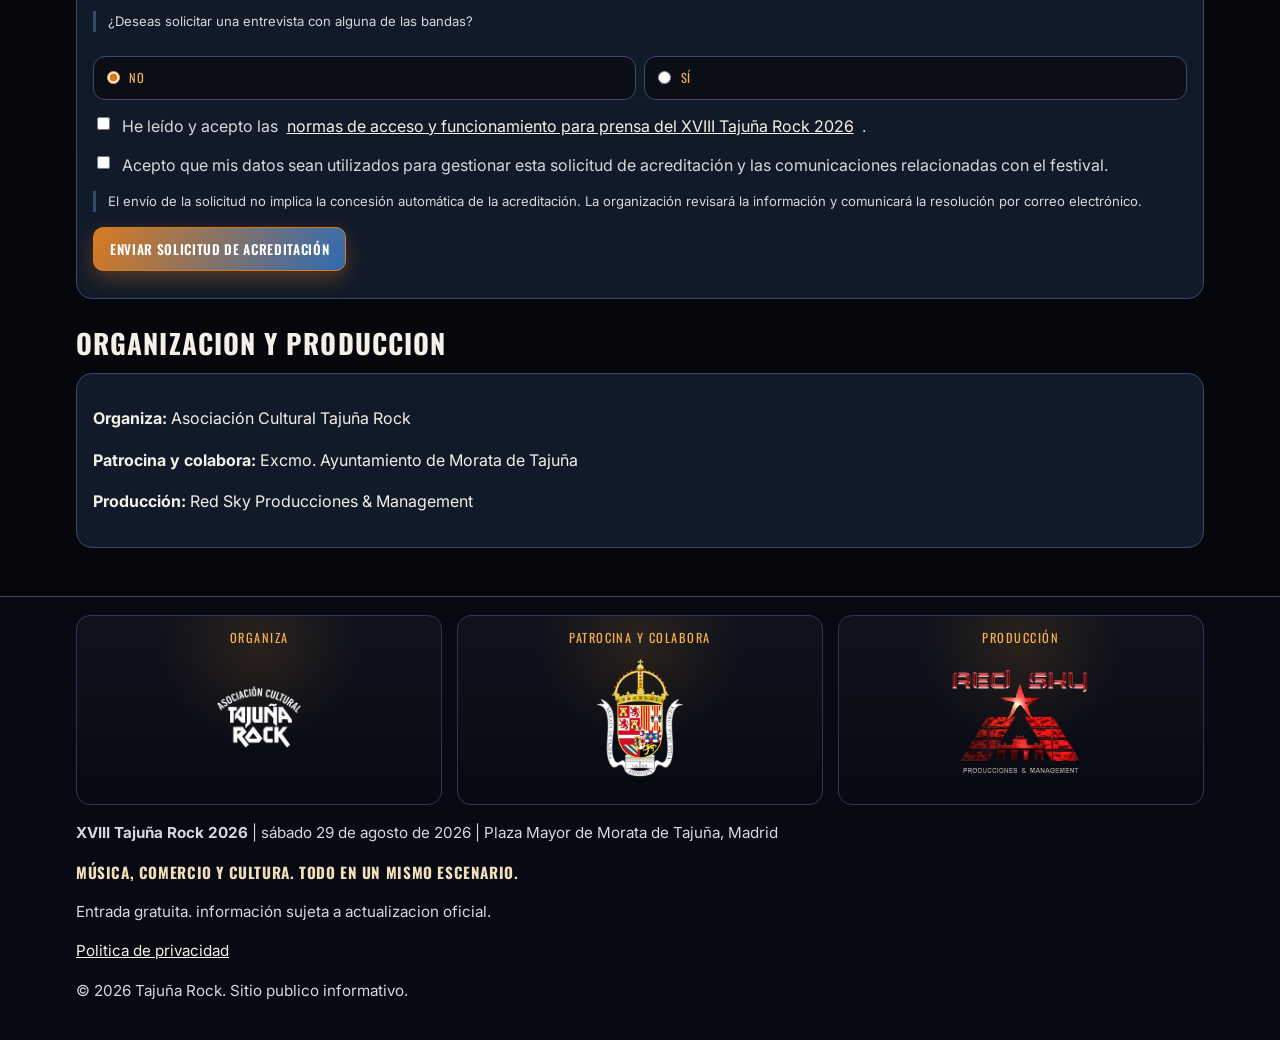
<file: prensa.html>
﻿<!doctype html>
<html lang="es">
  <head>
    <meta charset="utf-8" />
    <meta name="viewport" content="width=device-width, initial-scale=1" />
    <title>XVIII Tajuña Rock 2026 | Prensa</title>
    <meta
      name="description"
      content="Centro de prensa del XVIII Tajuña Rock 2026: documentos, cartel, fotos oficiales, logos y acreditaciones cuando esten disponibles."
    />
    <meta property="og:title" content="XVIII Tajuña Rock 2026 | Prensa" />
    <meta
      property="og:description"
      content="Recursos de prensa y acreditaciones del festival."
    />
    <meta property="og:type" content="website" />
    <meta property="og:locale" content="es_ES" />
    <meta property="og:image" content="https://juanda-ecaweb.github.io/Tajuna-Rock/imagenes/cartel/tajunarock_18_edicion.png" />
    <meta name="twitter:card" content="summary_large_image" />
    <meta name="twitter:image" content="https://juanda-ecaweb.github.io/Tajuna-Rock/imagenes/cartel/tajunarock_18_edicion.png" />
    <link rel="canonical" href="https://juanda-ecaweb.github.io/Tajuna-Rock/prensa.html" />
    <link rel="stylesheet" href="css/estilos.css" />
    <script defer src="js/datos.js"></script>
    <script defer src="js/principal.js"></script>
    <script type="application/ld+json" data-event-jsonld></script>
  </head>
  <body>
    <a href="#contenido" class="skip-link">Saltar al contenido principal</a>
    <div data-site-header></div>

    <main id="contenido" class="page">
      <section class="hero" aria-labelledby="prensa-title">
        <h1 id="prensa-title">Prensa</h1>
        <p>Recursos oficiales para medios, sujetos a publicacion.</p>
      </section>

      <section class="section" aria-labelledby="prensa-publica-title">
        <h2 id="prensa-publica-title">Prensa oficial 2026</h2>
        <div class="info-block">
          <p><strong data-festival-nombre></strong></p>
          <p><span data-festival-fecha></span> | <span data-festival-lugar></span> | Entrada <span data-festival-entrada></span></p>
          <p>
            Bandas: <span data-bandas-inline></span>
          </p>
          <div class="action-row">
            <a class="btn" data-press-nota href="#">Descargar nota de prensa</a>
            <a class="btn alt" data-press-cartel href="#">Descargar cartel oficial</a>
            <a class="btn alt" data-press-kit href="#">Acceder al kit de prensa</a>
          </div>
          <p class="tag" data-press-kit-note>PENDIENTE: añade el enlace de Google Drive en modo solo lectura.</p>
        </div>

        <div class="info-block section-tight" aria-label="Contacto de prensa">
          <p><strong>Contacto de prensa:</strong></p>
          <p><span data-press-contacto-nombre></span></p>
          <p><a data-press-contacto-email href="#"></a></p>
          <p><a data-press-contacto-telefono href="#"></a></p>
        </div>
      </section>

      <section class="section grid" aria-label="Recursos de prensa">
        <article class="card">
          <h2>Nota de prensa</h2>
          <p>Disponible en PDF y en versión texto en esta web. Fecha de emisión confirmada: 29 de julio de 2026.</p>
          <div class="action-row">
            <a class="btn alt" data-press-nota href="#">Descargar PDF</a>
          </div>
        </article>
        <article class="card">
          <h2>Cartel descargable</h2>
          <p>Disponible en alta resolución.</p>
          <div class="action-row">
            <a class="btn alt" data-press-cartel href="#">Descargar cartel</a>
          </div>
        </article>
        <article class="card">
          <h2>Kit de prensa</h2>
          <p>Acceso por enlace de solo lectura.</p>
          <div class="action-row">
            <a class="btn alt" data-press-kit href="#">Acceder al kit</a>
          </div>
        </article>
        <article class="card">
          <h2>Normas para medios</h2>
          <p>Normas de acreditación y acceso para prensa.</p>
          <div class="action-row">
            <a class="btn alt" href="documentos/prensa/normas_acreditacion_acceso_prensa.pdf" target="_blank" rel="noopener">Descargar normas</a>
          </div>
        </article>
      </section>

      <section class="section" aria-labelledby="resumen-prensa-title">
        <h2 id="resumen-prensa-title">Resumen oficial</h2>
        <div class="info-block">
          <p>
            Tajuña Rock celebra su XVIII edición el sábado 29 de agosto de 2026 en Morata de Tajuña,
            con entrada gratuita y cartel formado por Ktulu, Ankor, Zero, Ignis Anima y Mözárabe.
          </p>
          <p>
            La edición 2026 incorpora la Zona Tajuña Rock con merchandising oficial, merchandising de bandas,
            artesanía/comercio ambulante y barra oficial.
          </p>
          <p><strong>Música, comercio y cultura. Todo en un mismo escenario.</strong></p>
        </div>
      </section>

      <section class="section" aria-labelledby="portal-prensa-title">
        <h2 id="portal-prensa-title">Zona privada</h2>
        <div class="info-block" data-private-access data-private-context="prensa"></div>
      </section>

      <section class="section" aria-labelledby="fotos-oficiales">
        <h2 id="fotos-oficiales">Fotografias oficiales</h2>
        <div data-prensa-fotos></div>
      </section>

      <section class="section" aria-labelledby="logos-prensa">
        <h2 id="logos-prensa">Logos</h2>
        <div class="brand-strip">
          <figure class="brand-card" data-media-slot>
            <img data-media-main-logo alt="" />
          </figure>
          <figure class="brand-card" data-media-slot>
            <img data-media-logo-mascot alt="" />
          </figure>
          <figure class="brand-card" data-media-slot>
            <img data-media-mascot alt="" />
          </figure>
        </div>
      </section>

      <section class="section" aria-labelledby="documentos-prensa">
        <h2 id="documentos-prensa">Documentos de prensa</h2>
        <div data-doc-section="prensa"></div>
      </section>

      <section class="section" aria-labelledby="acreditaciones-prensa">
        <h2 id="acreditaciones-prensa">Acreditaciones</h2>
        <div class="info-block">
          <h3>Normas básicas de acreditación</h3>
          <ul>
            <li>La acreditación es personal e intransferible.</li>
            <li>El redactor no tiene acceso al foso ni a zonas restringidas.</li>
            <li>El fotógrafo deberá presentarse cinco minutos antes del inicio de cada actuación.</li>
            <li>El acceso al foso estará permitido durante los dos primeros temas, salvo indicación distinta de la banda o de Producción.</li>
            <li>No se permite el uso de flash.</li>
            <li>No se permite acceder al escenario, backstage, camerinos ni zonas técnicas.</li>
            <li>Las entrevistas deberán estar concertadas previamente y se realizarán con acompañamiento de la organización.</li>
            <li>Será obligatorio seguir las indicaciones de Seguridad, Producción y Organización.</li>
            <li>La foto finish de cada banda será realizada por el fotógrafo oficial del festival y podrá solicitarse posteriormente.</li>
            <li>El incumplimiento de las normas podrá provocar la retirada de la acreditación.</li>
          </ul>
        </div>
        <form class="site-form section-tight" id="form-acreditacion-prensa" data-acreditacion-form novalidate>
          <!-- Honeypot antispam: oculto visualmente, no usar type="hidden" -->
          <div style="position:absolute;left:-9999px;top:-9999px;width:1px;height:1px;overflow:hidden" aria-hidden="true">
            <label for="prensa-website">No rellenar</label>
            <input id="prensa-website" type="text" name="website" tabindex="-1" autocomplete="off" />
          </div>

          <div class="form-grid">
            <div class="form-field">
              <label for="prensa-medio">Nombre del medio <span aria-hidden="true">*</span></label>
              <input id="prensa-medio" name="medio" type="text" required autocomplete="organization" />
            </div>
            <div class="form-field">
              <label for="prensa-nombre">Nombre y apellidos de la persona a acreditar <span aria-hidden="true">*</span></label>
              <input id="prensa-nombre" name="nombre" type="text" required autocomplete="name" />
            </div>
            <div class="form-field">
              <label for="prensa-email">Correo electrónico <span aria-hidden="true">*</span></label>
              <input id="prensa-email" name="email" type="email" required autocomplete="email" />
            </div>
            <div class="form-field">
              <label for="prensa-telefono">Teléfono <span aria-hidden="true">*</span></label>
              <input id="prensa-telefono" name="telefono" type="tel" required autocomplete="tel" />
            </div>
            <div class="form-field form-field-full">
              <label for="prensa-tipo">Tipo de acreditación solicitada <span aria-hidden="true">*</span></label>
              <select id="prensa-tipo" name="tipo_acreditacion" required>
                <option value="">Selecciona una opción</option>
                <option value="Redactor/a">Redactor/a</option>
                <option value="Fotógrafo/a">Fotógrafo/a</option>
                <option value="Cámara de vídeo">Cámara de vídeo</option>
                <option value="Radio">Radio</option>
                <option value="Creador/a de contenido">Creador/a de contenido</option>
                <option value="Otro">Otro</option>
              </select>
            </div>
            <div class="form-field form-field-full">
              <label for="prensa-web-medio">Página web o perfil del medio</label>
              <input id="prensa-web-medio" name="web_medio" type="url" placeholder="https://" />
            </div>
            <div class="form-field form-field-full">
              <label for="prensa-cobertura">Cobertura prevista <span aria-hidden="true">*</span></label>
              <textarea id="prensa-cobertura" name="cobertura" rows="5" required></textarea>
            </div>

            <div class="form-field form-field-full choice-group">
              <p class="form-legal">¿Deseas solicitar una entrevista con alguna de las bandas?</p>
              <div class="choice-grid">
                <label class="choice-option">
                  <input id="prensa-entrevista-no" type="radio" name="solicita_entrevista" value="NO" checked />
                  <span>No</span>
                </label>
                <label class="choice-option">
                  <input id="prensa-entrevista-si" type="radio" name="solicita_entrevista" value="SI" />
                  <span>Sí</span>
                </label>
              </div>
            </div>

            <div class="form-field form-field-full is-hidden" id="prensa-entrevista-detalles" hidden>
              <p class="form-legal">¿Con qué banda o bandas?</p>
              <div class="choice-grid choice-grid-checks">
                <label class="choice-option">
                  <input type="checkbox" name="entrevista_bandas" value="Ankor" />
                  <span>Ankor</span>
                </label>
                <label class="choice-option">
                  <input type="checkbox" name="entrevista_bandas" value="Ktulu" />
                  <span>Ktulu</span>
                </label>
                <label class="choice-option">
                  <input type="checkbox" name="entrevista_bandas" value="ZERO" />
                  <span>ZERO</span>
                </label>
                <label class="choice-option">
                  <input type="checkbox" name="entrevista_bandas" value="Mozárabe" />
                  <span>Mozárabe</span>
                </label>
                <label class="choice-option">
                  <input type="checkbox" name="entrevista_bandas" value="Ignis" />
                  <span>Ignis</span>
                </label>
              </div>

              <label for="prensa-entrevista-observaciones">Observaciones sobre la entrevista</label>
              <textarea id="prensa-entrevista-observaciones" name="entrevista_observaciones" rows="3"></textarea>

              <p class="form-legal">La solicitud de entrevista no implica su confirmación. La organización trasladará la petición a la banda correspondiente y su realización quedará sujeta a la disponibilidad y aprobación de la banda.</p>
              <p class="form-feedback is-hidden" id="feedback-entrevista" aria-live="polite"></p>
            </div>
          </div>

          <label class="check-line">
            <input type="checkbox" name="acepta_normas" required />
            He leído y acepto las <a href="documentos/prensa/normas_acreditacion_acceso_prensa.pdf" target="_blank" rel="noopener">normas de acceso y funcionamiento para prensa del XVIII Tajuña Rock 2026</a>.
          </label>
          <label class="check-line">
            <input type="checkbox" name="acepta_privacidad" required />
            Acepto que mis datos sean utilizados para gestionar esta solicitud de acreditación y las comunicaciones relacionadas con el festival.
          </label>

          <p class="form-legal">El envío de la solicitud no implica la concesión automática de la acreditación. La organización revisará la información y comunicará la resolución por correo electrónico.</p>

          <div class="form-actions">
            <button class="btn" type="submit" id="btn-enviar-acreditacion">Enviar solicitud de acreditación</button>
          </div>
          <p class="form-feedback" id="feedback-acreditacion" aria-live="polite"></p>
        </form>
      </section>

      <section class="section" aria-labelledby="organizacion-prensa">
        <h2 id="organizacion-prensa">Organizacion y produccion</h2>
        <div class="info-block">
          <p><strong>Organiza:</strong> Asociación Cultural Tajuña Rock</p>
          <p><strong>Patrocina y colabora:</strong> Excmo. Ayuntamiento de Morata de Tajuña</p>
          <p><strong>Producción:</strong> Red Sky Producciones &amp; Management</p>
        </div>
      </section>
    </main>

    <div data-site-footer></div>
  </body>
</html>
</file>
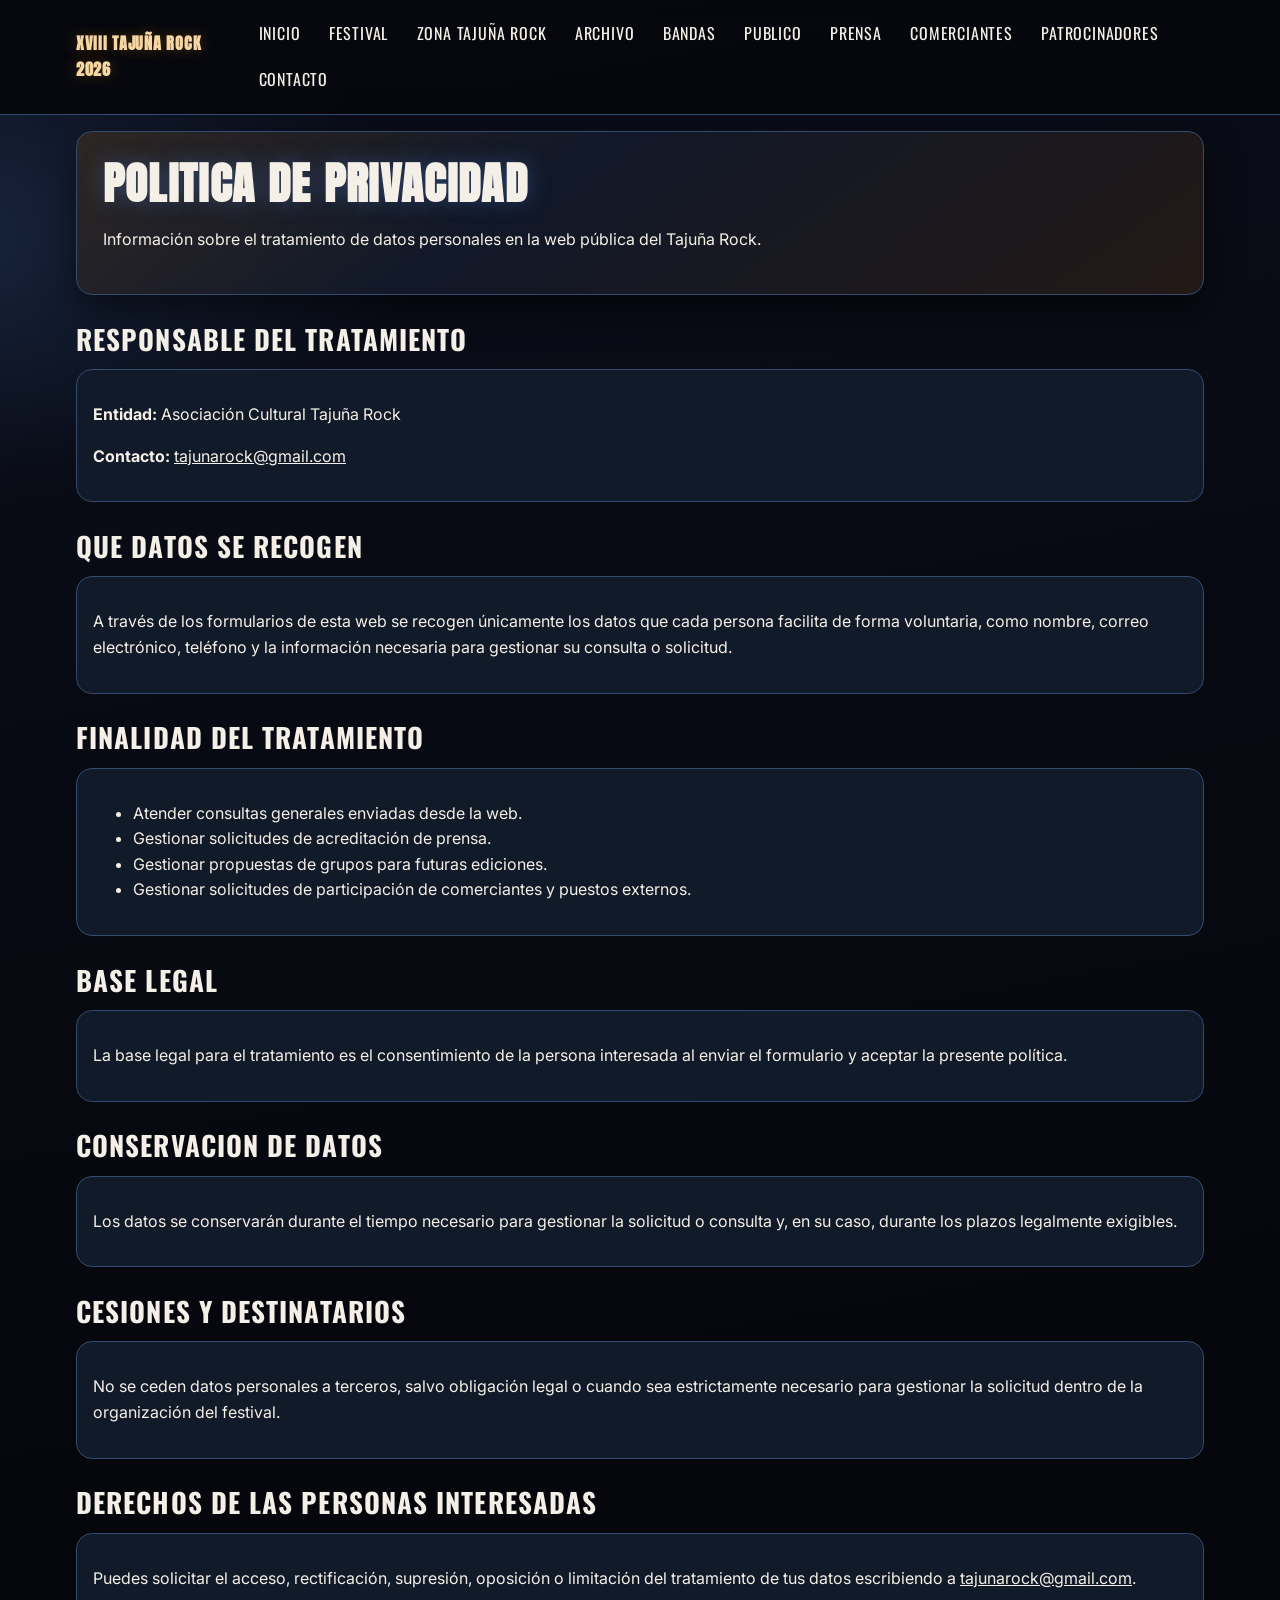
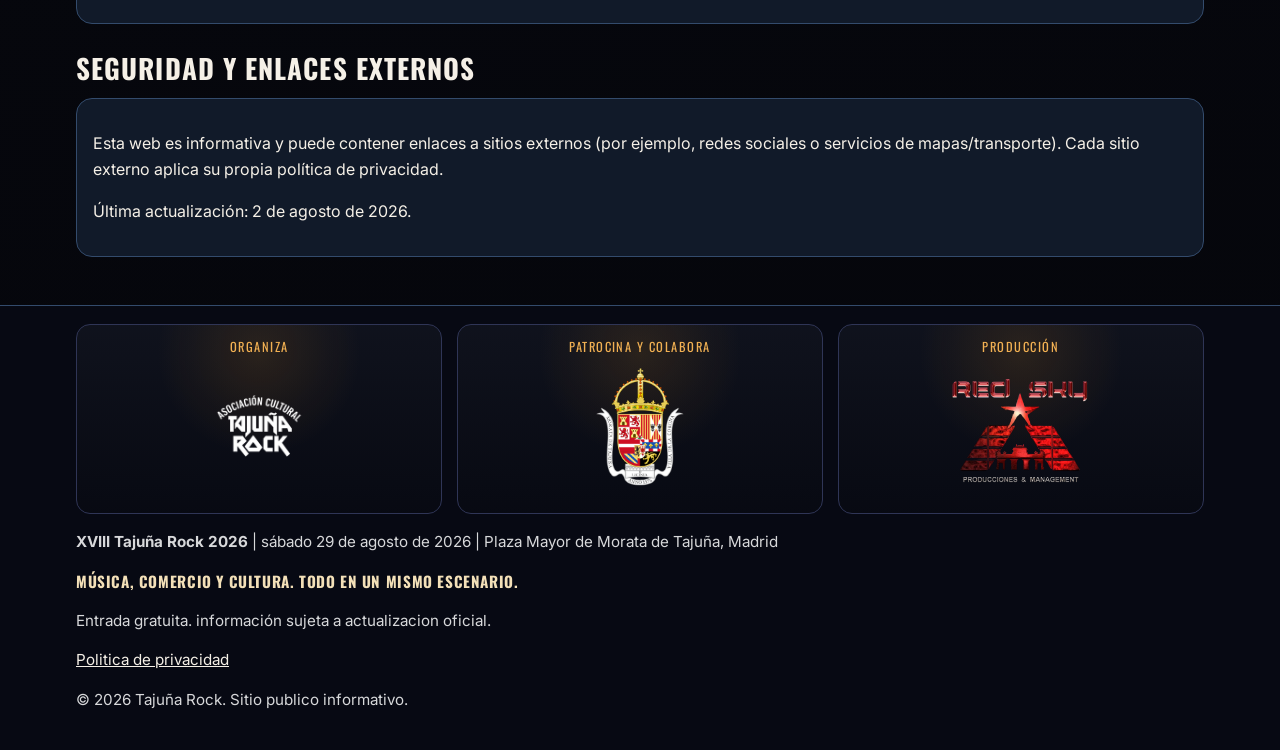
<file: privacidad.html>
<!doctype html>
<html lang="es">
  <head>
    <meta charset="utf-8" />
    <meta name="viewport" content="width=device-width, initial-scale=1" />
    <title>XVIII Tajuña Rock 2026 | Politica de privacidad</title>
    <meta
      name="description"
      content="Politica de privacidad del sitio web del XVIII Tajuña Rock 2026 y tratamiento de datos en formularios de contacto."
    />
    <meta property="og:title" content="XVIII Tajuña Rock 2026 | Politica de privacidad" />
    <meta
      property="og:description"
      content="Información sobre tratamiento de datos personales en la web publica del festival."
    />
    <meta property="og:type" content="website" />
    <meta property="og:locale" content="es_ES" />
    <meta property="og:image" content="https://juanda-ecaweb.github.io/Tajuna-Rock/imagenes/cartel/tajunarock_18_edicion.png" />
    <meta name="twitter:card" content="summary_large_image" />
    <meta name="twitter:image" content="https://juanda-ecaweb.github.io/Tajuna-Rock/imagenes/cartel/tajunarock_18_edicion.png" />
    <link rel="canonical" href="https://juanda-ecaweb.github.io/Tajuna-Rock/privacidad.html" />
    <link rel="stylesheet" href="css/estilos.css" />
    <script defer src="js/datos.js"></script>
    <script defer src="js/principal.js"></script>
  </head>
  <body>
    <a href="#contenido" class="skip-link">Saltar al contenido principal</a>
    <div data-site-header></div>

    <main id="contenido" class="page">
      <section class="hero" aria-labelledby="privacidad-title">
        <h1 id="privacidad-title">Politica de privacidad</h1>
        <p>Información sobre el tratamiento de datos personales en la web pública del Tajuña Rock.</p>
      </section>

      <section class="section" aria-labelledby="responsable-title">
        <h2 id="responsable-title">Responsable del tratamiento</h2>
        <div class="info-block">
          <p><strong>Entidad:</strong> Asociación Cultural Tajuña Rock</p>
          <p><strong>Contacto:</strong> <a href="mailto:tajunarock@gmail.com">tajunarock@gmail.com</a></p>
        </div>
      </section>

      <section class="section" aria-labelledby="datos-title">
        <h2 id="datos-title">Que datos se recogen</h2>
        <div class="info-block">
          <p>
            A través de los formularios de esta web se recogen únicamente los datos que cada persona facilita de forma
            voluntaria, como nombre, correo electrónico, teléfono y la información necesaria para gestionar su
            consulta o solicitud.
          </p>
        </div>
      </section>

      <section class="section" aria-labelledby="finalidad-title">
        <h2 id="finalidad-title">Finalidad del tratamiento</h2>
        <div class="info-block">
          <ul>
            <li>Atender consultas generales enviadas desde la web.</li>
            <li>Gestionar solicitudes de acreditación de prensa.</li>
            <li>Gestionar propuestas de grupos para futuras ediciones.</li>
            <li>Gestionar solicitudes de participación de comerciantes y puestos externos.</li>
          </ul>
        </div>
      </section>

      <section class="section" aria-labelledby="base-legal-title">
        <h2 id="base-legal-title">Base legal</h2>
        <div class="info-block">
          <p>
            La base legal para el tratamiento es el consentimiento de la persona interesada al enviar el formulario y
            aceptar la presente política.
          </p>
        </div>
      </section>

      <section class="section" aria-labelledby="conservacion-title">
        <h2 id="conservacion-title">Conservacion de datos</h2>
        <div class="info-block">
          <p>
            Los datos se conservarán durante el tiempo necesario para gestionar la solicitud o consulta y, en su caso,
            durante los plazos legalmente exigibles.
          </p>
        </div>
      </section>

      <section class="section" aria-labelledby="cesiones-title">
        <h2 id="cesiones-title">Cesiones y destinatarios</h2>
        <div class="info-block">
          <p>
            No se ceden datos personales a terceros, salvo obligación legal o cuando sea estrictamente necesario para
            gestionar la solicitud dentro de la organización del festival.
          </p>
        </div>
      </section>

      <section class="section" aria-labelledby="derechos-title">
        <h2 id="derechos-title">Derechos de las personas interesadas</h2>
        <div class="info-block">
          <p>
            Puedes solicitar el acceso, rectificación, supresión, oposición o limitación del tratamiento de tus datos
            escribiendo a <a href="mailto:tajunarock@gmail.com">tajunarock@gmail.com</a>.
          </p>
        </div>
      </section>

      <section class="section" aria-labelledby="seguridad-title">
        <h2 id="seguridad-title">Seguridad y enlaces externos</h2>
        <div class="info-block">
          <p>
            Esta web es informativa y puede contener enlaces a sitios externos (por ejemplo, redes sociales o servicios
            de mapas/transporte). Cada sitio externo aplica su propia política de privacidad.
          </p>
          <p>Última actualización: 2 de agosto de 2026.</p>
        </div>
      </section>
    </main>

    <div data-site-footer></div>
  </body>
</html>
</file>
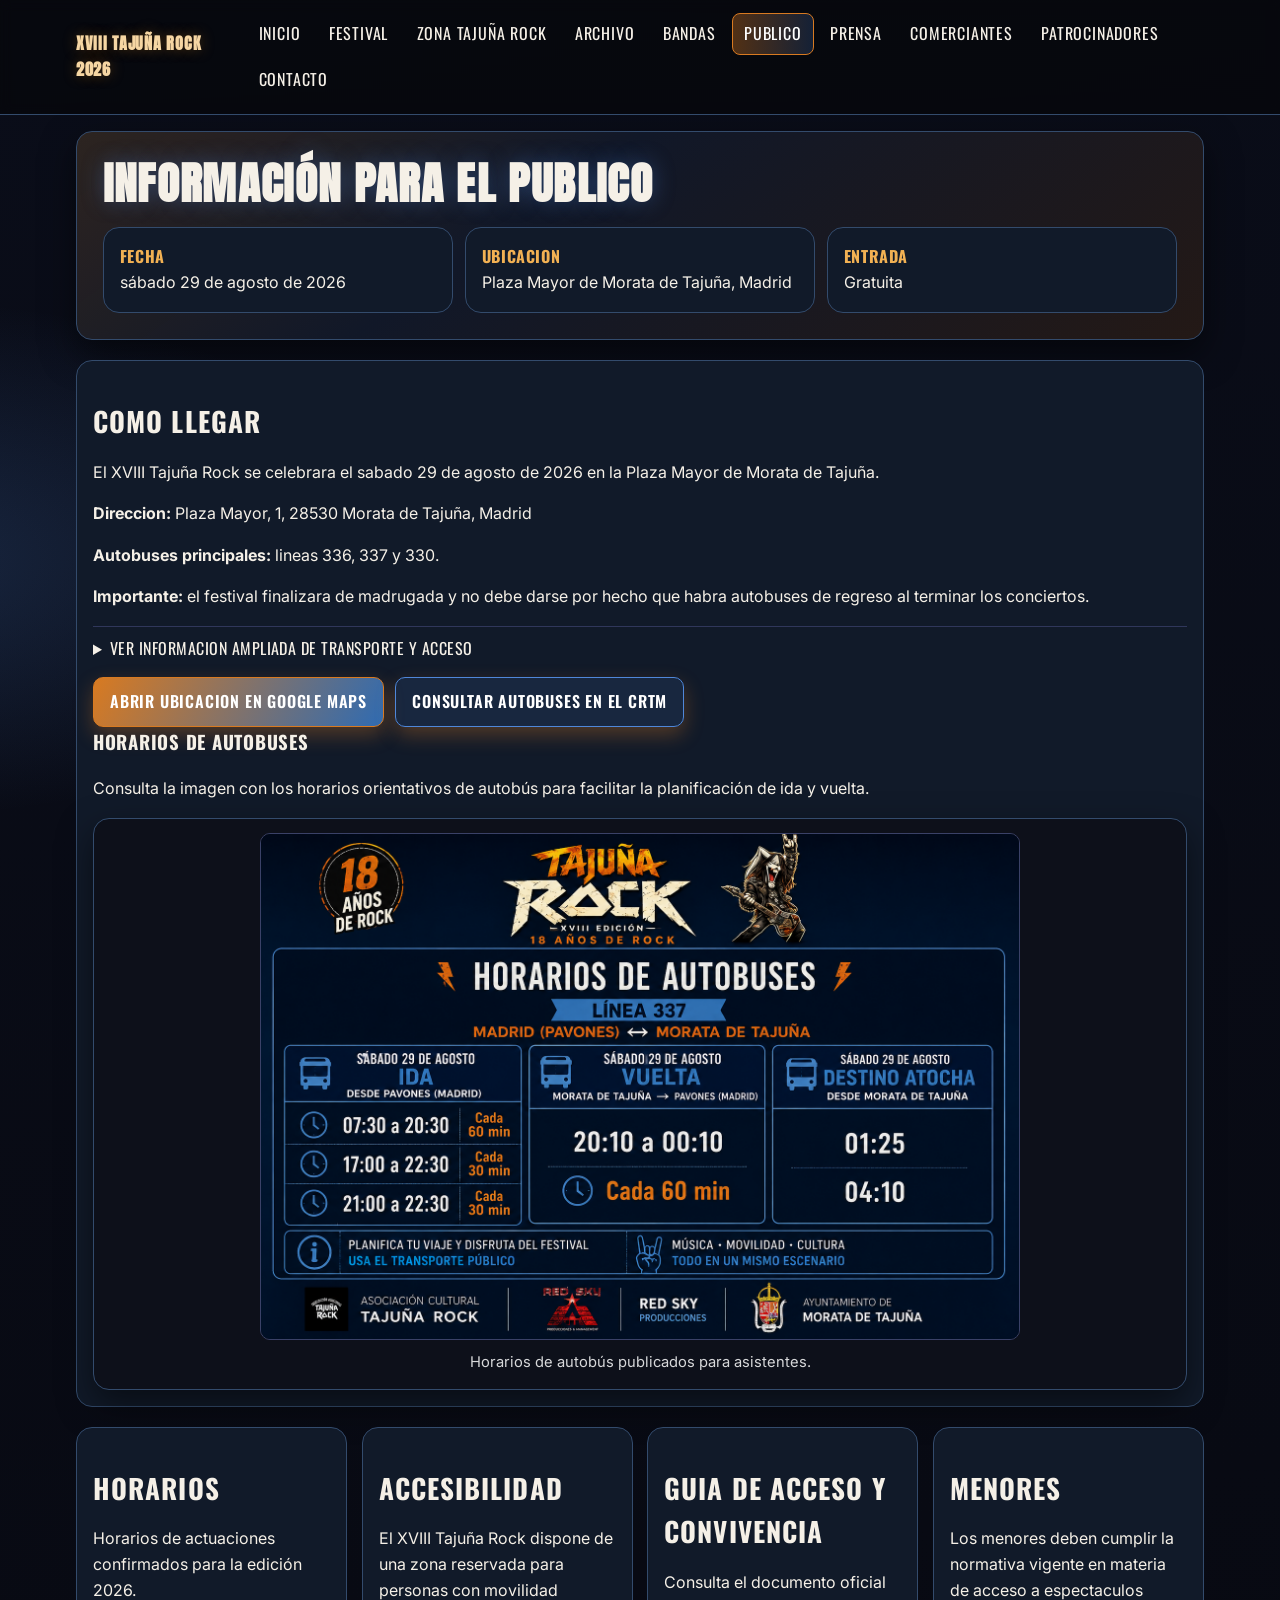
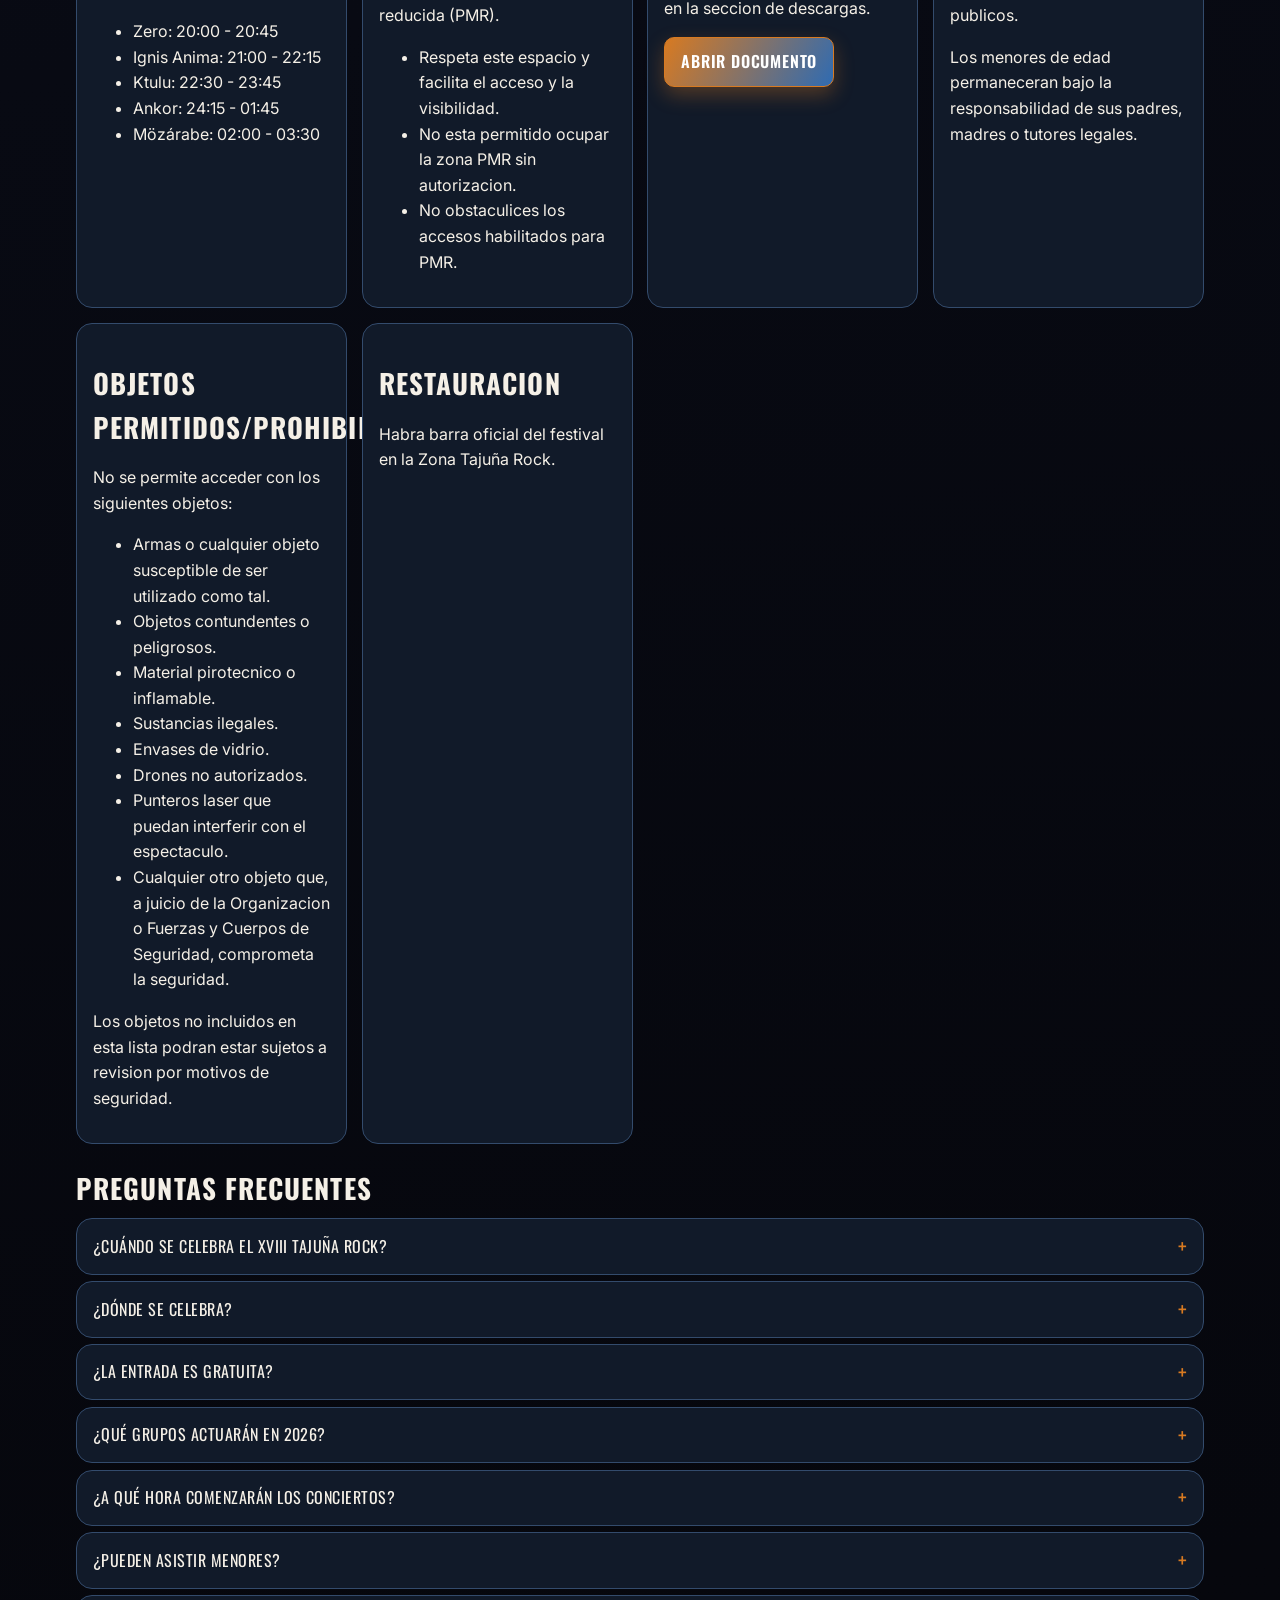
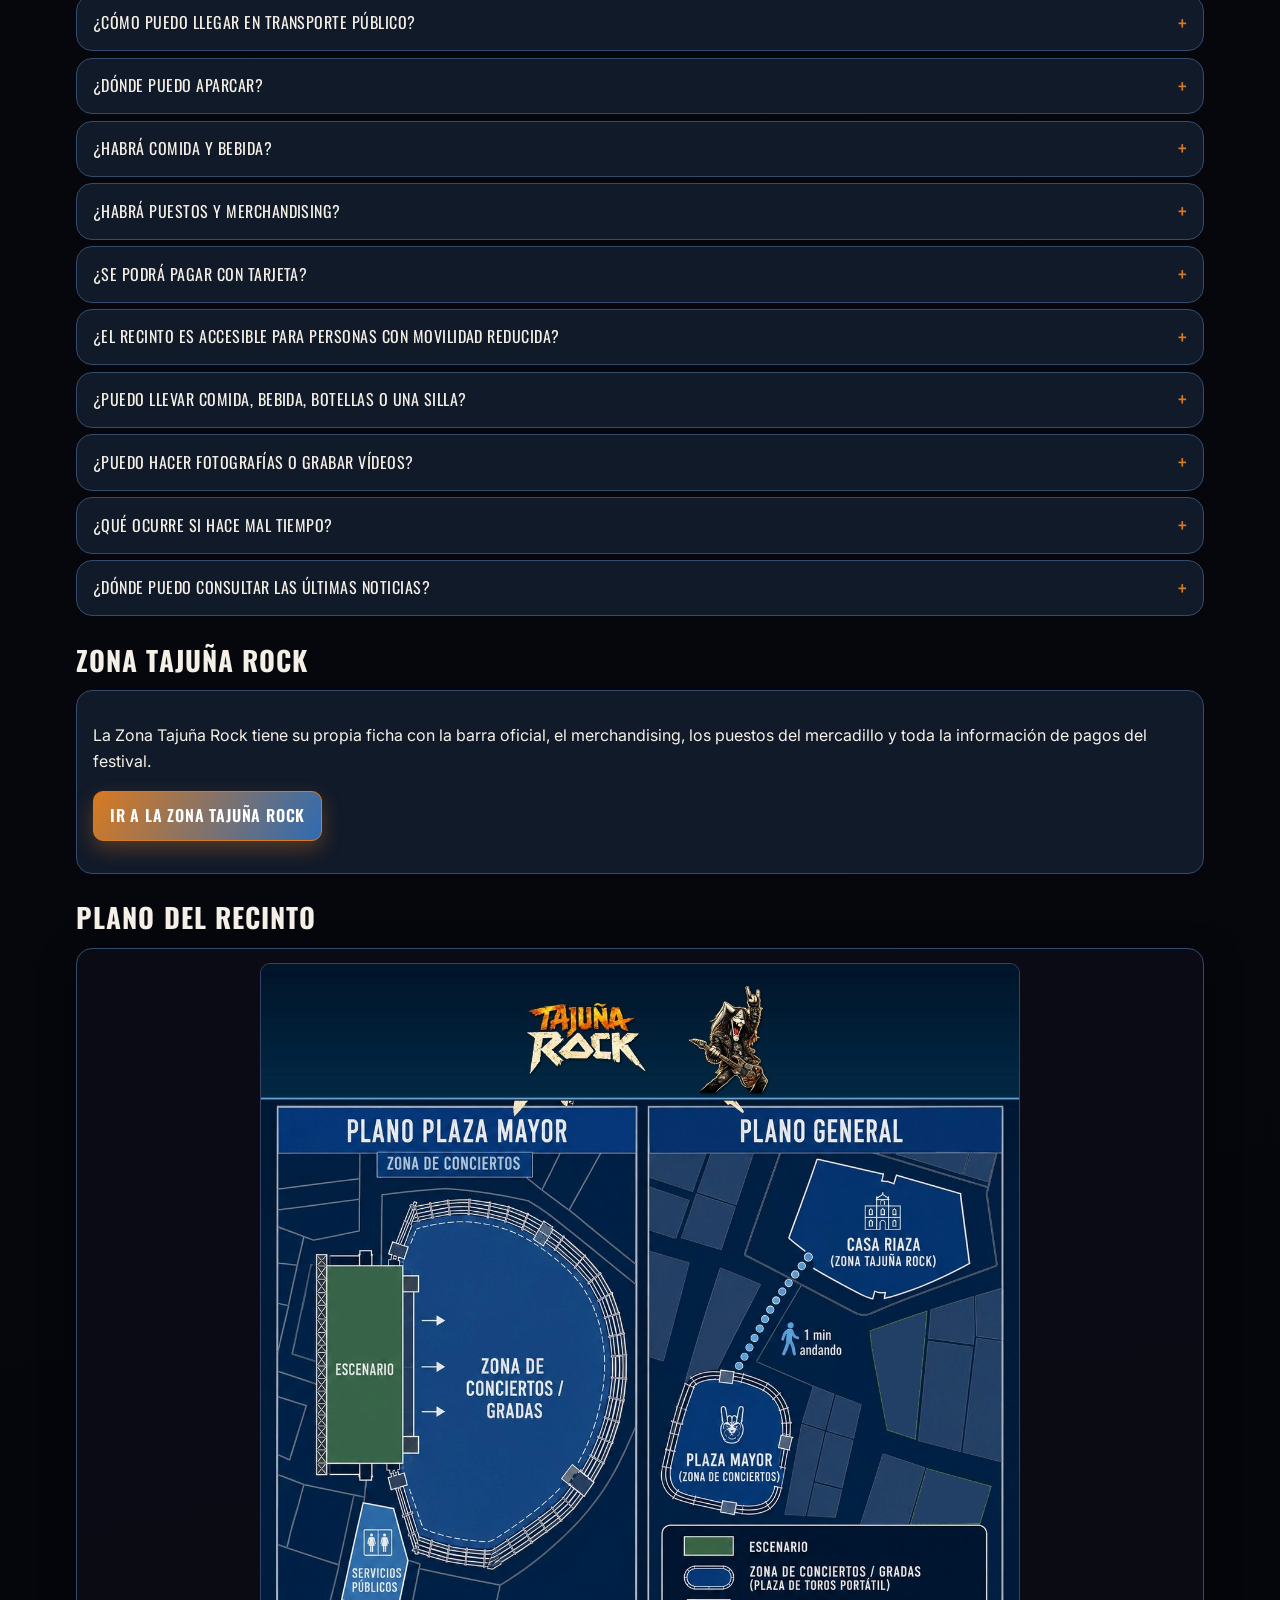
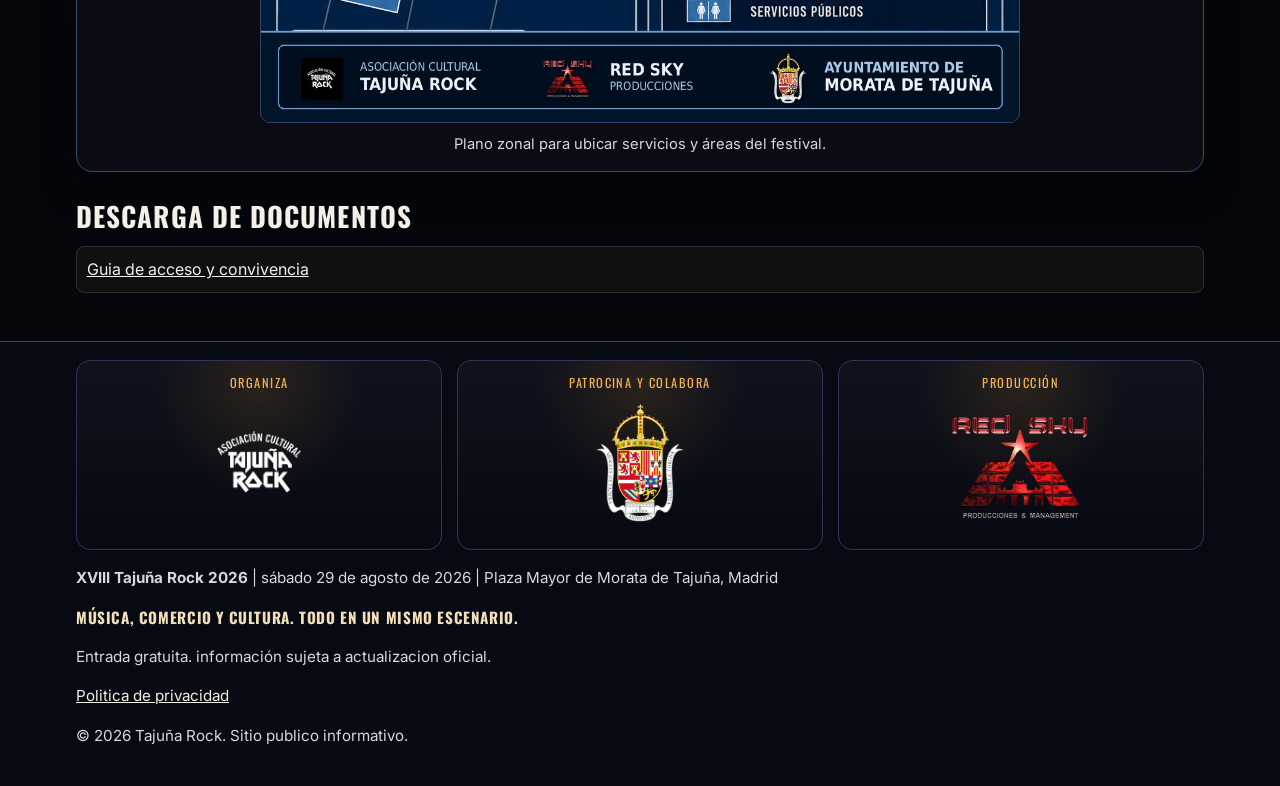
<file: publico.html>
<!doctype html>
<html lang="es">
  <head>
    <meta charset="utf-8" />
    <meta name="viewport" content="width=device-width, initial-scale=1" />
    <title>XVIII Tajuña Rock 2026 | Publico</title>
    <meta
      name="description"
      content="información para el publico del XVIII Tajuña Rock 2026 con contenido confirmado y secciones pendientes de actualizacion oficial."
    />
    <meta property="og:title" content="XVIII Tajuña Rock 2026 | información para el publico" />
    <meta
      property="og:description"
      content="Fecha, ubicacion y recursos para asistentes del festival."
    />
    <meta property="og:type" content="website" />
    <meta property="og:locale" content="es_ES" />
    <meta property="og:image" content="https://juanda-ecaweb.github.io/Tajuna-Rock/imagenes/cartel/tajunarock_18_edicion.png" />
    <meta name="twitter:card" content="summary_large_image" />
    <meta name="twitter:image" content="https://juanda-ecaweb.github.io/Tajuna-Rock/imagenes/cartel/tajunarock_18_edicion.png" />
    <link rel="canonical" href="https://juanda-ecaweb.github.io/Tajuna-Rock/publico.html" />
    <link rel="stylesheet" href="css/estilos.css" />
    <script defer src="js/datos.js"></script>
    <script defer src="js/principal.js"></script>
    <script type="application/ld+json" data-event-jsonld></script>
  </head>
  <body>
    <a href="#contenido" class="skip-link">Saltar al contenido principal</a>
    <div data-site-header></div>

    <main id="contenido" class="page">
      <section class="hero" aria-labelledby="publico-title">
        <h1 id="publico-title">información para el publico</h1>
        <div class="meta-grid">
          <div class="meta-item"><strong>Fecha</strong><br /><span data-festival-fecha></span></div>
          <div class="meta-item"><strong>Ubicacion</strong><br /><span data-festival-lugar></span></div>
          <div class="meta-item"><strong>Entrada</strong><br />Gratuita</div>
        </div>
      </section>

      <section class="section" aria-labelledby="como-llegar-title">
        <article class="card">
          <h2 id="como-llegar-title">Como llegar</h2>
          <p>El XVIII Tajuña Rock se celebrara el sabado 29 de agosto de 2026 en la Plaza Mayor de Morata de Tajuña.</p>
          <p><strong>Direccion:</strong> Plaza Mayor, 1, 28530 Morata de Tajuña, Madrid</p>
          <p><strong>Autobuses principales:</strong> lineas 336, 337 y 330.</p>
          <p>
            <strong>Importante:</strong> el festival finalizara de madrugada y no debe darse por hecho que habra
            autobuses de regreso al terminar los conciertos.
          </p>

          <details class="band-history">
            <summary>Ver informacion ampliada de transporte y acceso</summary>
            <h3>En transporte publico</h3>
            <p>
              Morata de Tajuña no dispone de estacion de tren ni de Metro. El acceso en transporte publico se realiza
              mediante autobuses interurbanos del Consorcio Regional de Transportes de Madrid.
            </p>
            <p><strong>Desde Madrid</strong></p>
            <ul>
              <li>Linea 336: Madrid - Pavones - Morata de Tajuña.</li>
              <li>Linea 337: Madrid - Pavones - Chinchon - Valdelaguna, con parada en Morata de Tajuña.</li>
            </ul>
            <p>
              La cabecera madrileña de ambas lineas se encuentra junto a la estacion de Metro Pavones (linea 9), en
              la avenida de Fuente Carrantona.
            </p>
            <p><strong>Desde Rivas y Arganda del Rey</strong></p>
            <ul>
              <li>Linea 330: conexion con Rivas-Vaciamadrid, Arganda del Rey y Hospital Universitario del Sureste.</li>
            </ul>
            <p>
              Algunos servicios tienen recorridos u horarios diferenciados, por lo que conviene revisar el itinerario
              concreto antes de viajar.
            </p>

            <h3>En coche o moto</h3>
            <p>Morata de Tajuña se encuentra aproximadamente a 38 km de Madrid.</p>
            <p><strong>Desde Madrid</strong></p>
            <p><strong>Opcion 1</strong></p>
            <ol>
              <li>Tomar la A-3 en direccion Valencia.</li>
              <li>Usar la salida 21 (Morata - Chinchon).</li>
              <li>Continuar por la M-311 hasta Morata de Tajuña.</li>
            </ol>
            <p><strong>Opcion 2</strong></p>
            <ol>
              <li>Continuar por la A-3 en direccion Valencia.</li>
              <li>Tomar la salida 28.</li>
              <li>Incorporarse a la M-313 hasta Morata de Tajuña.</li>
            </ol>
            <p>
              Desde Chinchon y poblaciones proximas, el acceso puede realizarse por M-313, M-315, M-311 y M-302,
              segun origen.
            </p>

            <h3>Aparcamiento</h3>
            <p>La Plaza Mayor y calles proximas estaran afectadas por el montaje y el dispositivo de seguridad.</p>
            <ul>
              <li>Llega con antelacion.</li>
              <li>No intentes acceder en vehiculo hasta la propia Plaza Mayor.</li>
              <li>Respeta señales provisionales e indicaciones de Policia Local.</li>
              <li>No estaciones en accesos de emergencia, carga y descarga o espacios reservados.</li>
              <li>Respeta las plazas para personas con movilidad reducida.</li>
              <li>Evita bloquear garajes y entradas particulares.</li>
            </ul>

            <h3>Vehiculos compartidos</h3>
            <p>
              Compartir coche es recomendable para reducir trafico, facilitar aparcamiento y garantizar el regreso
              tras los conciertos.
            </p>
            <ul>
              <li>Acordad quien conduce.</li>
              <li>Fijad un punto de encuentro para la vuelta.</li>
              <li>No conduzcais tras consumir alcohol u otras sustancias.</li>
              <li>No dejeis objetos de valor visibles en el vehiculo.</li>
            </ul>

            <h3>Taxi y VTC</h3>
            <p>
              La disponibilidad durante la madrugada puede ser limitada en Morata de Tajuña. Si vas a usar este
              servicio, reservalo previamente y confirma recogida y horario de regreso.
            </p>

            <h3>Accesibilidad en el acceso</h3>
            <p>
              Las personas con movilidad reducida podran llegar hasta las proximidades del recinto siguiendo las
              indicaciones del personal de seguridad. La zona PMR y sus accesos deben permanecer libres en todo
              momento.
            </p>

            <h3>Ubicacion del festival</h3>
            <p>
              XVIII Tajuña Rock 2026<br />
              Plaza Mayor, 1<br />
              28530 Morata de Tajuña, Madrid<br />
              Sabado 29 de agosto de 2026<br />
              Entrada gratuita
            </p>
          </details>

          <div class="action-row">
            <a
              class="btn"
              href="https://www.google.com/maps/search/?api=1&query=Plaza+Mayor+1,+28530+Morata+de+Taju%C3%B1a,+Madrid"
              target="_blank"
              rel="noopener noreferrer"
              >Abrir ubicacion en Google Maps</a
            >
            <a class="btn alt" href="https://www.crtm.es/" target="_blank" rel="noopener noreferrer"
              >Consultar autobuses en el CRTM</a
            >
          </div>

          <h3>Horarios de autobuses</h3>
          <p>Consulta la imagen con los horarios orientativos de autobús para facilitar la planificación de ida y vuelta.</p>
          <figure class="poster-stage">
            <a href="imagenes/horariosautobuses.png" target="_blank" rel="noopener noreferrer">
              <img class="poster-image" src="imagenes/horariosautobuses.png" alt="Horarios de autobuses para el acceso al Tajuña Rock" loading="lazy" />
            </a>
            <figcaption class="poster-caption">Horarios de autobús publicados para asistentes.</figcaption>
          </figure>
        </article>
      </section>

      <section class="section grid" aria-label="Bloques informativos para asistentes">
        <article class="card">
          <h2>Horarios</h2>
          <p>Horarios de actuaciones confirmados para la edición 2026.</p>
          <ul>
            <li>Zero: 20:00 - 20:45</li>
            <li>Ignis Anima: 21:00 - 22:15</li>
            <li>Ktulu: 22:30 - 23:45</li>
            <li>Ankor: 24:15 - 01:45</li>
            <li>Mözárabe: 02:00 - 03:30</li>
          </ul>
        </article>

        <article class="card">
          <h2>Accesibilidad</h2>
          <p>El XVIII Tajuña Rock dispone de una zona reservada para personas con movilidad reducida (PMR).</p>
          <ul>
            <li>Respeta este espacio y facilita el acceso y la visibilidad.</li>
            <li>No esta permitido ocupar la zona PMR sin autorizacion.</li>
            <li>No obstaculices los accesos habilitados para PMR.</li>
          </ul>
        </article>

        <article class="card">
          <h2>Guia de acceso y convivencia</h2>
          <p>Consulta el documento oficial en la seccion de descargas.</p>
          <div class="action-row">
            <a
              class="btn"
              href="documentos/publico/normas_acceso_convivencia_tajuna_rock.pdf"
              target="_blank"
              rel="noopener noreferrer"
              >Abrir documento</a
            >
          </div>
        </article>

        <article class="card">
          <h2>Menores</h2>
          <p>Los menores deben cumplir la normativa vigente en materia de acceso a espectaculos publicos.</p>
          <p>Los menores de edad permaneceran bajo la responsabilidad de sus padres, madres o tutores legales.</p>
        </article>

        <article class="card">
          <h2>Objetos permitidos/prohibidos</h2>
          <p>No se permite acceder con los siguientes objetos:</p>
          <ul>
            <li>Armas o cualquier objeto susceptible de ser utilizado como tal.</li>
            <li>Objetos contundentes o peligrosos.</li>
            <li>Material pirotecnico o inflamable.</li>
            <li>Sustancias ilegales.</li>
            <li>Envases de vidrio.</li>
            <li>Drones no autorizados.</li>
            <li>Punteros laser que puedan interferir con el espectaculo.</li>
            <li>
              Cualquier otro objeto que, a juicio de la Organizacion o Fuerzas y Cuerpos de Seguridad, comprometa la
              seguridad.
            </li>
          </ul>
          <p>Los objetos no incluidos en esta lista podran estar sujetos a revision por motivos de seguridad.</p>
        </article>

        <article class="card"><h2>Restauracion</h2><p>Habra barra oficial del festival en la Zona Tajuña Rock.</p></article>
      </section>

      <section class="section" aria-labelledby="faq-title">
        <h2 id="faq-title">Preguntas frecuentes</h2>
        <div class="faq">

          <details class="faq-item">
            <summary>¿Cuándo se celebra el XVIII Tajuña Rock?</summary>
            <p>El XVIII Tajuña Rock se celebrará el <strong>sábado 29 de agosto de 2026</strong> en Morata de Tajuña, Madrid.</p>
          </details>

          <details class="faq-item">
            <summary>¿Dónde se celebra?</summary>
            <p>El festival tendrá lugar en la <strong>Plaza Mayor de Morata de Tajuña</strong>, el espacio en el que se han celebrado las últimas ediciones.</p>
          </details>

          <details class="faq-item">
            <summary>¿La entrada es gratuita?</summary>
            <p>Sí. El Tajuña Rock es un festival de <strong>entrada gratuita</strong>. No es necesario comprar una entrada. Cualquier información adicional sobre accesos se publicará antes del festival en esta web y en las redes sociales oficiales.</p>
          </details>

          <details class="faq-item">
            <summary>¿Qué grupos actuarán en 2026?</summary>
            <p>El cartel del XVIII Tajuña Rock está formado por:</p>
            <ul>
              <li><strong>Ankor</strong></li>
              <li><strong>Ktulu</strong></li>
              <li><strong>Mözárabe</strong></li>
              <li><strong>Ignis Anima</strong></li>
              <li><strong>ZERO</strong></li>
            </ul>
            <p>El cartel reúne metal contemporáneo, metal industrial, rock andaluz y bandas históricas de la escena nacional.</p>
          </details>

          <details class="faq-item">
            <summary>¿A qué hora comenzarán los conciertos?</summary>
            <p>Los horarios confirmados para la edición 2026 son:</p>
            <ul>
              <li><strong>Zero:</strong> 20:00 – 20:45</li>
              <li><strong>Ignis Anima:</strong> 21:00 – 22:15</li>
              <li><strong>Ktulu:</strong> 22:30 – 23:45</li>
              <li><strong>Ankor:</strong> 00:15 – 01:45</li>
              <li><strong>Mözárabe:</strong> 02:00 – 03:30</li>
            </ul>
          </details>

          <details class="faq-item">
            <summary>¿Pueden asistir menores?</summary>
            <p>Sí. El Tajuña Rock ha sido anunciado como un festival apto para menores.</p>
          </details>

          <details class="faq-item">
            <summary>¿Cómo puedo llegar en transporte público?</summary>
            <p>Morata de Tajuña dispone de varias líneas de autobús interurbano (336, 337 y 330). Recomendamos consultar los horarios actualizados tanto de ida como de regreso, especialmente si se pretende volver después de los conciertos.</p>
            <p><a class="btn alt" href="https://www.crtm.es/" target="_blank" rel="noopener noreferrer">Consultar horarios en el CRTM</a></p>
          </details>

          <details class="faq-item">
            <summary>¿Dónde puedo aparcar?</summary>
            <p>El festival se celebra en pleno centro urbano. Se publicarán los lugares habilitados para aparcamiento antes del festival. Se recomienda llegar con tiempo, respetar la señalización provisional y no estacionar en accesos de emergencia, vados, zonas reservadas o calles que puedan quedar cortadas.</p>
          </details>

          <details class="faq-item">
            <summary>¿Habrá comida y bebida?</summary>
            <p>Sí. Está previsto que haya <strong>servicio de barra</strong> y diferentes opciones en el entorno del festival. Consulta la <a href="zona-tajuna-rock.html">Zona Tajuña Rock</a> para más información sobre la barra, el merchandising y los puestos del mercadillo. Además, Morata de Tajuña dispone de bares, restaurantes, comercios y pastelerías donde se puede comer y conocer uno de los productos más conocidos del municipio: sus palmeritas.</p>
          </details>

          <details class="faq-item">
            <summary>¿Habrá puestos y merchandising?</summary>
            <p>Sí. Consulta la <a href="zona-tajuna-rock.html">Zona Tajuña Rock</a> para ver todas las opciones disponibles: merchandising oficial, merchandising de las bandas, puestos de artesanía y comercios colaboradores.</p>
            <p class="tag">La programación de firmas y actividades se anunciará cuando esté confirmada.</p>
          </details>

          <details class="faq-item">
            <summary>¿Se podrá pagar con tarjeta?</summary>
            <p>Dependerá de cada barra, comercio o puesto. Recomendamos llevar también algo de efectivo, ya que la cobertura y los terminales de pago pueden verse afectados durante eventos con mucha asistencia.</p>
            <p class="tag">Pendiente de confirmar: medios de pago de la barra oficial.</p>
          </details>

          <details class="faq-item">
            <summary>¿El recinto es accesible para personas con movilidad reducida?</summary>
            <p>El festival se celebra en una plaza urbana. La organización publicará información concreta sobre accesos, zonas reservadas y asistencia a personas con movilidad reducida. Quien necesite apoyo específico podrá contactar previamente con la organización.</p>
          </details>

          <details class="faq-item">
            <summary>¿Puedo llevar comida, bebida, botellas o una silla?</summary>
            <p>La lista definitiva de objetos permitidos y prohibidos se publicará en las <strong>Normas para el público</strong>. Pendiente de cerrar con seguridad y Ayuntamiento: botellas de vidrio, latas, recipientes rígidos, sillas, paraguas, objetos voluminosos y bebidas del exterior.</p>
          </details>

          <details class="faq-item">
            <summary>¿Puedo hacer fotografías o grabar vídeos?</summary>
            <p>Las fotografías y vídeos para uso personal estarán permitidos siempre que no molesten al resto del público ni interfieran con la actuación. Los fotógrafos, cámaras y medios que quieran realizar un trabajo profesional deberán solicitar <strong>acreditación de prensa</strong> y respetar las normas del foso y las posibles limitaciones establecidas por cada banda.</p>
          </details>

          <details class="faq-item">
            <summary>¿Qué ocurre si hace mal tiempo?</summary>
            <p>Cualquier cambio de horario, modificación o incidencia se comunicará exclusivamente a través de la web y de las redes sociales oficiales del Tajuña Rock. No deben darse por válidos mensajes, capturas o comunicaciones que no procedan de canales oficiales.</p>
          </details>

          <details class="faq-item">
            <summary>¿Dónde puedo consultar las últimas noticias?</summary>
            <p>Las novedades se publicarán en la web oficial, en el Facebook oficial de Tajuña Rock y en Instagram <strong>@tajunarock</strong>. Ahí se comunicarán horarios, normas, firmas, acreditaciones y posibles cambios de última hora.</p>
          </details>

        </div>
      </section>

      <section class="section" aria-labelledby="zona-publico-title">
        <h2 id="zona-publico-title">Zona Tajuña Rock</h2>
        <div class="info-block">
          <p>
            La Zona Tajuña Rock tiene su propia ficha con la barra oficial, el merchandising, los puestos del
            mercadillo y toda la información de pagos del festival.
          </p>
          <p><a class="btn" href="zona-tajuna-rock.html">Ir a la Zona Tajuña Rock</a></p>
        </div>
      </section>

      <section class="section" aria-labelledby="plano-recinto">
        <h2 id="plano-recinto">Plano del recinto</h2>
        <figure class="poster-stage">
          <a href="imagenes/planozonal.png" target="_blank" rel="noopener noreferrer">
            <img class="poster-image" src="imagenes/planozonal.png" alt="Plano zonal del recinto del Tajuña Rock" loading="lazy" />
          </a>
          <figcaption class="poster-caption">Plano zonal para ubicar servicios y áreas del festival.</figcaption>
        </figure>
      </section>

      <section id="documentos" class="section" aria-labelledby="documentos-publico">
        <h2 id="documentos-publico">Descarga de documentos</h2>
        <div data-doc-section="publico"></div>
      </section>
    </main>

    <div data-site-footer></div>
  </body>
</html>
</file>
<file: css/estilos.css>
@import url("https://fonts.googleapis.com/css2?family=Anton&family=Inter:wght@400;500;600;700&family=Oswald:wght@400;500;600;700&display=swap");

:root {
  --font-display: "Anton", "Arial Narrow", "Impact", sans-serif;
  --font-heading: "Oswald", "Arial Narrow", "Segoe UI Semibold", sans-serif;
  --font-body: "Inter", "Segoe UI", "Arial", sans-serif;
  --font-docs: "Aptos", "Calibri", "Segoe UI", sans-serif;
  --bg-main: #05060b;
  --bg-panel: #111a29;
  --bg-panel-soft: #1a2740;
  --color-primary: #d87a21;
  --color-primary-strong: #f4cf9d;
  --color-gold: #e2a75e;
  --color-electric: #4f87d9;
  --color-text: #f5f0e7;
  --color-text-soft: #d7d8da;
  --color-border: #334b6c;
  --shadow: 0 14px 34px rgba(0, 0, 0, 0.5);
  --radius: 16px;
  --max-width: 1160px;
}

* {
  box-sizing: border-box;
}

html {
  scroll-behavior: smooth;
}

body {
  margin: 0;
  font-family: var(--font-body);
  background:
    radial-gradient(1200px 420px at 110% -20%, rgba(216, 122, 33, 0.24), transparent 60%),
    radial-gradient(900px 420px at -10% 10%, rgba(79, 135, 217, 0.22), transparent 62%),
    radial-gradient(760px 300px at 50% -12%, rgba(244, 207, 157, 0.14), transparent 70%),
    linear-gradient(170deg, #0a0d19 0%, #06070d 58%, #05060b 100%),
    var(--bg-main);
  color: var(--color-text);
  line-height: 1.6;
}

a {
  color: var(--color-text);
}

a:hover {
  color: var(--color-primary-strong);
}

img {
  max-width: 100%;
  height: auto;
  display: block;
}

.skip-link {
  position: absolute;
  left: -9999px;
  top: 0;
  background: var(--color-primary);
  color: #fff;
  padding: 0.7rem 1rem;
  z-index: 999;
}

.skip-link:focus {
  left: 0.7rem;
  top: 0.7rem;
}

.site-header {
  position: sticky;
  top: 0;
  z-index: 100;
  background: rgba(7, 8, 14, 0.92);
  backdrop-filter: blur(6px);
  border-bottom: 1px solid var(--color-border);
}

.header-inner {
  max-width: var(--max-width);
  margin: 0 auto;
  padding: 0.8rem 1rem;
  display: flex;
  align-items: center;
  gap: 0.8rem;
}

.brand {
  font-family: var(--font-display);
  font-weight: 800;
  letter-spacing: 0.045em;
  text-decoration: none;
  text-transform: uppercase;
  color: #f6d6a3;
  text-shadow: 0 0 14px rgba(212, 136, 32, 0.35);
}

.nav-toggle {
  font-family: var(--font-heading);
  margin-left: auto;
  border: 1px solid var(--color-border);
  background: var(--bg-panel);
  color: var(--color-text);
  border-radius: 10px;
  padding: 0.55rem 0.7rem;
  font-size: 0.95rem;
  cursor: pointer;
}

.nav-toggle:hover,
.nav-toggle:focus-visible {
  border-color: var(--color-primary);
}

.main-nav {
  display: none;
  width: 100%;
}

.main-nav.open {
  display: block;
}

.main-nav ul {
  list-style: none;
  margin: 0.6rem 0 0;
  padding: 0;
  display: grid;
  grid-template-columns: 1fr;
  gap: 0.4rem;
}

.main-nav a {
  font-family: var(--font-heading);
  display: block;
  padding: 0.6rem 0.7rem;
  border-radius: 8px;
  text-decoration: none;
  border: 1px solid transparent;
  text-transform: uppercase;
  letter-spacing: 0.05em;
}

.main-nav a:hover,
.main-nav a:focus-visible {
  border-color: var(--color-border);
  background: var(--bg-panel-soft);
}

.main-nav a.active {
  border-color: var(--color-primary);
  color: #fff;
  background: linear-gradient(90deg, rgba(216, 122, 33, 0.36), rgba(79, 135, 217, 0.2));
}

.page {
  max-width: var(--max-width);
  margin: 0 auto;
  padding: 1rem;
}

.hero {
  background:
    linear-gradient(145deg, rgba(226, 167, 94, 0.16), rgba(79, 135, 217, 0.1) 40%, rgba(216, 122, 33, 0.12)),
    rgba(10, 12, 20, 0.82);
  border: 1px solid var(--color-border);
  border-radius: var(--radius);
  padding: 1.2rem;
  box-shadow: var(--shadow);
}

.hero-home {
  position: relative;
  overflow: hidden;
}

.hero-home::after {
  content: "";
  position: absolute;
  inset: -40% 35% auto -20%;
  height: 180px;
  background: radial-gradient(closest-side, rgba(79, 135, 217, 0.35), transparent 75%);
  pointer-events: none;
}

.hero-copy {
  position: relative;
  z-index: 1;
}

.hero-title-stack {
  display: flex;
  align-items: center;
  flex-wrap: wrap;
  gap: 0.75rem;
  margin-bottom: 0.7rem;
}

.hero-title-logo {
  max-height: 72px;
  width: auto;
  object-fit: contain;
}

.hero-title-mascot {
  max-height: 64px;
  width: auto;
  object-fit: contain;
}

.hero-title-row {
  display: flex;
  align-items: center;
  gap: 1.2rem;
  flex-wrap: wrap;
}

.hero-title-conejo {
  max-height: 140px;
  width: auto;
  object-fit: contain;
  flex-shrink: 0;
}

.hero-title-text {
  display: flex;
  flex-direction: column;
  gap: 0.1rem;
}

.hero-title-text .eyebrow {
  margin-bottom: 0;
}

.hero-title-text h1 {
  margin: 0;
}

.hero-home {
  display: grid;
  gap: 1rem;
}

.hero-art {
  display: grid;
  grid-template-columns: repeat(2, minmax(120px, 1fr));
  gap: 0.8rem;
  align-items: end;
}

.mini-brand {
  margin: 0;
  border: 1px solid #353d62;
  border-radius: 12px;
  background: radial-gradient(circle at 50% 25%, rgba(212, 136, 32, 0.16), rgba(8, 10, 18, 0.96));
  padding: 0.7rem;
  min-height: 130px;
  display: grid;
  place-items: center;
}

.mini-brand img {
  max-height: 150px;
  object-fit: contain;
}

.eyebrow {
  font-family: var(--font-heading);
  margin: 0;
  letter-spacing: 0.16em;
  text-transform: uppercase;
  font-size: 0.8rem;
  color: #f6d6a3;
}

.hero-lead {
  margin-top: 0.2rem;
  color: var(--color-text-soft);
}

.hero h1 {
  font-family: var(--font-display);
  margin-top: 0;
  margin-bottom: 0.3rem;
  font-size: clamp(1.8rem, 4.5vw, 2.8rem);
  line-height: 1.2;
  text-transform: uppercase;
  letter-spacing: 0.03em;
  text-shadow: 0 0 22px rgba(79, 135, 217, 0.35);
}

.meta-grid {
  display: grid;
  grid-template-columns: repeat(auto-fit, minmax(180px, 1fr));
  gap: 0.7rem;
  margin-top: 1rem;
}

.meta-item,
.card,
.pending-box,
.info-block {
  background: var(--bg-panel);
  border: 1px solid var(--color-border);
  border-radius: var(--radius);
  padding: 1rem;
}

.meta-item strong {
  font-family: var(--font-heading);
  color: #f2b153;
  text-transform: uppercase;
  letter-spacing: 0.04em;
}

.section {
  margin-top: 1.3rem;
}

.section h2 {
  font-family: var(--font-heading);
  margin-bottom: 0.5rem;
  font-size: clamp(1.2rem, 2.8vw, 1.7rem);
  text-transform: uppercase;
  letter-spacing: 0.04em;
}

.section-tight {
  margin-top: 0.9rem;
}

.grid {
  display: grid;
  gap: 0.9rem;
  grid-template-columns: repeat(auto-fit, minmax(230px, 1fr));
}

.card h3 {
  font-family: var(--font-heading);
  margin-top: 0;
  text-transform: uppercase;
  letter-spacing: 0.04em;
}

.band-card {
  background: transparent;
  border: 0;
  box-shadow: none;
  padding: 0;
}

.band-image {
  aspect-ratio: 4 / 3;
  border-radius: 10px;
  border: 1px dashed var(--color-border);
  display: grid;
  place-items: center;
  color: var(--color-text-soft);
  margin-bottom: 0.8rem;
  background: #0e0e0e;
}

.band-image-img {
  object-fit: contain;
  padding: 0.55rem;
  background: radial-gradient(circle at 50% 25%, rgba(255, 255, 255, 0.06), rgba(9, 11, 18, 0.92));
}

.band-image-img.band-ignis-anima {
  transform: translateX(6%);
}

.band-links {
  display: flex;
  flex-wrap: wrap;
  gap: 0.45rem;
  margin-top: 0.35rem;
}

.band-link-btn {
  display: inline-flex;
  align-items: center;
  gap: 0.35rem;
  padding: 0.35rem 0.6rem;
  border-radius: 8px;
  border: 1px solid #49507e;
  background: rgba(79, 135, 217, 0.12);
  text-decoration: none;
  font-family: var(--font-heading);
  font-size: 0.82rem;
  letter-spacing: 0.03em;
  text-transform: uppercase;
}

.band-link-icon {
  width: 0.95rem;
  height: 0.95rem;
  display: inline-grid;
  place-items: center;
}

.band-link-icon svg {
  width: 100%;
  height: 100%;
}

.band-link-btn.is-instagram {
  border-color: #8c5dd7;
  background: rgba(140, 93, 215, 0.16);
}

.band-link-btn.is-facebook {
  border-color: #4d6fe2;
  background: rgba(77, 111, 226, 0.16);
}

.band-link-btn.is-youtube {
  border-color: #d87a21;
  background: rgba(216, 122, 33, 0.18);
}

.band-link-btn.is-spotify {
  border-color: #2fa666;
  background: rgba(47, 166, 102, 0.16);
}

.band-link-btn.is-web {
  border-color: #d48820;
  background: rgba(212, 136, 32, 0.14);
}

.band-link-btn:hover,
.band-link-btn:focus-visible {
  border-color: var(--color-primary);
  background: rgba(216, 122, 33, 0.16);
}

.band-history {
  margin-top: 0.7rem;
  border-top: 1px solid #30375b;
  padding-top: 0.55rem;
}

.band-history summary {
  cursor: pointer;
  font-family: var(--font-heading);
  text-transform: uppercase;
  letter-spacing: 0.03em;
}

.band-history p {
  margin: 0.55rem 0 0;
}

.form-legal {
  font-size: 0.82rem;
  color: var(--color-text-soft);
  border-left: 3px solid var(--color-border);
  padding-left: 0.75rem;
  margin: 0.8rem 0;
}

.faq {
  display: flex;
  flex-direction: column;
  gap: 0.4rem;
}

.faq-item {
  border: 1px solid var(--color-border);
  border-radius: var(--radius);
  background: var(--bg-panel);
  overflow: hidden;
}

.faq-item summary {
  cursor: pointer;
  padding: 0.9rem 1rem;
  font-family: var(--font-heading);
  font-size: 1rem;
  text-transform: uppercase;
  letter-spacing: 0.03em;
  list-style: none;
  display: flex;
  justify-content: space-between;
  align-items: center;
  gap: 0.5rem;
  user-select: none;
}

.faq-item summary::-webkit-details-marker { display: none; }

.faq-item summary::after {
  content: "+";
  font-size: 1.3rem;
  line-height: 1;
  color: var(--color-primary);
  flex-shrink: 0;
  transition: transform 0.2s;
}

.faq-item[open] summary::after {
  transform: rotate(45deg);
}

.faq-item[open] summary {
  border-bottom: 1px solid var(--color-border);
  color: var(--color-primary);
}

.faq-item > *:not(summary) {
  padding: 0.8rem 1rem;
}

.faq-item p,
.faq-item ul,
.faq-item ol {
  margin: 0 0 0.6rem;
}

.faq-item *:last-child {
  margin-bottom: 0;
}

.action-row {
  display: flex;
  flex-wrap: wrap;
  gap: 0.7rem;
  margin-top: 1rem;
}

.btn {
  font-family: var(--font-heading);
  display: inline-block;
  text-decoration: none;
  padding: 0.7rem 1rem;
  border-radius: 10px;
  border: 1px solid var(--color-primary);
  background: linear-gradient(120deg, var(--color-primary), #2f6bb2);
  color: #fff;
  font-weight: 600;
  box-shadow: 0 8px 20px rgba(216, 122, 33, 0.33);
  text-transform: uppercase;
  letter-spacing: 0.05em;
}

.btn.alt {
  background: rgba(79, 135, 217, 0.12);
  border-color: #4f87d9;
}

.btn:hover,
.btn:focus-visible {
  transform: translateY(-1px);
}

.btn.is-disabled {
  opacity: 0.5;
  cursor: not-allowed;
  pointer-events: none;
}

.pending-box {
  border-style: dashed;
  color: var(--color-text-soft);
}

.poster-stage {
  margin: 0;
  padding: 0.9rem;
  background: rgba(12, 13, 22, 0.78);
  border: 1px solid var(--color-border);
  border-radius: var(--radius);
  box-shadow: var(--shadow);
}

.poster-image {
  width: 100%;
  max-width: 760px;
  margin: 0 auto;
  border-radius: 10px;
  border: 1px solid #3a4167;
  object-fit: contain;
}

.poster-caption {
  margin-top: 0.65rem;
  text-align: center;
  color: var(--color-text-soft);
  font-size: 0.92rem;
}

.portal-embed {
  margin-top: 1rem;
  padding: 0.7rem;
  border: 1px solid var(--color-border);
  border-radius: 12px;
  background: rgba(11, 13, 22, 0.9);
}

.portal-frame {
  width: 100%;
  min-height: 740px;
  border: 1px solid #3a4167;
  border-radius: 10px;
  background: #0b0d16;
}

.section-intro {
  margin: 0.3rem 0 0.85rem;
  color: var(--color-text-soft);
}

.poster-gallery {
  display: grid;
  gap: 0.8rem;
  grid-template-columns: repeat(auto-fit, minmax(150px, 1fr));
}

.product-card-grid {
  display: grid;
  gap: 0.9rem;
  grid-template-columns: repeat(auto-fit, minmax(180px, 1fr));
  margin-top: 0.8rem;
}

.product-card {
  margin: 0;
  padding: 0.7rem;
  border: 1px solid #394874;
  border-radius: 14px;
  background:
    linear-gradient(160deg, rgba(79, 135, 217, 0.12), rgba(216, 122, 33, 0.1)),
    rgba(10, 12, 20, 0.82);
  box-shadow: 0 10px 20px rgba(0, 0, 0, 0.18);
}

.product-card img {
  width: 100%;
  aspect-ratio: 4 / 5;
  object-fit: cover;
  border-radius: 10px;
  border: 1px solid rgba(255, 255, 255, 0.08);
  background: rgba(13, 16, 24, 0.8);
}

.product-image-link {
  display: block;
  text-decoration: none;
  border-radius: 10px;
  overflow: hidden;
}

.product-image-link img {
  width: 100%;
  aspect-ratio: 4 / 5;
  object-fit: cover;
  border-radius: 10px;
  border: 1px solid rgba(255, 255, 255, 0.08);
  background: rgba(13, 16, 24, 0.8);
  transition: transform 0.2s ease;
}

.product-image-link:hover img,
.product-image-link:focus-visible img {
  transform: scale(1.05);
}

.product-card .product-name {
  margin: 0.75rem 0 0.2rem;
  font-family: var(--font-heading);
  text-transform: uppercase;
  letter-spacing: 0.04em;
  color: #f2b153;
  font-size: 0.96rem;
}

.product-card .product-meta {
  margin: 0;
  color: var(--color-text-soft);
  font-size: 0.9rem;
}

.product-card .product-description {
  margin: 0.7rem 0 0;
  color: var(--color-text);
  font-size: 0.9rem;
  line-height: 1.55;
}

.product-card .product-links {
  display: flex;
  flex-wrap: wrap;
  gap: 0.4rem 0.7rem;
  margin-top: 0.75rem;
}

.product-card .product-links a {
  color: var(--color-primary-strong);
  font-size: 0.85rem;
  text-decoration: none;
}

.product-card .product-links a:hover,
.product-card .product-links a:focus-visible {
  text-decoration: underline;
}

.poster-link {
  display: block;
  border-radius: 9px;
  overflow: hidden;
  border: 1px solid #313a5f;
  background: #090b12;
}

.poster-link:hover,
.poster-link:focus-visible {
  border-color: var(--color-primary);
}

.poster-thumb {
  width: 100%;
  aspect-ratio: 3 / 4;
  object-fit: cover;
}

.poster-thumb-caption {
  margin-top: 0.45rem;
  text-align: center;
  font-family: var(--font-heading);
  text-transform: uppercase;
  letter-spacing: 0.05em;
  font-size: 0.76rem;
  color: #f2b153;
}

.history-quote {
  margin: 0;
  padding: 1rem 1.1rem;
  border-left: 4px solid var(--color-primary);
  border-radius: 10px;
  background: linear-gradient(160deg, rgba(216, 122, 33, 0.15), rgba(79, 135, 217, 0.12));
  color: var(--color-text);
}

.history-quote p {
  margin: 0;
}

.history-flow {
  display: grid;
  gap: 0.9rem;
}

.history-item {
  background: var(--bg-panel);
  border: 1px solid var(--color-border);
  border-radius: var(--radius);
  padding: 1rem;
}

.history-item h3 {
  margin: 0 0 0.5rem;
  font-family: var(--font-heading);
  text-transform: uppercase;
  letter-spacing: 0.04em;
  color: #f2b153;
}

.history-item p {
  margin: 0.45rem 0 0;
}

.site-form {
  margin-top: 0.8rem;
  background: var(--bg-panel);
  border: 1px solid var(--color-border);
  border-radius: var(--radius);
  padding: 1rem;
}

.form-grid {
  display: grid;
  grid-template-columns: repeat(auto-fit, minmax(220px, 1fr));
  gap: 0.8rem;
}

.form-field {
  display: grid;
  gap: 0.35rem;
}

.form-field-full {
  grid-column: 1 / -1;
}

.form-field label {
  font-family: var(--font-heading);
  text-transform: uppercase;
  letter-spacing: 0.04em;
  font-size: 0.78rem;
  color: #f2b153;
}

.form-field input,
.form-field select,
.form-field textarea {
  width: 100%;
  border-radius: 10px;
  border: 1px solid #414b76;
  background: #0b0d16;
  color: var(--color-text);
  padding: 0.62rem 0.72rem;
  font: inherit;
}

.form-field textarea {
  resize: vertical;
  min-height: 120px;
}

.form-field input::placeholder,
.form-field textarea::placeholder {
  color: #8f97b8;
}

.check-line {
  margin-top: 0.85rem;
  display: flex;
  gap: 0.55rem;
  align-items: flex-start;
  color: var(--color-text-soft);
}

.check-line input {
  margin-top: 0.23rem;
}

.choice-group {
  display: grid;
  gap: 0.7rem;
}

.choice-grid {
  display: grid;
  grid-template-columns: repeat(auto-fit, minmax(160px, 1fr));
  gap: 0.55rem;
}

.choice-option {
  margin: 0;
  min-height: 2.75rem;
  padding: 0.7rem 0.8rem;
  border: 1px solid #414b76;
  border-radius: 12px;
  background: rgba(11, 13, 22, 0.92);
  display: flex;
  align-items: center;
  justify-content: flex-start;
  gap: 0.6rem;
  color: var(--color-text-soft);
  transition: border-color 0.15s ease, transform 0.15s ease, background-color 0.15s ease;
}

.choice-option:hover,
.choice-option:focus-within {
  border-color: var(--color-primary);
  background: rgba(18, 21, 34, 0.98);
  transform: translateY(-1px);
}

.choice-option input {
  margin: 0;
  flex-shrink: 0;
}

.choice-option input[type="radio"],
.choice-option input[type="checkbox"] {
  width: auto;
  height: auto;
  padding: 0;
  border: 0;
  background: transparent;
  accent-color: var(--color-primary);
}

.choice-option span {
  line-height: 1.25;
}

.choice-grid.choice-grid-checks {
  grid-template-columns: repeat(auto-fit, minmax(150px, 1fr));
}

@media (max-width: 700px) {
  .choice-grid {
    grid-template-columns: 1fr;
  }
}

.form-actions {
  margin-top: 0.9rem;
}

.form-feedback {
  margin: 0.7rem 0 0;
  color: #f3e0b8;
  font-size: 0.92rem;
}

.site-form.is-disabled {
  opacity: 0.8;
}

.timeline-grid {
  display: grid;
  gap: 0.95rem;
}

.timeline-card {
  background: var(--bg-panel);
  border: 1px solid #36416b;
  border-radius: var(--radius);
  padding: 0.9rem;
  box-shadow: var(--shadow);
}

.timeline-header {
  margin-bottom: 0.55rem;
}

.timeline-year {
  margin: 0;
  color: #f2b153;
  font-family: var(--font-heading);
  letter-spacing: 0.06em;
  text-transform: uppercase;
  font-size: 0.8rem;
}

.timeline-card h3 {
  margin: 0.15rem 0 0;
  font-family: var(--font-heading);
  text-transform: uppercase;
  letter-spacing: 0.04em;
}

.timeline-media {
  margin-bottom: 0.7rem;
}

.timeline-image {
  width: 100%;
  max-width: 460px;
  border-radius: 10px;
  border: 1px solid #3b446a;
  object-fit: cover;
  aspect-ratio: 3 / 4;
}

.timeline-image-missing {
  display: grid;
  place-items: center;
  color: var(--color-text-soft);
  background: #0b0d16;
}

.timeline-links {
  display: flex;
  flex-wrap: wrap;
  gap: 0.45rem;
  margin-top: 0.6rem;
}

.timeline-link {
  display: inline-flex;
  align-items: center;
  border: 1px solid #4f5a88;
  border-radius: 999px;
  padding: 0.28rem 0.65rem;
  text-decoration: none;
  text-transform: uppercase;
  letter-spacing: 0.03em;
  font-size: 0.73rem;
  font-family: var(--font-heading);
  background: rgba(127, 121, 255, 0.12);
}

.timeline-link.is-pending {
  border-style: dashed;
  color: var(--color-text-soft);
  cursor: default;
}

.timeline-link:hover,
.timeline-link:focus-visible {
  border-color: var(--color-primary);
  background: rgba(216, 122, 33, 0.16);
}

.alt-poster-layout {
  display: grid;
  gap: 0.9rem;
}

.alt-poster-figure {
  margin: 0;
}

.alt-poster-copy h3 {
  margin-top: 0;
  font-family: var(--font-heading);
  text-transform: uppercase;
  letter-spacing: 0.04em;
  color: #f2b153;
}

.alt-poster-summary {
  margin-top: 0.75rem;
  color: #d9ddeb;
  font-weight: 600;
}

.alt-poster-quote {
  margin: 0.85rem 0 0;
  font-family: var(--font-display);
  font-size: clamp(1.05rem, 2.8vw, 1.55rem);
  line-height: 1.25;
  color: #f6d6a3;
  text-transform: uppercase;
  letter-spacing: 0.03em;
  text-shadow: 0 0 16px rgba(212, 136, 32, 0.25);
}

body.lightbox-open {
  overflow: hidden;
}

.poster-lightbox {
  position: fixed;
  inset: 0;
  z-index: 1200;
  display: grid;
  place-items: center;
}

.poster-lightbox[hidden] {
  display: none;
}

.poster-lightbox-backdrop {
  position: absolute;
  inset: 0;
  background: rgba(3, 4, 8, 0.86);
}

.poster-lightbox-dialog {
  position: relative;
  z-index: 1;
  width: min(96vw, 1120px);
  max-height: 92vh;
  display: grid;
  grid-template-columns: auto 1fr auto;
  align-items: center;
  gap: 0.65rem;
}

.poster-lightbox-stage {
  margin: 0;
  background: #090b12;
  border: 1px solid #3d4670;
  border-radius: 12px;
  padding: 0.65rem;
}

.poster-lightbox-image {
  max-height: 76vh;
  width: auto;
  max-width: 100%;
  margin: 0 auto;
  border-radius: 8px;
}

.poster-lightbox-caption {
  margin-top: 0.55rem;
  text-align: center;
  font-family: var(--font-heading);
  letter-spacing: 0.04em;
  color: #f2b153;
  text-transform: uppercase;
  font-size: 0.8rem;
}

.poster-lightbox-close,
.poster-lightbox-nav {
  border: 1px solid #566197;
  background: rgba(13, 16, 28, 0.95);
  color: var(--color-text);
  border-radius: 10px;
  font-family: var(--font-heading);
  cursor: pointer;
}

.poster-lightbox-close {
  position: absolute;
  top: -2.1rem;
  right: 0;
  padding: 0.25rem 0.58rem;
  text-transform: uppercase;
}

.poster-lightbox-nav {
  width: 2.4rem;
  height: 2.4rem;
  font-size: 1.45rem;
  line-height: 1;
}

.poster-lightbox-close:hover,
.poster-lightbox-close:focus-visible,
.poster-lightbox-nav:hover,
.poster-lightbox-nav:focus-visible {
  border-color: var(--color-primary);
  background: rgba(216, 122, 33, 0.24);
}

.brand-strip {
  display: grid;
  grid-template-columns: repeat(auto-fit, minmax(180px, 1fr));
  gap: 0.9rem;
  margin-bottom: 0.8rem;
}

.brand-card {
  margin: 0;
  background: #090b12;
  border: 1px solid #333a5d;
  border-radius: 14px;
  min-height: 180px;
  display: grid;
  place-items: center;
  padding: 0.9rem;
}

.brand-card img {
  max-height: 210px;
  object-fit: contain;
}

.sponsors-grid {
  display: grid;
  grid-template-columns: repeat(auto-fill, minmax(200px, 1fr));
  gap: 1rem;
}

.sponsor-card {
  background: var(--bg-panel);
  border: 1px solid var(--color-border);
  border-radius: var(--radius);
  overflow: hidden;
  display: flex;
  flex-direction: column;
}

.sponsor-logo-wrap {
  background: #090b12;
  display: flex;
  align-items: center;
  justify-content: center;
  min-height: 120px;
  padding: 0.8rem;
}

.sponsor-logo {
  max-height: 100px;
  max-width: 100%;
  object-fit: contain;
}

.sponsor-logo-missing {
  font-size: 0.75rem;
  color: var(--color-text-soft);
  text-transform: uppercase;
  letter-spacing: 0.06em;
}

.sponsor-info {
  padding: 0.75rem 0.9rem;
  flex: 1;
  display: flex;
  flex-direction: column;
  gap: 0.2rem;
}

.sponsor-nombre {
  font-family: var(--font-heading);
  font-size: 0.9rem;
  text-transform: uppercase;
  letter-spacing: 0.04em;
  margin: 0 0 0.3rem;
  color: #f2b153;
}

.sponsor-dir,
.sponsor-tel,
.sponsor-redes {
  font-size: 0.82rem;
  color: var(--color-text-soft);
  margin: 0;
}

.sponsor-link {
  font-size: 0.8rem;
  color: var(--color-primary);
  word-break: break-all;
}

.hero-mark {
  margin-top: 0.9rem;
  max-width: 260px;
}

.hero-mark img {
  width: 100%;
  height: auto;
  object-fit: contain;
}

.media-missing {
  position: relative;
}

.media-missing::after {
  content: "Logo pendiente";
  display: inline-block;
  font-size: 0.78rem;
  letter-spacing: 0.08em;
  text-transform: uppercase;
  color: var(--color-text-soft);
  border: 1px dashed #48507a;
  border-radius: 999px;
  padding: 0.35rem 0.7rem;
}

.is-hidden {
  display: none !important;
}

.document-list {
  list-style: none;
  padding: 0;
  margin: 0;
  display: grid;
  gap: 0.5rem;
}

.document-list li {
  padding: 0.6rem;
  border-radius: 8px;
  background: #101010;
  border: 1px solid #2f2f2f;
}

.tag {
  font-family: var(--font-heading);
  display: inline-block;
  font-size: 0.85rem;
  border: 1px solid var(--color-border);
  border-radius: 999px;
  padding: 0.15rem 0.55rem;
  color: var(--color-text-soft);
}

.site-footer {
  border-top: 1px solid var(--color-border);
  margin-top: 2rem;
  background: #070913;
}

.footer-inner {
  max-width: var(--max-width);
  margin: 0 auto;
  padding: 1.1rem 1rem 1.4rem;
  color: var(--color-text-soft);
  font-size: 0.95rem;
}

.footer-logos {
  display: grid;
  grid-template-columns: repeat(auto-fit, minmax(180px, 1fr));
  gap: 0.9rem;
  margin-bottom: 1rem;
}

.footer-logo-card {
  margin: 0;
  min-height: 190px;
  border: 1px solid #2f3556;
  border-radius: 14px;
  padding: 0.75rem;
  background:
    radial-gradient(circle at 50% 15%, rgba(212, 136, 32, 0.14), transparent 42%),
    linear-gradient(180deg, rgba(16, 19, 29, 0.96), rgba(8, 10, 18, 0.96));
  display: grid;
  align-content: start;
  justify-items: center;
  gap: 0.65rem;
}

.footer-logo-card figcaption {
  font-family: var(--font-heading);
  font-size: 0.78rem;
  letter-spacing: 0.12em;
  text-transform: uppercase;
  color: #f2b153;
  text-align: center;
}

.footer-logo-card img {
  width: 100%;
  max-width: 180px;
  max-height: 120px;
  object-fit: contain;
}

.footer-lema {
  font-family: var(--font-heading);
  color: #f3e0b8;
  font-weight: 700;
  text-transform: uppercase;
  letter-spacing: 0.04em;
}

.zone-tajuna-stack {
  display: grid;
  gap: 1rem;
}

.zone-tajuna-stack h3,
.zone-tajuna-stack h4 {
  margin-top: 0;
  margin-bottom: 0.6rem;
  font-family: var(--font-heading);
  text-transform: uppercase;
  letter-spacing: 0.04em;
}

.zone-tajuna-stack h4 {
  font-size: 1rem;
  color: #f2b153;
}

.zone-tajuna-stack p {
  margin: 0 0 0.7rem;
}

.zone-tajuna-stack .document-list {
  margin-top: 0.5rem;
}

.zone-hero-card {
  display: grid;
  gap: 1rem;
  align-items: center;
}

.zone-hero-image {
  width: 100%;
  border-radius: 12px;
  border: 1px solid rgba(255, 255, 255, 0.08);
  background: rgba(11, 13, 22, 0.7);
}

.bar-card {
  display: grid;
  gap: 0.8rem;
}

.bar-card-header {
  display: flex;
  flex-direction: column;
  gap: 0.6rem;
}

.bar-instagram-link {
  display: inline-flex;
  align-items: center;
  width: fit-content;
  padding: 0.5rem 0.8rem;
  border-radius: 999px;
  background: rgba(216, 122, 33, 0.12);
  border: 1px solid rgba(216, 122, 33, 0.4);
  color: var(--color-primary-strong);
  text-decoration: none;
  font-family: var(--font-heading);
  letter-spacing: 0.04em;
}

.bar-instagram-link:hover,
.bar-instagram-link:focus-visible {
  background: rgba(216, 122, 33, 0.18);
}

.bar-image-link {
  display: block;
  border-radius: 12px;
  overflow: hidden;
  border: 1px solid rgba(255, 255, 255, 0.08);
  background: #0d121b;
}

.bar-image {
  display: block;
  width: 100%;
  height: 500px;
  object-fit: contain;
  object-position: center center;
}

.menu-cards {
  display: grid;
  grid-template-columns: repeat(auto-fit, minmax(180px, 1fr));
  gap: 1rem;
  margin: 1rem 0;
}

.menu-card {
  overflow: hidden;
  border-radius: 10px;
  background: rgba(255, 255, 255, 0.04);
  border: 1px solid rgba(255, 255, 255, 0.08);
  transition: transform 0.2s ease, border-color 0.2s ease;
}

.menu-card:hover {
  transform: translateY(-2px);
  border-color: rgba(216, 122, 33, 0.6);
}

.menu-card img {
  display: block;
  width: 100%;
  height: auto;
  max-height: 180px;
  object-fit: contain;
  cursor: pointer;
  transition: transform 0.2s ease;
}

.menu-card-image:hover {
  transform: scale(1.05);
}

.modal-overlay {
  display: none;
  position: fixed;
  top: 0;
  left: 0;
  width: 100%;
  height: 100%;
  background: rgba(0, 0, 0, 0.85);
  backdrop-filter: blur(4px);
  z-index: 1000;
  align-items: center;
  justify-content: center;
}

.modal-overlay.active {
  display: flex;
}

.modal-content {
  position: relative;
  max-width: 90vw;
  max-height: 90vh;
}

.modal-content img {
  display: block;
  width: 100%;
  height: 100%;
  object-fit: contain;
  max-width: 90vw;
  max-height: 90vh;
}

.modal-close {
  position: absolute;
  top: -40px;
  right: 0;
  background: rgba(255, 255, 255, 0.2);
  border: none;
  color: white;
  font-size: 1.5rem;
  width: 40px;
  height: 40px;
  border-radius: 50%;
  cursor: pointer;
  display: flex;
  align-items: center;
  justify-content: center;
  transition: background 0.2s ease;
}

.modal-close:hover {
  background: rgba(255, 255, 255, 0.4);
}

.menu-card p {
  padding: 0.8rem;
  margin: 0;
  text-align: center;
  font-size: 0.9rem;
  color: var(--color-text);
}

.product-card {
  transition: transform 0.2s ease, border-color 0.2s ease, box-shadow 0.2s ease;
}

.product-card:hover,
.product-card:focus-within {
  transform: translateY(-2px);
  border-color: rgba(216, 122, 33, 0.8);
  box-shadow: 0 14px 28px rgba(0, 0, 0, 0.22);
}

.info-block,
.card,
.pending-box,
.document-list,
.footer-inner,
body {
  font-family: var(--font-body);
}

:focus-visible {
  outline: 3px solid var(--color-primary-strong);
  outline-offset: 2px;
}

@media (min-width: 700px) {
  .zone-hero-card {
    grid-template-columns: minmax(220px, 380px) 1fr;
  }

  .bar-card-header {
    flex-direction: row;
    justify-content: space-between;
    align-items: end;
  }
}

@media (min-width: 850px) {
  .nav-toggle {
    display: none;
  }

  .header-inner {
    gap: 1rem;
  }

  .main-nav {
    display: block;
    width: auto;
    margin-left: auto;
  }

  .main-nav ul {
    margin: 0;
    display: flex;
    flex-wrap: wrap;
    gap: 0.25rem;
  }

  .main-nav a {
    padding: 0.45rem 0.7rem;
  }

  .hero {
    padding: 1.6rem;
  }

  .hero-home {
    padding: 1.9rem;
    grid-template-columns: 2.1fr 1fr;
    align-items: center;
  }

  .poster-gallery {
    grid-template-columns: repeat(auto-fit, minmax(170px, 1fr));
  }

  .timeline-grid {
    grid-template-columns: repeat(auto-fit, minmax(330px, 1fr));
  }

  .alt-poster-layout {
    grid-template-columns: minmax(280px, 0.95fr) minmax(320px, 1.25fr);
    align-items: start;
  }
}

@media (max-width: 700px) {
  .portal-frame {
    min-height: 560px;
  }

  .poster-lightbox-dialog {
    width: min(98vw, 1120px);
    grid-template-columns: 1fr;
    gap: 0.5rem;
  }

  .poster-lightbox-nav {
    width: 100%;
    height: 2rem;
  }

  .poster-lightbox-close {
    top: -1.9rem;
  }
}

@media (prefers-reduced-motion: reduce) {
  html {
    scroll-behavior: auto;
  }

  *,
  *::before,
  *::after {
    animation: none !important;
    transition: none !important;
  }
}
</file>
<file: web/css/style.css>
/* ============================================================
   Tajuna Rock Festival — Estilos principales
   ============================================================ */

/* ---- Reset básico ---- */
*, *::before, *::after {
  box-sizing: border-box;
  margin: 0;
  padding: 0;
}

/* ---- Variables de color ---- */
:root {
  --color-bg:        #0d0d0d;
  --color-surface:   #1a1a1a;
  --color-surface2:  #222;
  --color-accent:    #e63030;
  --color-accent2:   #ff6b35;
  --color-text:      #f0f0f0;
  --color-muted:     #999;
  --font-main:       'Segoe UI', Arial, sans-serif;
  --transition:      0.25s ease;
}

/* ---- Base ---- */
html {
  scroll-behavior: smooth;
}

body {
  background-color: var(--color-bg);
  color: var(--color-text);
  font-family: var(--font-main);
  line-height: 1.6;
}

.container {
  max-width: 1100px;
  margin: 0 auto;
  padding: 0 1.5rem;
}

a {
  color: var(--color-accent);
  text-decoration: none;
  transition: color var(--transition);
}

a:hover {
  color: var(--color-accent2);
}

/* ---- Cabecera ---- */
.site-header {
  background: var(--color-surface);
  padding: 1.25rem 0;
  position: sticky;
  top: 0;
  z-index: 100;
  border-bottom: 3px solid var(--color-accent);
}

.site-title {
  font-size: 2rem;
  color: var(--color-accent);
  letter-spacing: 2px;
  text-transform: uppercase;
}

.site-subtitle {
  color: var(--color-muted);
  font-size: 0.9rem;
  margin-bottom: 0.75rem;
}

.site-nav {
  display: flex;
  gap: 1.5rem;
  flex-wrap: wrap;
}

.site-nav a {
  color: var(--color-text);
  font-weight: 600;
  text-transform: uppercase;
  font-size: 0.85rem;
  letter-spacing: 1px;
}

.site-nav a:hover {
  color: var(--color-accent);
}

/* ---- Hero ---- */
.hero {
  background: linear-gradient(135deg, #1a0000 0%, #0d0d0d 60%, #1a1a00 100%);
  padding: 5rem 0;
  text-align: center;
  border-bottom: 2px solid var(--color-accent);
}

.hero h2 {
  font-size: 2.8rem;
  color: var(--color-accent);
  text-transform: uppercase;
  letter-spacing: 3px;
  margin-bottom: 1rem;
}

.hero p {
  font-size: 1.15rem;
  color: var(--color-muted);
  margin-bottom: 2rem;
}

/* ---- Botón principal ---- */
.btn-primary {
  display: inline-block;
  background: var(--color-accent);
  color: #fff !important;
  padding: 0.75rem 2rem;
  border-radius: 4px;
  font-weight: 700;
  text-transform: uppercase;
  letter-spacing: 1px;
  transition: background var(--transition), transform var(--transition);
}

.btn-primary:hover {
  background: var(--color-accent2);
  transform: translateY(-2px);
}

/* ---- Secciones ---- */
.section-light {
  background: var(--color-surface);
  padding: 4rem 0;
}

.section-dark {
  background: var(--color-surface2);
  padding: 4rem 0;
}

.section-title {
  font-size: 2rem;
  color: var(--color-accent);
  text-transform: uppercase;
  letter-spacing: 2px;
  margin-bottom: 1rem;
  border-bottom: 2px solid var(--color-accent);
  display: inline-block;
  padding-bottom: 0.25rem;
}

.section-desc {
  color: var(--color-muted);
  margin-bottom: 2rem;
}

/* ---- Cartel (grid de artistas) ---- */
.band-grid {
  display: grid;
  grid-template-columns: repeat(auto-fill, minmax(200px, 1fr));
  gap: 1.25rem;
  margin-top: 1.5rem;
}

.band-card {
  background: var(--color-surface2);
  border: 1px solid var(--color-accent);
  border-radius: 6px;
  padding: 1.5rem;
  text-align: center;
  font-size: 1.1rem;
  font-weight: 600;
  transition: transform var(--transition), border-color var(--transition);
}

.band-card:hover {
  transform: translateY(-4px);
  border-color: var(--color-accent2);
}

/* ---- Info (grid de datos) ---- */
.info-grid {
  display: grid;
  grid-template-columns: repeat(auto-fill, minmax(220px, 1fr));
  gap: 1.5rem;
  margin-top: 1.5rem;
}

.info-card {
  background: var(--color-surface);
  border-radius: 6px;
  padding: 2rem 1.5rem;
  text-align: center;
  border-top: 3px solid var(--color-accent);
}

.info-icon {
  font-size: 2.5rem;
  display: block;
  margin-bottom: 0.75rem;
}

.info-card h3 {
  color: var(--color-accent);
  margin-bottom: 0.5rem;
  text-transform: uppercase;
  letter-spacing: 1px;
  font-size: 1rem;
}

.info-card p {
  color: var(--color-muted);
}

/* ---- Lista de archivos ---- */
.file-list {
  list-style: none;
  margin-top: 1.5rem;
}

.file-list li {
  margin-bottom: 0.75rem;
}

.file-link {
  display: inline-flex;
  align-items: center;
  gap: 0.5rem;
  background: var(--color-surface2);
  padding: 0.75rem 1.25rem;
  border-radius: 4px;
  border: 1px solid var(--color-accent);
  color: var(--color-text) !important;
  font-weight: 600;
  transition: background var(--transition), transform var(--transition);
}

.file-link:hover {
  background: var(--color-accent);
  transform: translateX(4px);
}

.file-icon {
  font-size: 1.2rem;
}

/* ---- Pie de página ---- */
.site-footer {
  background: #000;
  color: var(--color-muted);
  text-align: center;
  padding: 1.5rem 0;
  border-top: 2px solid var(--color-accent);
  font-size: 0.85rem;
}

/* ---- Animación de entrada ---- */
.fade-in {
  opacity: 0;
  transform: translateY(20px);
  transition: opacity 0.5s ease, transform 0.5s ease;
}

.fade-in.visible {
  opacity: 1;
  transform: translateY(0);
}

/* ---- Nav activo ---- */
.site-nav a.active {
  color: var(--color-accent);
}

/* ---- Responsive ---- */
@media (max-width: 600px) {
  .hero h2 {
    font-size: 2rem;
  }

  .site-title {
    font-size: 1.5rem;
  }

  .site-nav {
    gap: 1rem;
  }
}
</file>
